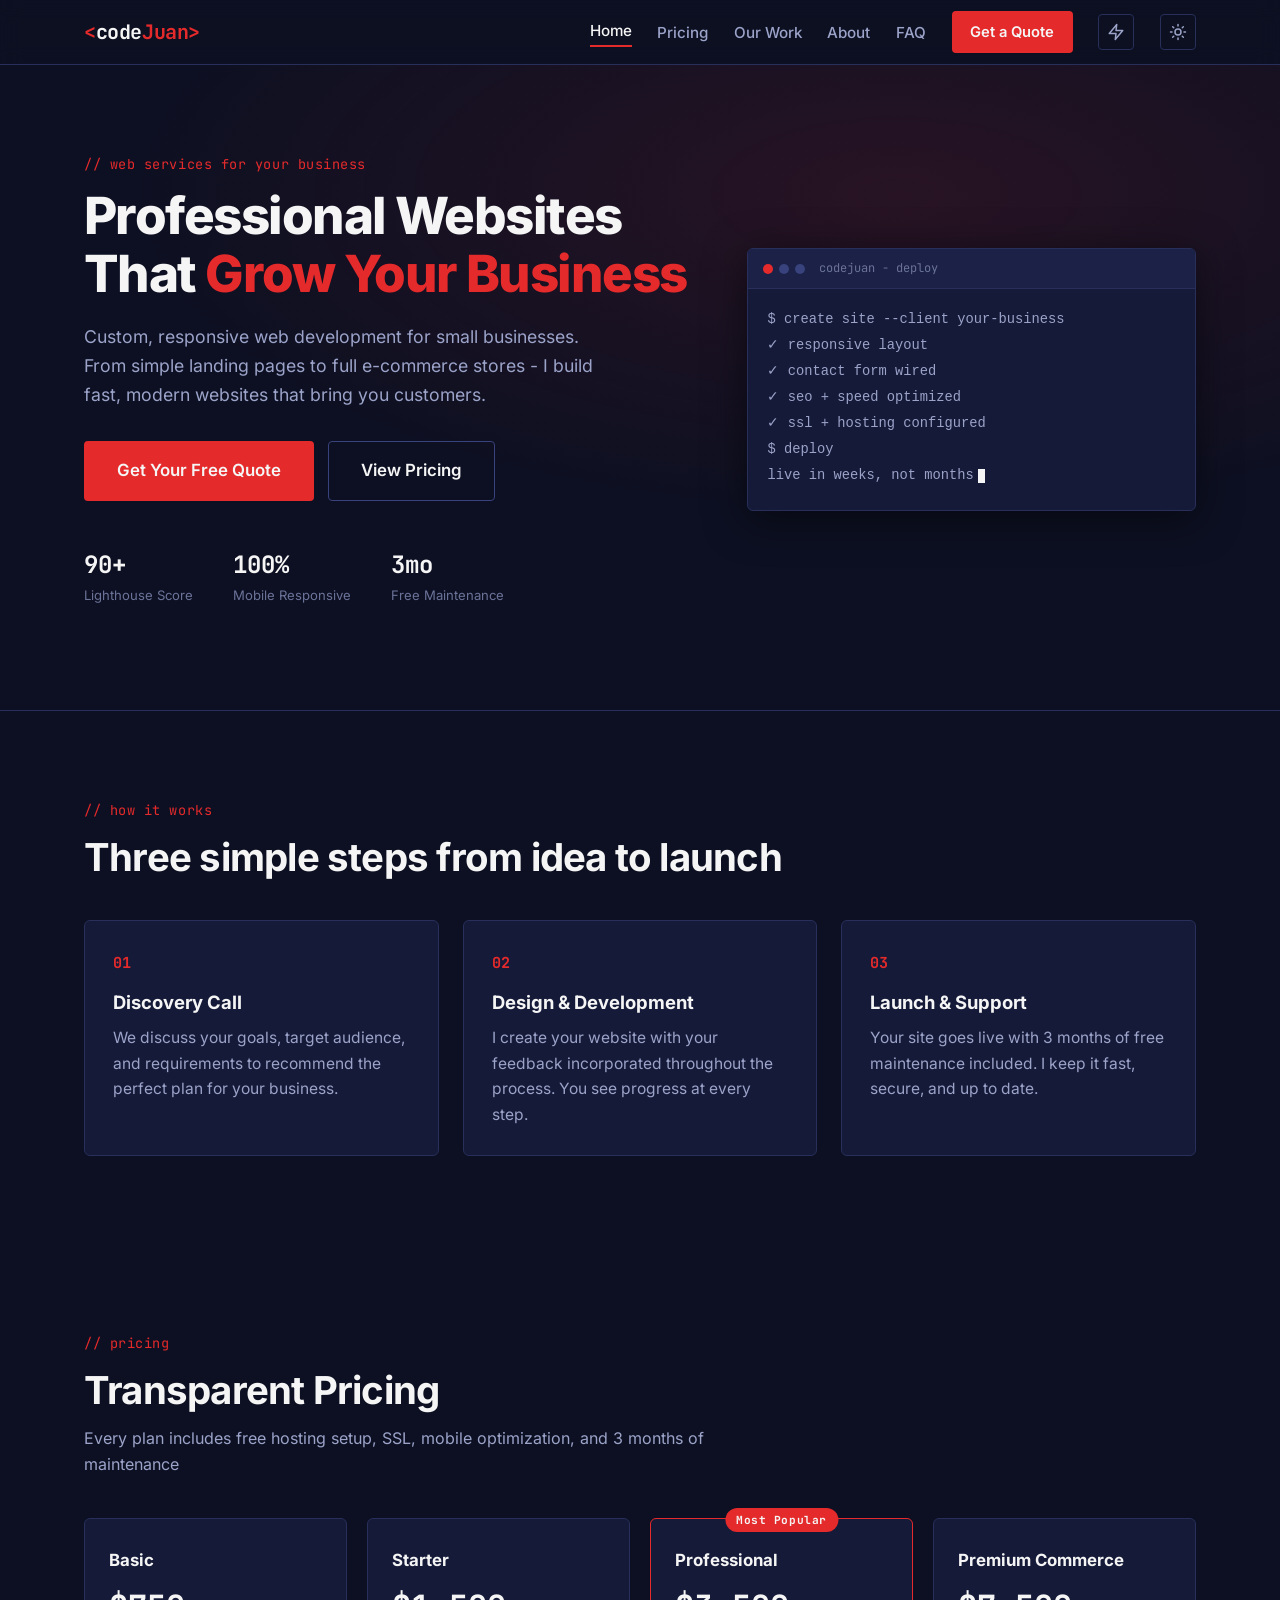
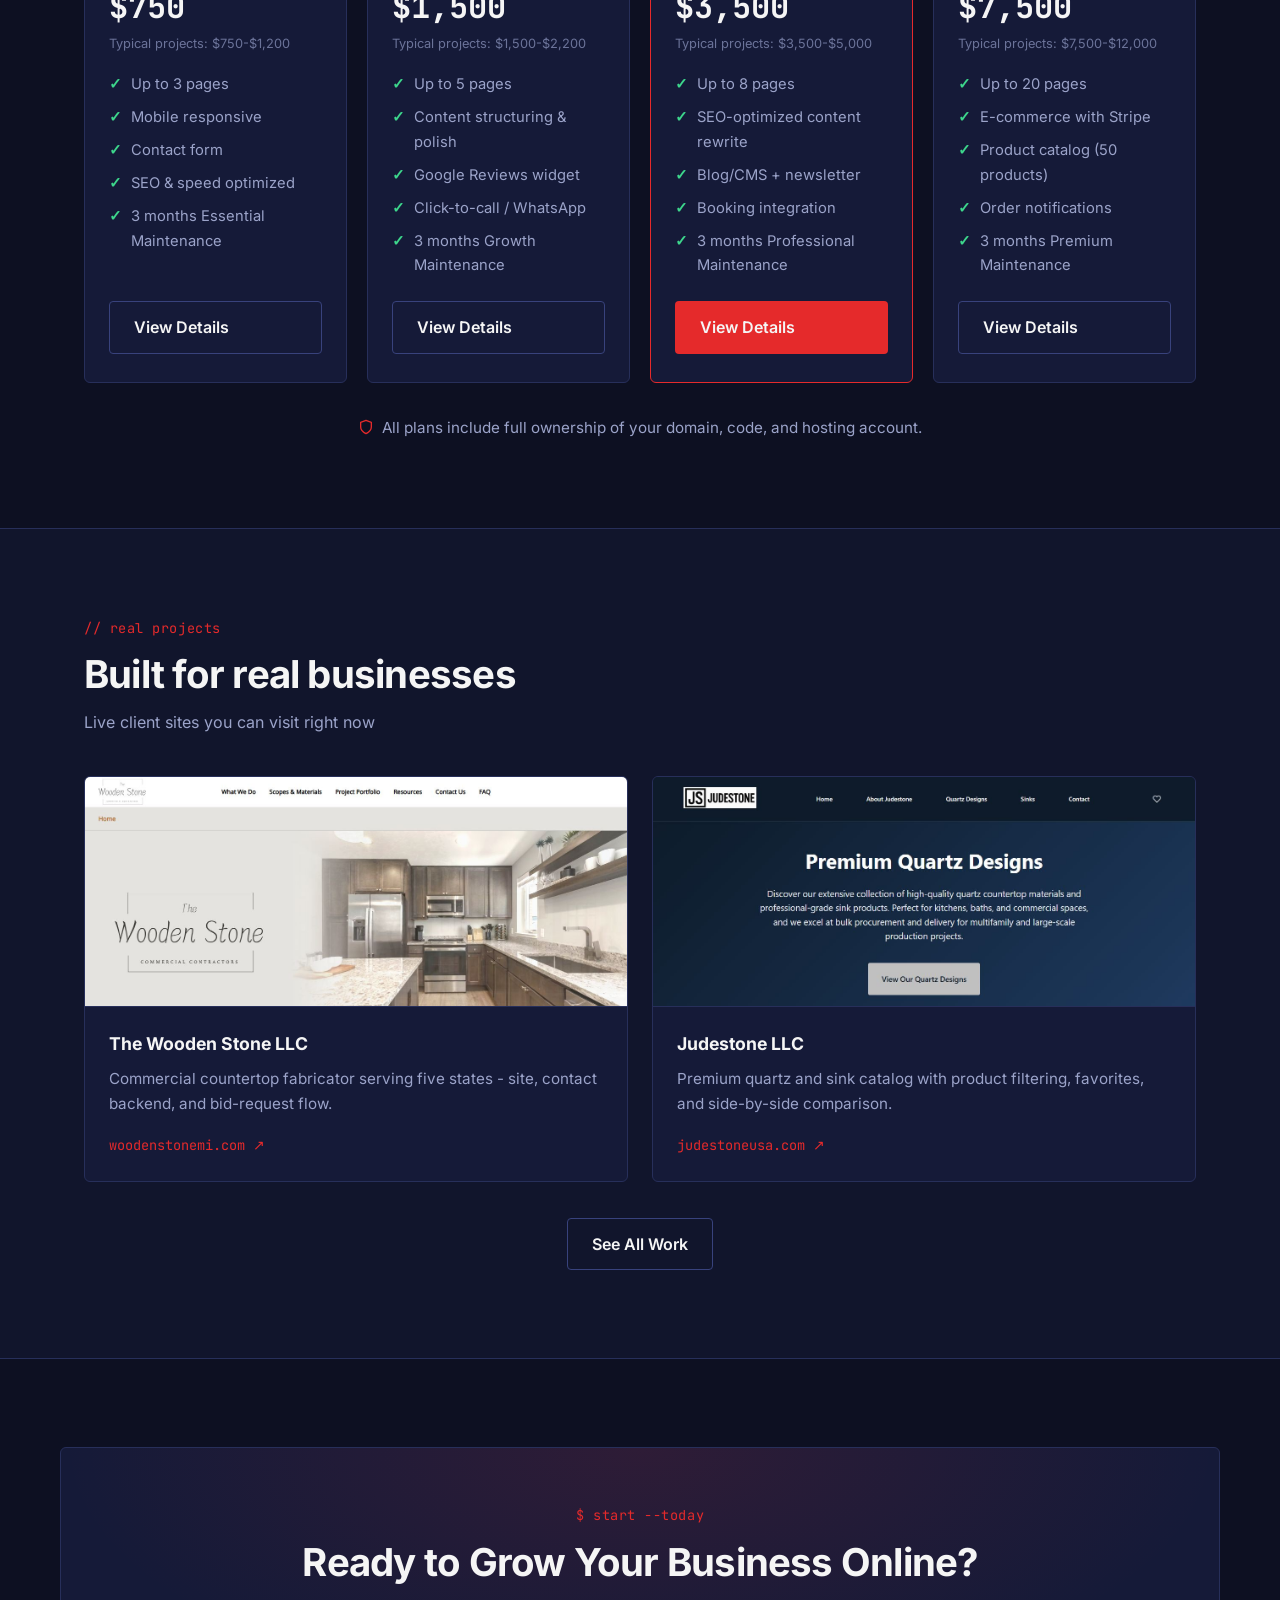
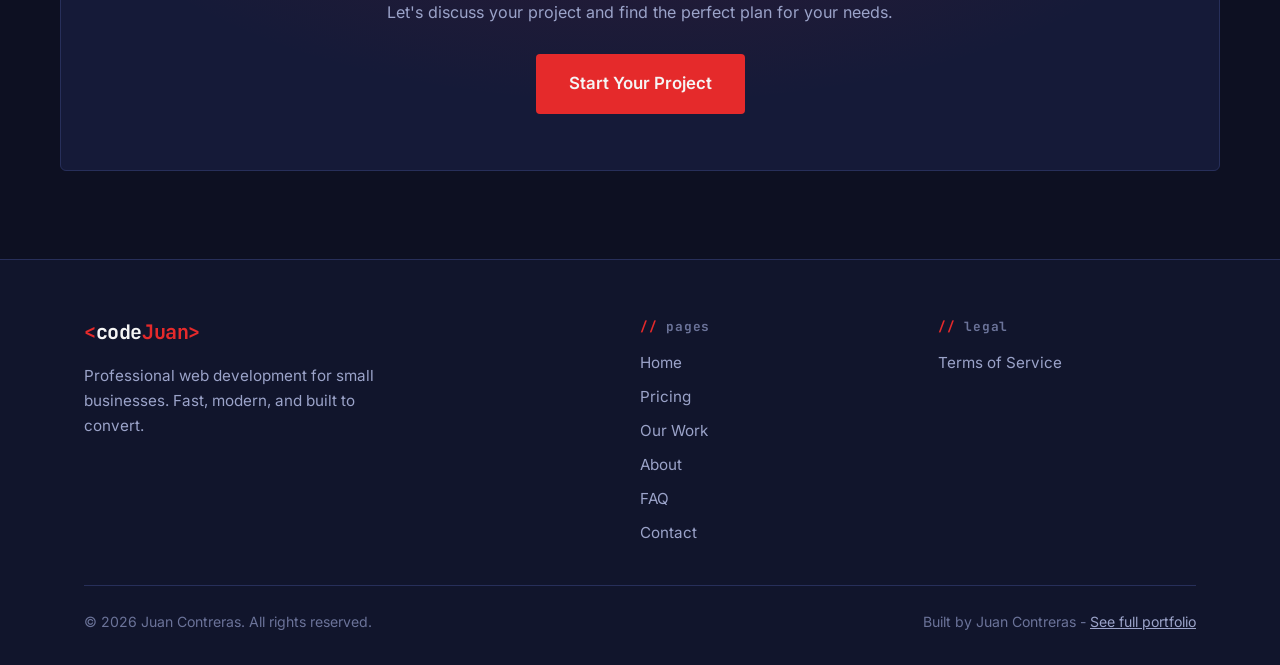
<file: index.html>
<!DOCTYPE html><html lang="en"> <head><meta charset="UTF-8"><meta name="viewport" content="width=device-width, initial-scale=1.0"><title>CodeJuan Web Services - Professional Web Development for Businesses</title><meta name="description" content="Professional web development services for businesses. Custom, responsive websites that help you grow online. Starting at $750 with free maintenance included."><meta name="author" content="Juan Contreras"><link rel="canonical" href="https://services.codejuan.com/"><meta property="og:title" content="CodeJuan Web Services - Professional Web Development"><meta property="og:description" content="Custom, responsive websites that help your business grow online. Starting at $750."><meta property="og:type" content="website"><meta property="og:url" content="https://services.codejuan.com/"><meta property="og:image" content="https://services.codejuan.com/og-image.png"><meta property="og:image:width" content="1200"><meta property="og:image:height" content="630"><meta name="twitter:card" content="summary_large_image"><meta name="twitter:title" content="CodeJuan Web Services - Professional Web Development"><meta name="twitter:description" content="Custom, responsive websites that help your business grow online. Starting at $750."><meta name="twitter:image" content="https://services.codejuan.com/og-image.png"><link rel="icon" href="/favicon.ico" sizes="any"><link rel="icon" href="/favicon.svg" type="image/svg+xml"><link rel="apple-touch-icon" href="/apple-touch-icon.png"><link rel="manifest" href="/site.webmanifest"><!-- set theme + motion before paint; dark is the default, continuity with the old key --><script>
      (function () {
        document.documentElement.classList.add('js');
        var stored = null;
        try {
          stored = localStorage.getItem('services-theme');
        } catch (e) {}
        if (stored === 'light') {
          document.documentElement.setAttribute('data-theme', 'light');
        }

        var motion = null;
        try {
          motion = localStorage.getItem('motion');
        } catch (e) {}
        if (motion !== 'full' && motion !== 'reduced') {
          motion =
            window.matchMedia && window.matchMedia('(prefers-reduced-motion: reduce)').matches ? 'reduced' : 'full';
        }
        document.documentElement.setAttribute('data-motion', motion);
      })();
    </script><script type="application/ld+json">
    {
      "@context": "https://schema.org",
      "@type": "ProfessionalService",
      "name": "CodeJuan Web Services",
      "description": "Professional web development services for small businesses",
      "url": "https://services.codejuan.com",
      "founder": {
        "@type": "Person",
        "name": "Juan Contreras"
      },
      "areaServed": "United States",
      "serviceType": "Web Development"
    }
  </script><link rel="stylesheet" href="/_astro/about.0-Ntxcn5.css">
<link rel="stylesheet" href="/_astro/index.6In61iDY.css"></head> <body> <a class="skip-link" href="#main">Skip to content</a> <header class="navbar" data-astro-cid-dmqpwcec> <div class="container nav-container" data-astro-cid-dmqpwcec> <a href="/index.html" class="nav-logo" aria-label="codeJuan home" data-astro-cid-dmqpwcec> <span class="wordmark" aria-label="codeJuan" data-astro-cid-hhuuaa7r> <span class="bracket" aria-hidden="true" data-astro-cid-hhuuaa7r>&lt;</span><span class="code" data-astro-cid-hhuuaa7r>code</span><span class="juan" data-astro-cid-hhuuaa7r>Juan</span><span class="bracket" aria-hidden="true" data-astro-cid-hhuuaa7r>&gt;</span> </span>  </a> <nav class="nav-menu" id="nav-menu" aria-label="Main navigation" data-astro-cid-dmqpwcec> <ul data-astro-cid-dmqpwcec> <li data-astro-cid-dmqpwcec> <a href="/index.html" class="nav-link" aria-current="page" data-astro-cid-dmqpwcec> Home </a> </li><li data-astro-cid-dmqpwcec> <a href="/pricing.html" class="nav-link" data-astro-cid-dmqpwcec> Pricing </a> </li><li data-astro-cid-dmqpwcec> <a href="/work.html" class="nav-link" data-astro-cid-dmqpwcec> Our Work </a> </li><li data-astro-cid-dmqpwcec> <a href="/about.html" class="nav-link" data-astro-cid-dmqpwcec> About </a> </li><li data-astro-cid-dmqpwcec> <a href="/faq.html" class="nav-link" data-astro-cid-dmqpwcec> FAQ </a> </li> <li data-astro-cid-dmqpwcec> <a href="/contact.html" class="btn btn-primary nav-cta" data-astro-cid-dmqpwcec>Get a Quote</a> </li> <li data-astro-cid-dmqpwcec> <button id="motion-toggle" class="theme-toggle" type="button" aria-pressed="true" aria-label="Turn off animations" data-astro-cid-dmqpwcec> <svg class="motion-icon" aria-hidden="true" width="18" height="18" viewBox="0 0 24 24" fill="none" stroke="currentColor" stroke-width="2" stroke-linecap="round" stroke-linejoin="round" data-astro-cid-dmqpwcec> <polygon points="13 2 3 14 12 14 11 22 21 10 12 10 13 2" data-astro-cid-dmqpwcec></polygon> </svg> </button> </li> <li data-astro-cid-dmqpwcec> <button id="theme-toggle" class="theme-toggle" type="button" aria-pressed="false" aria-label="Switch to light theme" data-astro-cid-dmqpwcec> <svg class="icon-sun" aria-hidden="true" width="18" height="18" viewBox="0 0 24 24" fill="none" stroke="currentColor" stroke-width="2" stroke-linecap="round" data-astro-cid-dmqpwcec> <circle cx="12" cy="12" r="4" data-astro-cid-dmqpwcec></circle> <path d="M12 2v2m0 16v2M4.9 4.9l1.4 1.4m11.4 11.4 1.4 1.4M2 12h2m16 0h2M4.9 19.1l1.4-1.4m11.4-11.4 1.4-1.4" data-astro-cid-dmqpwcec></path> </svg> <svg class="icon-moon" aria-hidden="true" width="18" height="18" viewBox="0 0 24 24" fill="none" stroke="currentColor" stroke-width="2" stroke-linecap="round" stroke-linejoin="round" data-astro-cid-dmqpwcec> <path d="M21 12.8A9 9 0 1 1 11.2 3a7 7 0 0 0 9.8 9.8z" data-astro-cid-dmqpwcec></path> </svg> </button> </li> </ul> </nav> <button class="hamburger" id="hamburger" type="button" aria-expanded="false" aria-controls="nav-menu" aria-label="Open menu" data-astro-cid-dmqpwcec> <span class="bar" data-astro-cid-dmqpwcec></span> <span class="bar" data-astro-cid-dmqpwcec></span> <span class="bar" data-astro-cid-dmqpwcec></span> </button> </div> </header>  <main id="main">    <section class="hero" data-astro-cid-j7pv25f6> <div class="container hero-grid" data-astro-cid-j7pv25f6> <div class="hero-content" data-astro-cid-j7pv25f6> <span class="eyebrow" data-astro-cid-j7pv25f6>// web services for your business</span> <h1 class="hero-title" data-astro-cid-j7pv25f6>Professional Websites That <span class="title-accent" data-astro-cid-j7pv25f6>Grow Your Business</span></h1> <p class="hero-subtitle" data-astro-cid-j7pv25f6>
Custom, responsive web development for small businesses. From simple landing pages to full e-commerce stores -
          I build fast, modern websites that bring you customers.
</p> <div class="hero-buttons" data-astro-cid-j7pv25f6> <a href="/contact.html" class="btn btn-primary btn-large" data-astro-cid-j7pv25f6>Get Your Free Quote</a> <a href="/pricing.html" class="btn btn-secondary btn-large" data-astro-cid-j7pv25f6>View Pricing</a> </div> <dl class="hero-stats" data-astro-cid-j7pv25f6> <div class="hero-stat" data-astro-cid-j7pv25f6> <dt data-astro-cid-j7pv25f6>Lighthouse Score</dt> <dd data-astro-cid-j7pv25f6>90+</dd> </div> <div class="hero-stat" data-astro-cid-j7pv25f6> <dt data-astro-cid-j7pv25f6>Mobile Responsive</dt> <dd data-astro-cid-j7pv25f6>100%</dd> </div> <div class="hero-stat" data-astro-cid-j7pv25f6> <dt data-astro-cid-j7pv25f6>Free Maintenance</dt> <dd data-astro-cid-j7pv25f6>3mo</dd> </div> </dl> </div> <div class="hero-visual" aria-hidden="true" data-astro-cid-j7pv25f6> <div class="terminal" data-astro-cid-j7pv25f6> <div class="terminal-bar" data-astro-cid-j7pv25f6> <span class="dot" data-astro-cid-j7pv25f6></span><span class="dot" data-astro-cid-j7pv25f6></span><span class="dot" data-astro-cid-j7pv25f6></span> <span class="terminal-title" data-astro-cid-j7pv25f6>codejuan - deploy</span> </div> <pre class="terminal-body" data-astro-cid-j7pv25f6><code data-astro-cid-j7pv25f6><span class="t-line" data-astro-cid-j7pv25f6><span class="t-prompt">$</span> create site --client your-business</span><span class="t-line" data-astro-cid-j7pv25f6><span class="t-ok">&#10003;</span> responsive layout</span><span class="t-line" data-astro-cid-j7pv25f6><span class="t-ok">&#10003;</span> contact form wired</span><span class="t-line" data-astro-cid-j7pv25f6><span class="t-ok">&#10003;</span> seo + speed optimized</span><span class="t-line" data-astro-cid-j7pv25f6><span class="t-ok">&#10003;</span> ssl + hosting configured</span><span class="t-line" data-astro-cid-j7pv25f6><span class="t-prompt">$</span> deploy</span><span class="t-line" data-astro-cid-j7pv25f6><span class="t-deploy">live in weeks, not months</span><span class="cursor"></span></span></code></pre> </div> </div> </div> </section>  <section class="section how-it-works" data-astro-cid-j7pv25f6> <div class="container" data-astro-cid-j7pv25f6> <span class="eyebrow" data-astro-cid-j7pv25f6>// how it works</span> <h2 class="section-title" data-astro-cid-j7pv25f6>Three simple steps from idea to launch</h2> <div class="steps-grid" data-astro-cid-j7pv25f6> <div class="step reveal" data-astro-cid-j7pv25f6> <span class="step-number" data-astro-cid-j7pv25f6>01</span> <h3 data-astro-cid-j7pv25f6>Discovery Call</h3> <p data-astro-cid-j7pv25f6>We discuss your goals, target audience, and requirements to recommend the perfect plan for your business.</p> </div> <div class="step reveal" data-astro-cid-j7pv25f6> <span class="step-number" data-astro-cid-j7pv25f6>02</span> <h3 data-astro-cid-j7pv25f6>Design & Development</h3> <p data-astro-cid-j7pv25f6>I create your website with your feedback incorporated throughout the process. You see progress at every step.</p> </div> <div class="step reveal" data-astro-cid-j7pv25f6> <span class="step-number" data-astro-cid-j7pv25f6>03</span> <h3 data-astro-cid-j7pv25f6>Launch & Support</h3> <p data-astro-cid-j7pv25f6>Your site goes live with 3 months of free maintenance included. I keep it fast, secure, and up to date.</p> </div> </div> </div> </section>  <section class="section pricing-overview" data-astro-cid-j7pv25f6> <div class="container" data-astro-cid-j7pv25f6> <span class="eyebrow" data-astro-cid-j7pv25f6>// pricing</span> <h2 class="section-title" data-astro-cid-j7pv25f6>Transparent Pricing</h2> <p class="section-subtitle" data-astro-cid-j7pv25f6>
Every plan includes free hosting setup, SSL, mobile optimization, and 3 months of maintenance
</p> <div class="pricing-cards" data-astro-cid-j7pv25f6> <div class="pricing-card reveal" data-astro-cid-j7pv25f6> <h3 data-astro-cid-j7pv25f6>Basic</h3> <div class="price" data-astro-cid-j7pv25f6>$750</div> <div class="price-note" data-astro-cid-j7pv25f6>Typical projects: $750-$1,200</div> <ul class="features-list" data-astro-cid-j7pv25f6> <li data-astro-cid-j7pv25f6>Up to 3 pages</li><li data-astro-cid-j7pv25f6>Mobile responsive</li><li data-astro-cid-j7pv25f6>Contact form</li><li data-astro-cid-j7pv25f6>SEO &amp; speed optimized</li><li data-astro-cid-j7pv25f6>3 months Essential Maintenance</li> </ul> <a href="/pricing.html" class="btn btn-secondary" data-astro-cid-j7pv25f6>View Details</a> </div> <div class="pricing-card reveal" data-astro-cid-j7pv25f6> <h3 data-astro-cid-j7pv25f6>Starter</h3> <div class="price" data-astro-cid-j7pv25f6>$1,500</div> <div class="price-note" data-astro-cid-j7pv25f6>Typical projects: $1,500-$2,200</div> <ul class="features-list" data-astro-cid-j7pv25f6> <li data-astro-cid-j7pv25f6>Up to 5 pages</li><li data-astro-cid-j7pv25f6>Content structuring &amp; polish</li><li data-astro-cid-j7pv25f6>Google Reviews widget</li><li data-astro-cid-j7pv25f6>Click-to-call / WhatsApp</li><li data-astro-cid-j7pv25f6>3 months Growth Maintenance</li> </ul> <a href="/pricing.html" class="btn btn-secondary" data-astro-cid-j7pv25f6>View Details</a> </div> <div class="pricing-card featured reveal" data-astro-cid-j7pv25f6> <div class="plan-badge" data-astro-cid-j7pv25f6>Most Popular</div> <h3 data-astro-cid-j7pv25f6>Professional</h3> <div class="price" data-astro-cid-j7pv25f6>$3,500</div> <div class="price-note" data-astro-cid-j7pv25f6>Typical projects: $3,500-$5,000</div> <ul class="features-list" data-astro-cid-j7pv25f6> <li data-astro-cid-j7pv25f6>Up to 8 pages</li><li data-astro-cid-j7pv25f6>SEO-optimized content rewrite</li><li data-astro-cid-j7pv25f6>Blog/CMS + newsletter</li><li data-astro-cid-j7pv25f6>Booking integration</li><li data-astro-cid-j7pv25f6>3 months Professional Maintenance</li> </ul> <a href="/pricing.html" class="btn btn-primary" data-astro-cid-j7pv25f6>View Details</a> </div> <div class="pricing-card reveal" data-astro-cid-j7pv25f6> <h3 data-astro-cid-j7pv25f6>Premium Commerce</h3> <div class="price" data-astro-cid-j7pv25f6>$7,500</div> <div class="price-note" data-astro-cid-j7pv25f6>Typical projects: $7,500-$12,000</div> <ul class="features-list" data-astro-cid-j7pv25f6> <li data-astro-cid-j7pv25f6>Up to 20 pages</li><li data-astro-cid-j7pv25f6>E-commerce with Stripe</li><li data-astro-cid-j7pv25f6>Product catalog (50 products)</li><li data-astro-cid-j7pv25f6>Order notifications</li><li data-astro-cid-j7pv25f6>3 months Premium Maintenance</li> </ul> <a href="/pricing.html" class="btn btn-secondary" data-astro-cid-j7pv25f6>View Details</a> </div> </div> <p class="ownership-note" data-astro-cid-j7pv25f6> <svg aria-hidden="true" width="16" height="16" viewBox="0 0 24 24" fill="none" stroke="currentColor" stroke-width="2" stroke-linecap="round" stroke-linejoin="round" data-astro-cid-j7pv25f6> <path d="M12 22s8-4 8-10V5l-8-3-8 3v7c0 6 8 10 8 10z" data-astro-cid-j7pv25f6></path> </svg>
All plans include full ownership of your domain, code, and hosting account.
</p> </div> </section>  <section class="section real-work" data-astro-cid-j7pv25f6> <div class="container" data-astro-cid-j7pv25f6> <span class="eyebrow" data-astro-cid-j7pv25f6>// real projects</span> <h2 class="section-title" data-astro-cid-j7pv25f6>Built for real businesses</h2> <p class="section-subtitle" data-astro-cid-j7pv25f6>Live client sites you can visit right now</p> <div class="work-grid" data-astro-cid-j7pv25f6> <a href="https://woodenstonemi.com" target="_blank" rel="noopener noreferrer" class="work-card reveal" data-astro-cid-j7pv25f6> <img src="/images/woodenstone-home.jpg" alt="The Wooden Stone LLC website homepage" loading="lazy" width="1280" height="800" data-astro-cid-j7pv25f6> <div class="work-info" data-astro-cid-j7pv25f6> <h3 data-astro-cid-j7pv25f6>The Wooden Stone LLC</h3> <p data-astro-cid-j7pv25f6>Commercial countertop fabricator serving five states - site, contact backend, and bid-request flow.</p> <span class="work-link" data-astro-cid-j7pv25f6>woodenstonemi.com &#8599;</span> </div> </a> <a href="https://judestoneusa.com" target="_blank" rel="noopener noreferrer" class="work-card reveal" data-astro-cid-j7pv25f6> <img src="/images/judestone-home.jpg" alt="Judestone LLC website homepage" loading="lazy" width="1280" height="800" data-astro-cid-j7pv25f6> <div class="work-info" data-astro-cid-j7pv25f6> <h3 data-astro-cid-j7pv25f6>Judestone LLC</h3> <p data-astro-cid-j7pv25f6>Premium quartz and sink catalog with product filtering, favorites, and side-by-side comparison.</p> <span class="work-link" data-astro-cid-j7pv25f6>judestoneusa.com &#8599;</span> </div> </a> </div> <div class="work-more" data-astro-cid-j7pv25f6> <a href="/work.html" class="btn btn-secondary" data-astro-cid-j7pv25f6>See All Work</a> </div> </div> </section>  <section class="section cta-section" data-astro-cid-j7pv25f6> <div class="container cta-panel reveal" data-astro-cid-j7pv25f6> <span class="eyebrow" data-astro-cid-j7pv25f6>$ start --today</span> <h2 class="section-title" data-astro-cid-j7pv25f6>Ready to Grow Your Business Online?</h2> <p data-astro-cid-j7pv25f6>Let's discuss your project and find the perfect plan for your needs.</p> <a href="/contact.html" class="btn btn-primary btn-large" data-astro-cid-j7pv25f6>Start Your Project</a> </div> </section>  </main> <footer class="footer" data-astro-cid-sz7xmlte> <div class="container" data-astro-cid-sz7xmlte> <div class="footer-grid" data-astro-cid-sz7xmlte> <div class="footer-brand" data-astro-cid-sz7xmlte> <span class="wordmark" aria-label="codeJuan" data-astro-cid-hhuuaa7r> <span class="bracket" aria-hidden="true" data-astro-cid-hhuuaa7r>&lt;</span><span class="code" data-astro-cid-hhuuaa7r>code</span><span class="juan" data-astro-cid-hhuuaa7r>Juan</span><span class="bracket" aria-hidden="true" data-astro-cid-hhuuaa7r>&gt;</span> </span>  <p data-astro-cid-sz7xmlte>Professional web development for small businesses. Fast, modern, and built to convert.</p> </div> <div class="footer-links" data-astro-cid-sz7xmlte> <h4 data-astro-cid-sz7xmlte>Pages</h4> <a href="/index.html" data-astro-cid-sz7xmlte>Home</a> <a href="/pricing.html" data-astro-cid-sz7xmlte>Pricing</a> <a href="/work.html" data-astro-cid-sz7xmlte>Our Work</a> <a href="/about.html" data-astro-cid-sz7xmlte>About</a> <a href="/faq.html" data-astro-cid-sz7xmlte>FAQ</a> <a href="/contact.html" data-astro-cid-sz7xmlte>Contact</a> </div> <div class="footer-links" data-astro-cid-sz7xmlte> <h4 data-astro-cid-sz7xmlte>Legal</h4> <a href="/terms.html" data-astro-cid-sz7xmlte>Terms of Service</a> </div> </div> <div class="footer-bottom" data-astro-cid-sz7xmlte> <p data-astro-cid-sz7xmlte>&copy; 2026 Juan Contreras. All rights reserved.</p> <p data-astro-cid-sz7xmlte>
Built by Juan Contreras - <a href="https://codejuan.com" target="_blank" rel="noopener noreferrer" data-astro-cid-sz7xmlte>See full portfolio</a> </p> </div> </div> </footer>  <script type="module">const o=document.getElementById("theme-toggle");if(o){const t=e=>{e?document.documentElement.setAttribute("data-theme","light"):document.documentElement.removeAttribute("data-theme"),o.setAttribute("aria-pressed",String(e)),o.setAttribute("aria-label",e?"Switch to dark theme":"Switch to light theme")};t(document.documentElement.getAttribute("data-theme")==="light"),o.addEventListener("click",()=>{const e=document.documentElement.getAttribute("data-theme")!=="light";t(e);try{localStorage.setItem("services-theme",e?"light":"dark")}catch{}})}const i=document.getElementById("motion-toggle");if(i){const t=e=>{document.documentElement.setAttribute("data-motion",e?"full":"reduced"),i.setAttribute("aria-pressed",String(e)),i.setAttribute("aria-label",e?"Turn off animations":"Turn on animations")};t(document.documentElement.getAttribute("data-motion")!=="reduced"),i.addEventListener("click",()=>{const e=document.documentElement.getAttribute("data-motion")==="reduced";t(e);try{localStorage.setItem("motion",e?"full":"reduced")}catch{}})}const r=document.getElementById("hamburger"),c=document.getElementById("nav-menu");r&&c&&r.addEventListener("click",()=>{const t=c.classList.toggle("open");r.setAttribute("aria-expanded",String(t)),r.setAttribute("aria-label",t?"Close menu":"Open menu")});const a=document.querySelectorAll(".reveal");if(a.length&&"IntersectionObserver"in window){const t=new IntersectionObserver(e=>{e.forEach(n=>{n.isIntersecting&&(n.target.classList.add("visible"),t.unobserve(n.target))})},{threshold:.12});a.forEach(e=>t.observe(e))}else a.forEach(t=>t.classList.add("visible"));</script> <!-- Cloudflare Web Analytics --> <script defer src="https://static.cloudflareinsights.com/beacon.min.js" data-cf-beacon="{&quot;token&quot;: &quot;25fb6c946af84f7faee1562d5176967d&quot;}"></script> </body> </html>
</file>
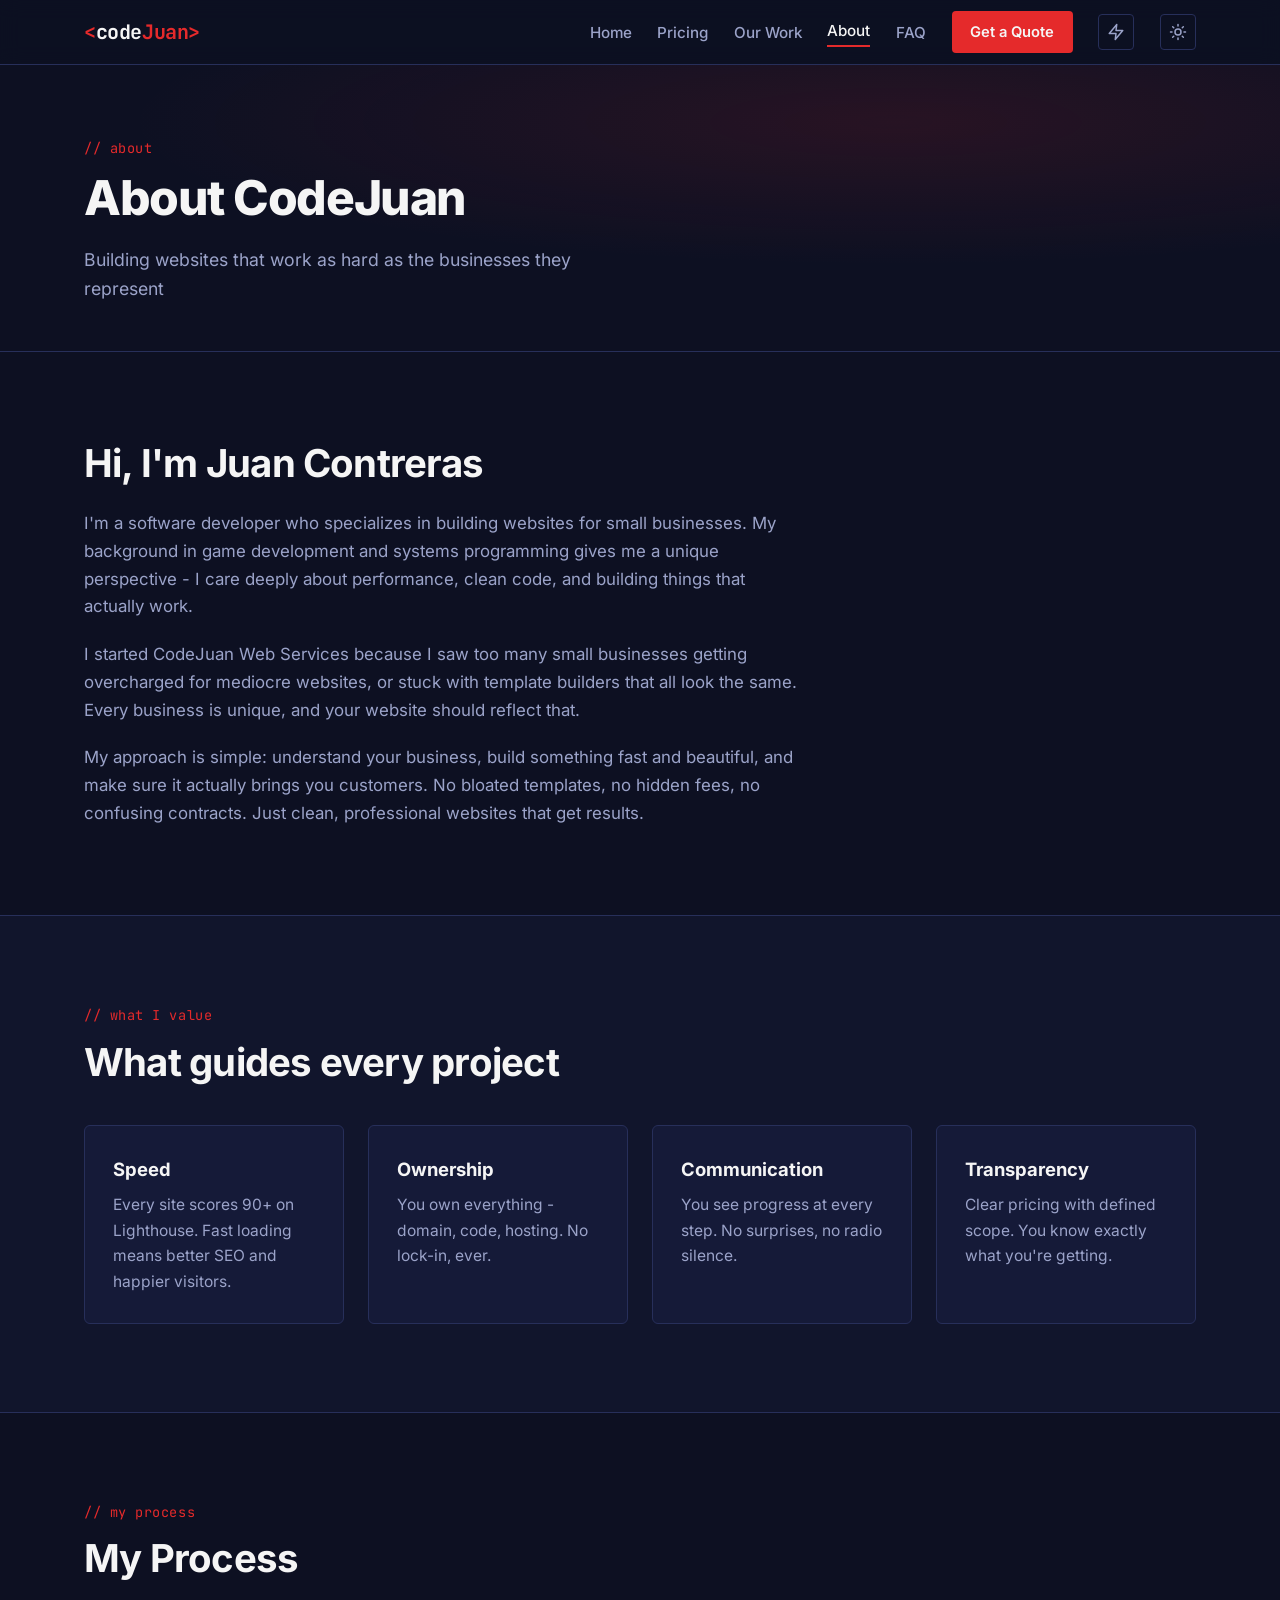
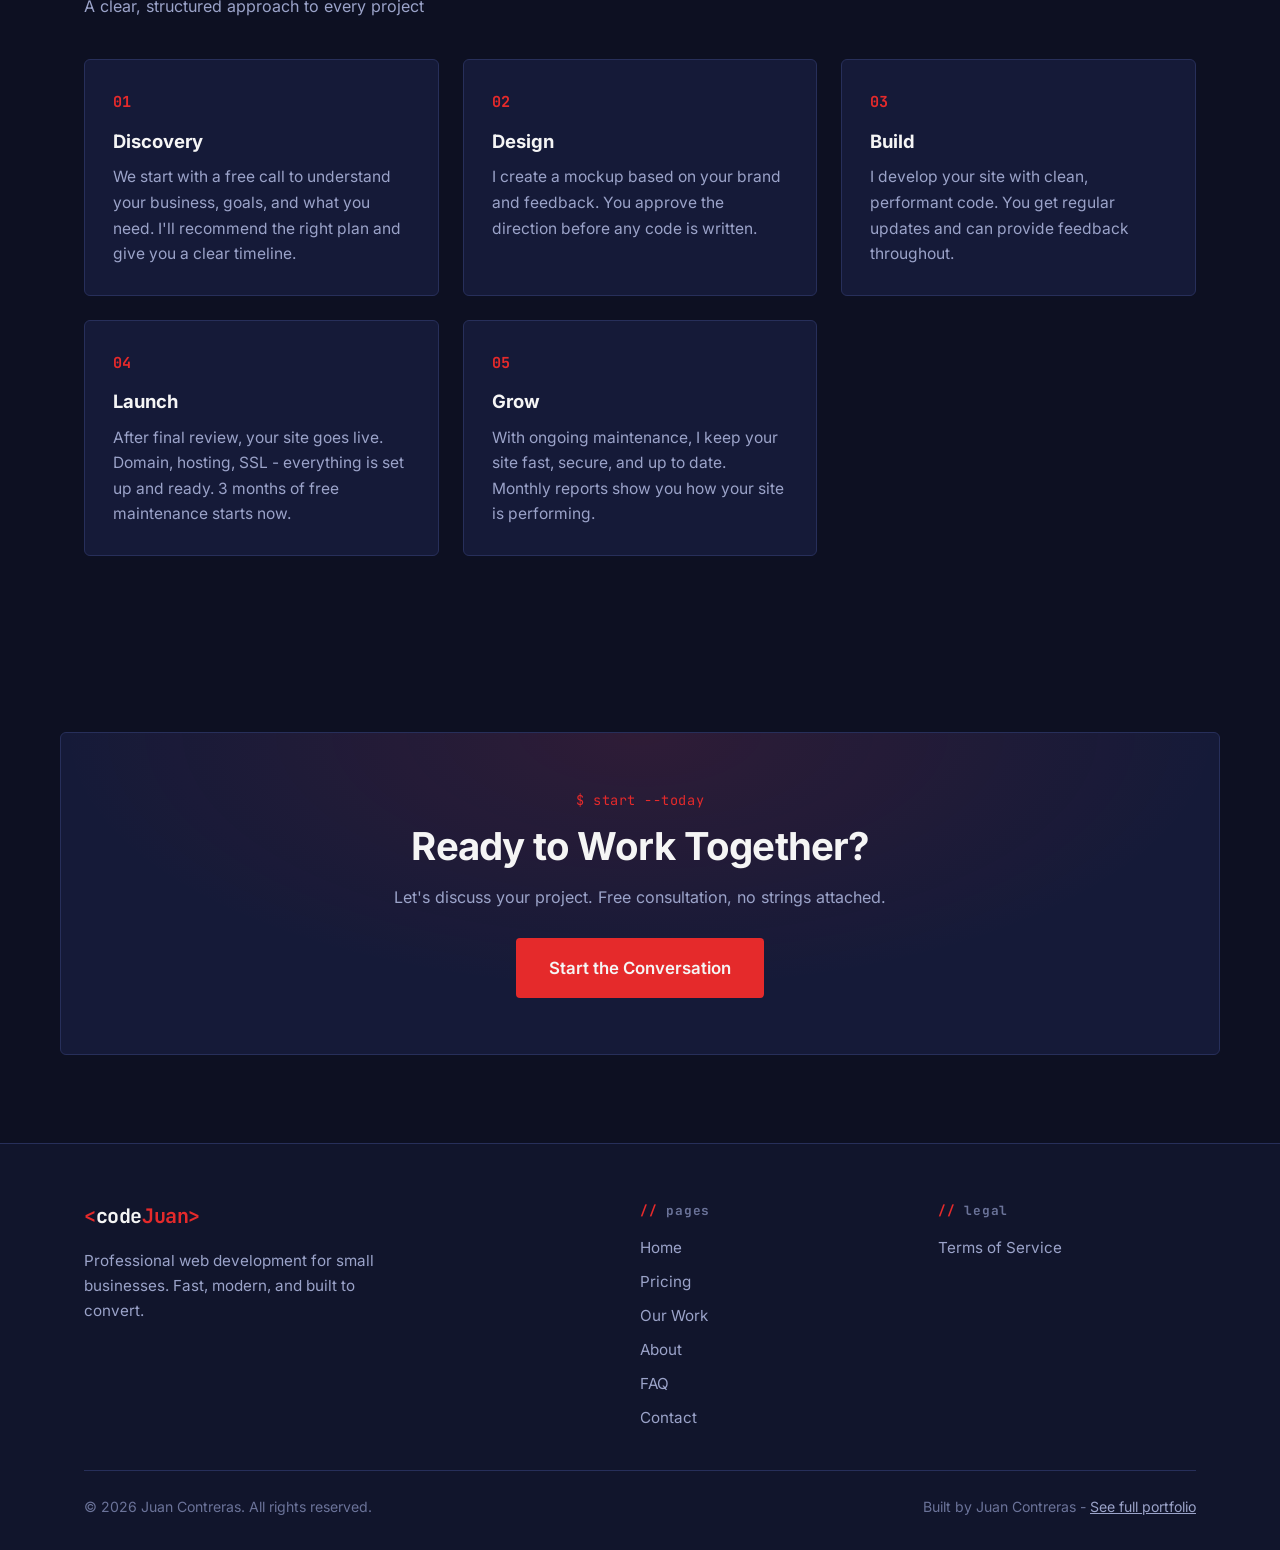
<file: about.html>
<!DOCTYPE html><html lang="en"> <head><meta charset="UTF-8"><meta name="viewport" content="width=device-width, initial-scale=1.0"><title>About - CodeJuan Web Services</title><meta name="description" content="Learn about CodeJuan Web Services. Professional web development for small businesses, built with care by Juan Contreras."><meta name="author" content="Juan Contreras"><link rel="canonical" href="https://services.codejuan.com/about.html"><meta property="og:title" content="About - CodeJuan Web Services"><meta property="og:description" content="Professional web development for small businesses, built with care."><meta property="og:type" content="website"><meta property="og:url" content="https://services.codejuan.com/about.html"><meta property="og:image" content="https://services.codejuan.com/og-image.png"><meta property="og:image:width" content="1200"><meta property="og:image:height" content="630"><meta name="twitter:card" content="summary_large_image"><meta name="twitter:title" content="About - CodeJuan Web Services"><meta name="twitter:description" content="Professional web development for small businesses, built with care."><meta name="twitter:image" content="https://services.codejuan.com/og-image.png"><link rel="icon" href="/favicon.ico" sizes="any"><link rel="icon" href="/favicon.svg" type="image/svg+xml"><link rel="apple-touch-icon" href="/apple-touch-icon.png"><link rel="manifest" href="/site.webmanifest"><!-- set theme + motion before paint; dark is the default, continuity with the old key --><script>
      (function () {
        document.documentElement.classList.add('js');
        var stored = null;
        try {
          stored = localStorage.getItem('services-theme');
        } catch (e) {}
        if (stored === 'light') {
          document.documentElement.setAttribute('data-theme', 'light');
        }

        var motion = null;
        try {
          motion = localStorage.getItem('motion');
        } catch (e) {}
        if (motion !== 'full' && motion !== 'reduced') {
          motion =
            window.matchMedia && window.matchMedia('(prefers-reduced-motion: reduce)').matches ? 'reduced' : 'full';
        }
        document.documentElement.setAttribute('data-motion', motion);
      })();
    </script><link rel="stylesheet" href="/_astro/about.0-Ntxcn5.css">
<style>.page-header[data-astro-cid-kh7btl4r]{padding:4.5rem 0 3rem;border-bottom:1px solid var(--border);background:radial-gradient(ellipse 60% 50% at 70% 20%,var(--accent-soft),transparent),var(--bg)}.page-title[data-astro-cid-kh7btl4r]{font-size:clamp(2rem,4vw,3rem);font-weight:800;letter-spacing:-.03em;line-height:1.12}.page-subtitle[data-astro-cid-kh7btl4r]{color:var(--text-muted);font-size:1.1rem;margin-top:1.25rem;max-width:560px}.story-grid[data-astro-cid-kh7btl4r]{margin-top:1.5rem;max-width:760px}.story-body[data-astro-cid-kh7btl4r]{max-width:720px}.story-body[data-astro-cid-kh7btl4r] p[data-astro-cid-kh7btl4r]{color:var(--text-muted);font-size:1.05rem}.story-body[data-astro-cid-kh7btl4r] p[data-astro-cid-kh7btl4r]+p[data-astro-cid-kh7btl4r]{margin-top:1.25rem}.values[data-astro-cid-kh7btl4r]{background:var(--bg-raised);border-top:1px solid var(--border);border-bottom:1px solid var(--border)}.values-grid[data-astro-cid-kh7btl4r]{display:grid;grid-template-columns:repeat(4,1fr);gap:1.5rem;margin-top:2.5rem}.value-card[data-astro-cid-kh7btl4r]{background:var(--surface);border:1px solid var(--border);border-radius:var(--radius);padding:1.75rem;transition:border-color .2s ease,transform .2s ease}.value-card[data-astro-cid-kh7btl4r]:hover{border-color:var(--border-strong);transform:translateY(-3px)}.value-card[data-astro-cid-kh7btl4r] h3[data-astro-cid-kh7btl4r]{font-size:1.15rem}.value-card[data-astro-cid-kh7btl4r] p[data-astro-cid-kh7btl4r]{color:var(--text-muted);font-size:.97rem;margin-top:.5rem}.process-grid[data-astro-cid-kh7btl4r]{display:grid;grid-template-columns:repeat(3,1fr);gap:1.5rem;margin-top:2.5rem}.step[data-astro-cid-kh7btl4r]{background:var(--surface);border:1px solid var(--border);border-radius:var(--radius);padding:1.75rem;transition:border-color .2s ease}.step[data-astro-cid-kh7btl4r]:hover{border-color:var(--border-strong)}.step-number[data-astro-cid-kh7btl4r]{font-family:var(--mono);font-weight:700;color:var(--red);font-size:.95rem}.step[data-astro-cid-kh7btl4r] h3[data-astro-cid-kh7btl4r]{margin:.7rem 0 .5rem;font-size:1.15rem}.step[data-astro-cid-kh7btl4r] p[data-astro-cid-kh7btl4r]{color:var(--text-muted);font-size:.97rem}.cta-panel[data-astro-cid-kh7btl4r]{text-align:center;background:var(--surface);border:1px solid var(--border);border-radius:var(--radius);padding:3.5rem 2rem;background:radial-gradient(ellipse 50% 80% at 50% 0%,var(--accent-soft),transparent),var(--surface)}.cta-panel[data-astro-cid-kh7btl4r] p[data-astro-cid-kh7btl4r]{color:var(--text-muted);margin:.9rem 0 1.75rem}@media(max-width:1000px){.values-grid[data-astro-cid-kh7btl4r]{grid-template-columns:repeat(2,1fr)}}@media(max-width:880px){.process-grid[data-astro-cid-kh7btl4r]{grid-template-columns:1fr}}@media(max-width:560px){.values-grid[data-astro-cid-kh7btl4r]{grid-template-columns:1fr}}
</style></head> <body> <a class="skip-link" href="#main">Skip to content</a> <header class="navbar" data-astro-cid-dmqpwcec> <div class="container nav-container" data-astro-cid-dmqpwcec> <a href="/index.html" class="nav-logo" aria-label="codeJuan home" data-astro-cid-dmqpwcec> <span class="wordmark" aria-label="codeJuan" data-astro-cid-hhuuaa7r> <span class="bracket" aria-hidden="true" data-astro-cid-hhuuaa7r>&lt;</span><span class="code" data-astro-cid-hhuuaa7r>code</span><span class="juan" data-astro-cid-hhuuaa7r>Juan</span><span class="bracket" aria-hidden="true" data-astro-cid-hhuuaa7r>&gt;</span> </span>  </a> <nav class="nav-menu" id="nav-menu" aria-label="Main navigation" data-astro-cid-dmqpwcec> <ul data-astro-cid-dmqpwcec> <li data-astro-cid-dmqpwcec> <a href="/index.html" class="nav-link" data-astro-cid-dmqpwcec> Home </a> </li><li data-astro-cid-dmqpwcec> <a href="/pricing.html" class="nav-link" data-astro-cid-dmqpwcec> Pricing </a> </li><li data-astro-cid-dmqpwcec> <a href="/work.html" class="nav-link" data-astro-cid-dmqpwcec> Our Work </a> </li><li data-astro-cid-dmqpwcec> <a href="/about.html" class="nav-link" aria-current="page" data-astro-cid-dmqpwcec> About </a> </li><li data-astro-cid-dmqpwcec> <a href="/faq.html" class="nav-link" data-astro-cid-dmqpwcec> FAQ </a> </li> <li data-astro-cid-dmqpwcec> <a href="/contact.html" class="btn btn-primary nav-cta" data-astro-cid-dmqpwcec>Get a Quote</a> </li> <li data-astro-cid-dmqpwcec> <button id="motion-toggle" class="theme-toggle" type="button" aria-pressed="true" aria-label="Turn off animations" data-astro-cid-dmqpwcec> <svg class="motion-icon" aria-hidden="true" width="18" height="18" viewBox="0 0 24 24" fill="none" stroke="currentColor" stroke-width="2" stroke-linecap="round" stroke-linejoin="round" data-astro-cid-dmqpwcec> <polygon points="13 2 3 14 12 14 11 22 21 10 12 10 13 2" data-astro-cid-dmqpwcec></polygon> </svg> </button> </li> <li data-astro-cid-dmqpwcec> <button id="theme-toggle" class="theme-toggle" type="button" aria-pressed="false" aria-label="Switch to light theme" data-astro-cid-dmqpwcec> <svg class="icon-sun" aria-hidden="true" width="18" height="18" viewBox="0 0 24 24" fill="none" stroke="currentColor" stroke-width="2" stroke-linecap="round" data-astro-cid-dmqpwcec> <circle cx="12" cy="12" r="4" data-astro-cid-dmqpwcec></circle> <path d="M12 2v2m0 16v2M4.9 4.9l1.4 1.4m11.4 11.4 1.4 1.4M2 12h2m16 0h2M4.9 19.1l1.4-1.4m11.4-11.4 1.4-1.4" data-astro-cid-dmqpwcec></path> </svg> <svg class="icon-moon" aria-hidden="true" width="18" height="18" viewBox="0 0 24 24" fill="none" stroke="currentColor" stroke-width="2" stroke-linecap="round" stroke-linejoin="round" data-astro-cid-dmqpwcec> <path d="M21 12.8A9 9 0 1 1 11.2 3a7 7 0 0 0 9.8 9.8z" data-astro-cid-dmqpwcec></path> </svg> </button> </li> </ul> </nav> <button class="hamburger" id="hamburger" type="button" aria-expanded="false" aria-controls="nav-menu" aria-label="Open menu" data-astro-cid-dmqpwcec> <span class="bar" data-astro-cid-dmqpwcec></span> <span class="bar" data-astro-cid-dmqpwcec></span> <span class="bar" data-astro-cid-dmqpwcec></span> </button> </div> </header>  <main id="main">   <section class="page-header" data-astro-cid-kh7btl4r> <div class="container" data-astro-cid-kh7btl4r> <span class="eyebrow" data-astro-cid-kh7btl4r>// about</span> <h1 class="page-title" data-astro-cid-kh7btl4r>About CodeJuan</h1> <p class="page-subtitle" data-astro-cid-kh7btl4r>Building websites that work as hard as the businesses they represent</p> </div> </section>  <section class="section story" data-astro-cid-kh7btl4r> <div class="container" data-astro-cid-kh7btl4r> <h2 class="section-title" data-astro-cid-kh7btl4r>Hi, I'm Juan Contreras</h2> <div class="story-grid" data-astro-cid-kh7btl4r> <div class="story-body" data-astro-cid-kh7btl4r> <p data-astro-cid-kh7btl4r>
I'm a software developer who specializes in building websites for small businesses. My background in game
            development and systems programming gives me a unique perspective - I care deeply about performance, clean
            code, and building things that actually work.
</p> <p data-astro-cid-kh7btl4r>
I started CodeJuan Web Services because I saw too many small businesses getting overcharged for mediocre
            websites, or stuck with template builders that all look the same. Every business is unique, and your website
            should reflect that.
</p> <p data-astro-cid-kh7btl4r>
My approach is simple: understand your business, build something fast and beautiful, and make sure it
            actually brings you customers. No bloated templates, no hidden fees, no confusing contracts. Just clean,
            professional websites that get results.
</p> </div> </div> </div> </section>  <section class="section values" data-astro-cid-kh7btl4r> <div class="container" data-astro-cid-kh7btl4r> <span class="eyebrow" data-astro-cid-kh7btl4r>// what I value</span> <h2 class="section-title" data-astro-cid-kh7btl4r>What guides every project</h2> <div class="values-grid" data-astro-cid-kh7btl4r> <div class="value-card reveal" data-astro-cid-kh7btl4r> <h3 data-astro-cid-kh7btl4r>Speed</h3> <p data-astro-cid-kh7btl4r>Every site scores 90+ on Lighthouse. Fast loading means better SEO and happier visitors.</p> </div><div class="value-card reveal" data-astro-cid-kh7btl4r> <h3 data-astro-cid-kh7btl4r>Ownership</h3> <p data-astro-cid-kh7btl4r>You own everything - domain, code, hosting. No lock-in, ever.</p> </div><div class="value-card reveal" data-astro-cid-kh7btl4r> <h3 data-astro-cid-kh7btl4r>Communication</h3> <p data-astro-cid-kh7btl4r>You see progress at every step. No surprises, no radio silence.</p> </div><div class="value-card reveal" data-astro-cid-kh7btl4r> <h3 data-astro-cid-kh7btl4r>Transparency</h3> <p data-astro-cid-kh7btl4r>Clear pricing with defined scope. You know exactly what you&#39;re getting.</p> </div> </div> </div> </section>  <section class="section process" data-astro-cid-kh7btl4r> <div class="container" data-astro-cid-kh7btl4r> <span class="eyebrow" data-astro-cid-kh7btl4r>// my process</span> <h2 class="section-title" data-astro-cid-kh7btl4r>My Process</h2> <p class="section-subtitle" data-astro-cid-kh7btl4r>A clear, structured approach to every project</p> <div class="process-grid" data-astro-cid-kh7btl4r> <div class="step reveal" data-astro-cid-kh7btl4r> <span class="step-number" data-astro-cid-kh7btl4r>01</span> <h3 data-astro-cid-kh7btl4r>Discovery</h3> <p data-astro-cid-kh7btl4r>We start with a free call to understand your business, goals, and what you need. I&#39;ll recommend the right plan and give you a clear timeline.</p> </div><div class="step reveal" data-astro-cid-kh7btl4r> <span class="step-number" data-astro-cid-kh7btl4r>02</span> <h3 data-astro-cid-kh7btl4r>Design</h3> <p data-astro-cid-kh7btl4r>I create a mockup based on your brand and feedback. You approve the direction before any code is written.</p> </div><div class="step reveal" data-astro-cid-kh7btl4r> <span class="step-number" data-astro-cid-kh7btl4r>03</span> <h3 data-astro-cid-kh7btl4r>Build</h3> <p data-astro-cid-kh7btl4r>I develop your site with clean, performant code. You get regular updates and can provide feedback throughout.</p> </div><div class="step reveal" data-astro-cid-kh7btl4r> <span class="step-number" data-astro-cid-kh7btl4r>04</span> <h3 data-astro-cid-kh7btl4r>Launch</h3> <p data-astro-cid-kh7btl4r>After final review, your site goes live. Domain, hosting, SSL - everything is set up and ready. 3 months of free maintenance starts now.</p> </div><div class="step reveal" data-astro-cid-kh7btl4r> <span class="step-number" data-astro-cid-kh7btl4r>05</span> <h3 data-astro-cid-kh7btl4r>Grow</h3> <p data-astro-cid-kh7btl4r>With ongoing maintenance, I keep your site fast, secure, and up to date. Monthly reports show you how your site is performing.</p> </div> </div> </div> </section>  <section class="section cta-section" data-astro-cid-kh7btl4r> <div class="container cta-panel reveal" data-astro-cid-kh7btl4r> <span class="eyebrow" data-astro-cid-kh7btl4r>$ start --today</span> <h2 class="section-title" data-astro-cid-kh7btl4r>Ready to Work Together?</h2> <p data-astro-cid-kh7btl4r>Let's discuss your project. Free consultation, no strings attached.</p> <a href="/contact.html" class="btn btn-primary btn-large" data-astro-cid-kh7btl4r>Start the Conversation</a> </div> </section>  </main> <footer class="footer" data-astro-cid-sz7xmlte> <div class="container" data-astro-cid-sz7xmlte> <div class="footer-grid" data-astro-cid-sz7xmlte> <div class="footer-brand" data-astro-cid-sz7xmlte> <span class="wordmark" aria-label="codeJuan" data-astro-cid-hhuuaa7r> <span class="bracket" aria-hidden="true" data-astro-cid-hhuuaa7r>&lt;</span><span class="code" data-astro-cid-hhuuaa7r>code</span><span class="juan" data-astro-cid-hhuuaa7r>Juan</span><span class="bracket" aria-hidden="true" data-astro-cid-hhuuaa7r>&gt;</span> </span>  <p data-astro-cid-sz7xmlte>Professional web development for small businesses. Fast, modern, and built to convert.</p> </div> <div class="footer-links" data-astro-cid-sz7xmlte> <h4 data-astro-cid-sz7xmlte>Pages</h4> <a href="/index.html" data-astro-cid-sz7xmlte>Home</a> <a href="/pricing.html" data-astro-cid-sz7xmlte>Pricing</a> <a href="/work.html" data-astro-cid-sz7xmlte>Our Work</a> <a href="/about.html" data-astro-cid-sz7xmlte>About</a> <a href="/faq.html" data-astro-cid-sz7xmlte>FAQ</a> <a href="/contact.html" data-astro-cid-sz7xmlte>Contact</a> </div> <div class="footer-links" data-astro-cid-sz7xmlte> <h4 data-astro-cid-sz7xmlte>Legal</h4> <a href="/terms.html" data-astro-cid-sz7xmlte>Terms of Service</a> </div> </div> <div class="footer-bottom" data-astro-cid-sz7xmlte> <p data-astro-cid-sz7xmlte>&copy; 2026 Juan Contreras. All rights reserved.</p> <p data-astro-cid-sz7xmlte>
Built by Juan Contreras - <a href="https://codejuan.com" target="_blank" rel="noopener noreferrer" data-astro-cid-sz7xmlte>See full portfolio</a> </p> </div> </div> </footer>  <script type="module">const o=document.getElementById("theme-toggle");if(o){const t=e=>{e?document.documentElement.setAttribute("data-theme","light"):document.documentElement.removeAttribute("data-theme"),o.setAttribute("aria-pressed",String(e)),o.setAttribute("aria-label",e?"Switch to dark theme":"Switch to light theme")};t(document.documentElement.getAttribute("data-theme")==="light"),o.addEventListener("click",()=>{const e=document.documentElement.getAttribute("data-theme")!=="light";t(e);try{localStorage.setItem("services-theme",e?"light":"dark")}catch{}})}const i=document.getElementById("motion-toggle");if(i){const t=e=>{document.documentElement.setAttribute("data-motion",e?"full":"reduced"),i.setAttribute("aria-pressed",String(e)),i.setAttribute("aria-label",e?"Turn off animations":"Turn on animations")};t(document.documentElement.getAttribute("data-motion")!=="reduced"),i.addEventListener("click",()=>{const e=document.documentElement.getAttribute("data-motion")==="reduced";t(e);try{localStorage.setItem("motion",e?"full":"reduced")}catch{}})}const r=document.getElementById("hamburger"),c=document.getElementById("nav-menu");r&&c&&r.addEventListener("click",()=>{const t=c.classList.toggle("open");r.setAttribute("aria-expanded",String(t)),r.setAttribute("aria-label",t?"Close menu":"Open menu")});const a=document.querySelectorAll(".reveal");if(a.length&&"IntersectionObserver"in window){const t=new IntersectionObserver(e=>{e.forEach(n=>{n.isIntersecting&&(n.target.classList.add("visible"),t.unobserve(n.target))})},{threshold:.12});a.forEach(e=>t.observe(e))}else a.forEach(t=>t.classList.add("visible"));</script> <!-- Cloudflare Web Analytics --> <script defer src="https://static.cloudflareinsights.com/beacon.min.js" data-cf-beacon="{&quot;token&quot;: &quot;25fb6c946af84f7faee1562d5176967d&quot;}"></script> </body> </html>
</file>
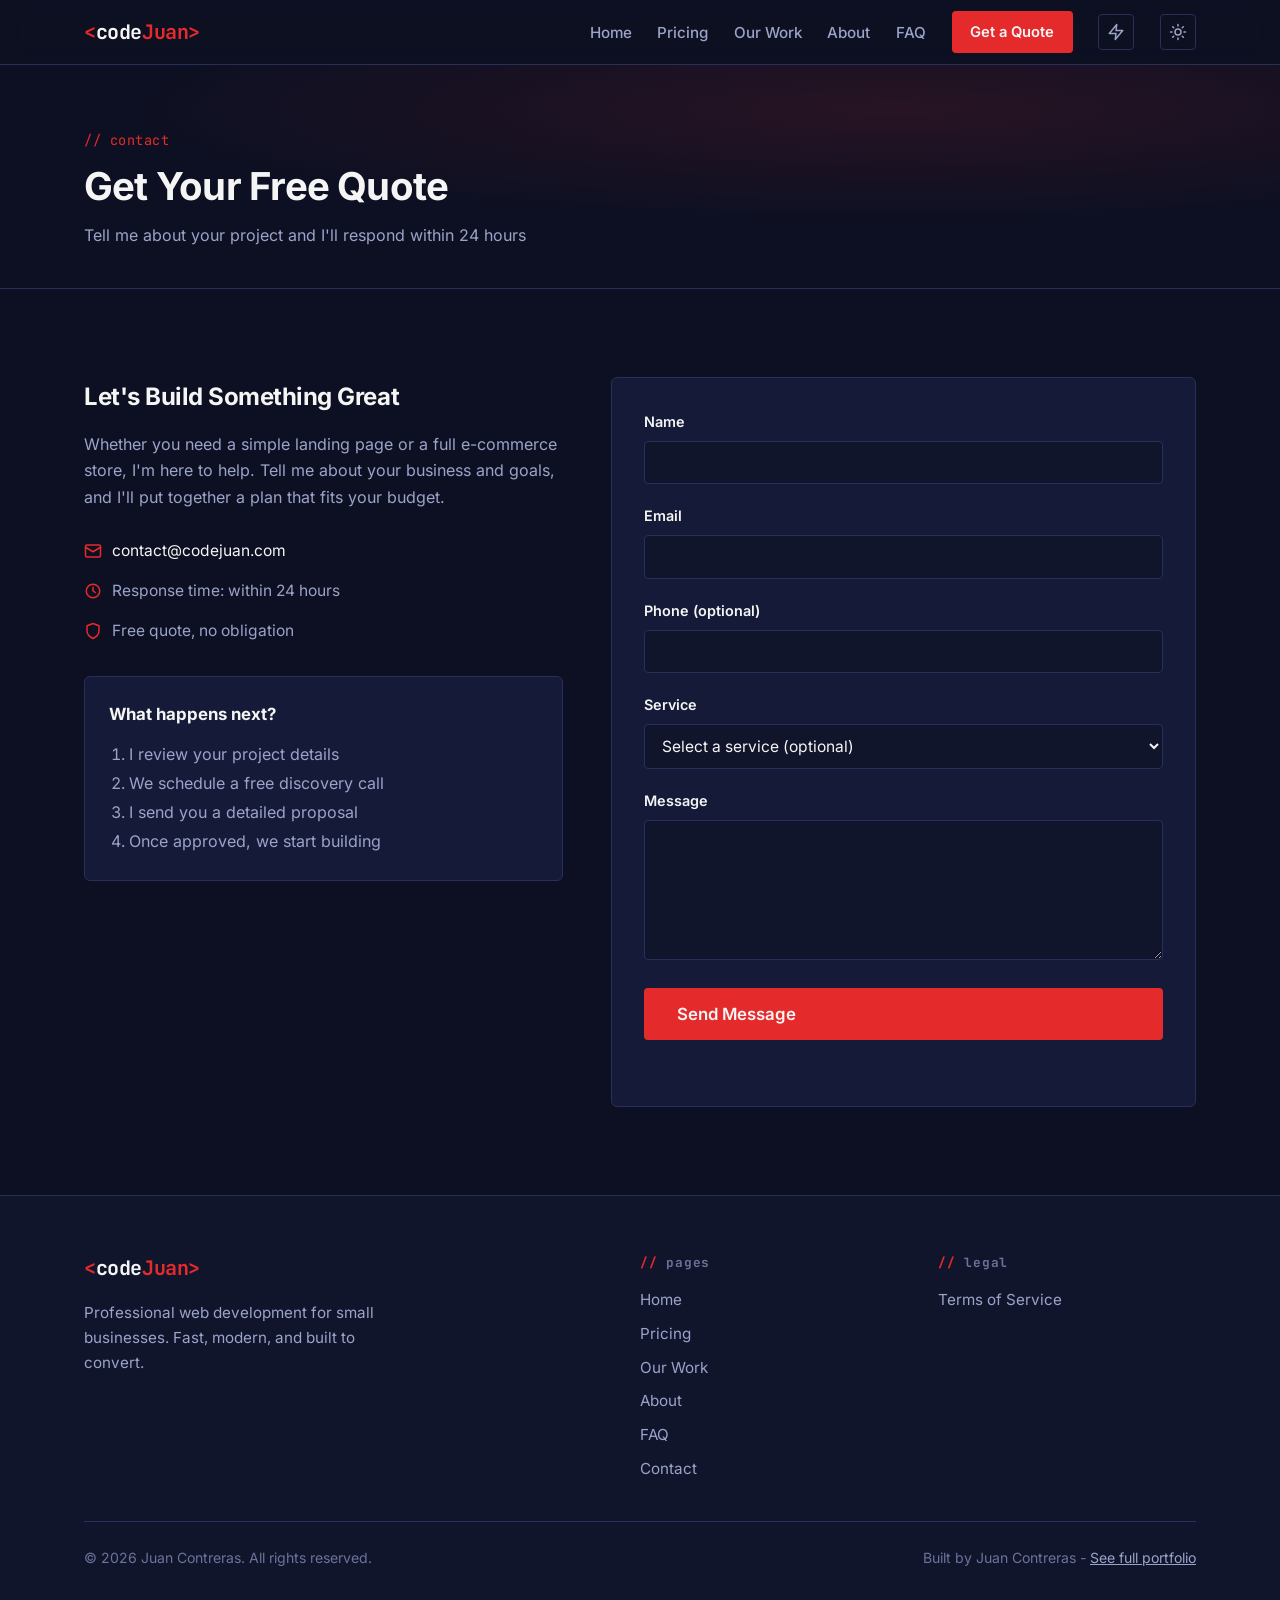
<file: contact.html>
<!DOCTYPE html><html lang="en"> <head><meta charset="UTF-8"><meta name="viewport" content="width=device-width, initial-scale=1.0"><title>Contact Us - CodeJuan Web Services</title><meta name="description" content="Get a free quote for your web development project. Contact CodeJuan Web Services to discuss your business website needs."><meta name="author" content="Juan Contreras"><link rel="canonical" href="https://services.codejuan.com/contact.html"><meta property="og:title" content="Contact Us - CodeJuan Web Services"><meta property="og:description" content="Get a free quote for your web development project."><meta property="og:type" content="website"><meta property="og:url" content="https://services.codejuan.com/contact.html"><meta property="og:image" content="https://services.codejuan.com/og-image.png"><meta property="og:image:width" content="1200"><meta property="og:image:height" content="630"><meta name="twitter:card" content="summary_large_image"><meta name="twitter:title" content="Contact Us - CodeJuan Web Services"><meta name="twitter:description" content="Get a free quote for your web development project."><meta name="twitter:image" content="https://services.codejuan.com/og-image.png"><link rel="icon" href="/favicon.ico" sizes="any"><link rel="icon" href="/favicon.svg" type="image/svg+xml"><link rel="apple-touch-icon" href="/apple-touch-icon.png"><link rel="manifest" href="/site.webmanifest"><!-- set theme + motion before paint; dark is the default, continuity with the old key --><script>
      (function () {
        document.documentElement.classList.add('js');
        var stored = null;
        try {
          stored = localStorage.getItem('services-theme');
        } catch (e) {}
        if (stored === 'light') {
          document.documentElement.setAttribute('data-theme', 'light');
        }

        var motion = null;
        try {
          motion = localStorage.getItem('motion');
        } catch (e) {}
        if (motion !== 'full' && motion !== 'reduced') {
          motion =
            window.matchMedia && window.matchMedia('(prefers-reduced-motion: reduce)').matches ? 'reduced' : 'full';
        }
        document.documentElement.setAttribute('data-motion', motion);
      })();
    </script><link rel="stylesheet" href="/_astro/about.0-Ntxcn5.css">
<style>.page-header[data-astro-cid-uw5kdbxl]{padding:4rem 0 2.5rem;border-bottom:1px solid var(--border);background:radial-gradient(ellipse 60% 50% at 70% 20%,var(--accent-soft),transparent),var(--bg)}.page-header[data-astro-cid-uw5kdbxl] .section-title[data-astro-cid-uw5kdbxl],.page-header[data-astro-cid-uw5kdbxl] .section-subtitle[data-astro-cid-uw5kdbxl]{margin-top:.75rem}.contact-grid[data-astro-cid-uw5kdbxl]{display:grid;grid-template-columns:.9fr 1.1fr;gap:3rem;align-items:start}.contact-info[data-astro-cid-uw5kdbxl] h2[data-astro-cid-uw5kdbxl]{font-size:1.5rem;letter-spacing:-.02em}.contact-info[data-astro-cid-uw5kdbxl]>p[data-astro-cid-uw5kdbxl]{color:var(--text-muted);margin-top:.9rem;font-size:1rem}.contact-methods[data-astro-cid-uw5kdbxl]{list-style:none;margin:1.75rem 0 0;display:flex;flex-direction:column;gap:.9rem}.contact-methods[data-astro-cid-uw5kdbxl] li[data-astro-cid-uw5kdbxl]{display:flex;align-items:center;gap:.65rem;color:var(--text-muted);font-size:.97rem}.contact-methods[data-astro-cid-uw5kdbxl] svg[data-astro-cid-uw5kdbxl]{color:var(--red);flex-shrink:0}.contact-methods[data-astro-cid-uw5kdbxl] a[data-astro-cid-uw5kdbxl]{color:var(--text);text-decoration:none}.contact-methods[data-astro-cid-uw5kdbxl] a[data-astro-cid-uw5kdbxl]:hover{color:var(--red)}.next-steps[data-astro-cid-uw5kdbxl]{margin-top:2rem;padding:1.5rem;background:var(--surface);border:1px solid var(--border);border-radius:var(--radius)}.next-steps[data-astro-cid-uw5kdbxl] h3[data-astro-cid-uw5kdbxl]{font-size:1.05rem;margin-bottom:.75rem}.next-steps[data-astro-cid-uw5kdbxl] ol[data-astro-cid-uw5kdbxl]{color:var(--text-muted);padding-left:1.25rem;line-height:1.8;margin:0}.contact-form-wrap[data-astro-cid-uw5kdbxl]{background:var(--surface);border:1px solid var(--border);border-radius:var(--radius);padding:2rem}.form-group[data-astro-cid-uw5kdbxl]{margin-bottom:1.25rem}.form-group[data-astro-cid-uw5kdbxl] label[data-astro-cid-uw5kdbxl]{display:block;font-size:.9rem;font-weight:600;color:var(--text);margin-bottom:.45rem}.form-group[data-astro-cid-uw5kdbxl] input[data-astro-cid-uw5kdbxl],.form-group[data-astro-cid-uw5kdbxl] select[data-astro-cid-uw5kdbxl],.form-group[data-astro-cid-uw5kdbxl] textarea[data-astro-cid-uw5kdbxl]{width:100%;background:var(--bg-raised);border:1px solid var(--border);border-radius:var(--radius-sm);color:var(--text);font-family:var(--sans);font-size:.97rem;padding:.7rem .85rem;transition:border-color .2s ease}.form-group[data-astro-cid-uw5kdbxl] input[data-astro-cid-uw5kdbxl]:focus,.form-group[data-astro-cid-uw5kdbxl] select[data-astro-cid-uw5kdbxl]:focus,.form-group[data-astro-cid-uw5kdbxl] textarea[data-astro-cid-uw5kdbxl]:focus{outline:none;border-color:var(--red)}.form-group[data-astro-cid-uw5kdbxl] textarea[data-astro-cid-uw5kdbxl]{min-height:140px;resize:vertical}.form-submit[data-astro-cid-uw5kdbxl]{width:100%;text-align:center}.form-submit[data-astro-cid-uw5kdbxl]:disabled{opacity:.65;cursor:not-allowed}.honeypot-field[data-astro-cid-uw5kdbxl]{position:absolute;left:-9999px}.form-status[data-astro-cid-uw5kdbxl]{margin-top:1rem;font-size:.95rem;min-height:1.2em}.form-status[data-astro-cid-uw5kdbxl].success{color:var(--ok)}.form-status[data-astro-cid-uw5kdbxl].error{color:var(--red)}@media(max-width:880px){.contact-grid[data-astro-cid-uw5kdbxl]{grid-template-columns:1fr;gap:2.5rem}}
</style></head> <body> <a class="skip-link" href="#main">Skip to content</a> <header class="navbar" data-astro-cid-dmqpwcec> <div class="container nav-container" data-astro-cid-dmqpwcec> <a href="/index.html" class="nav-logo" aria-label="codeJuan home" data-astro-cid-dmqpwcec> <span class="wordmark" aria-label="codeJuan" data-astro-cid-hhuuaa7r> <span class="bracket" aria-hidden="true" data-astro-cid-hhuuaa7r>&lt;</span><span class="code" data-astro-cid-hhuuaa7r>code</span><span class="juan" data-astro-cid-hhuuaa7r>Juan</span><span class="bracket" aria-hidden="true" data-astro-cid-hhuuaa7r>&gt;</span> </span>  </a> <nav class="nav-menu" id="nav-menu" aria-label="Main navigation" data-astro-cid-dmqpwcec> <ul data-astro-cid-dmqpwcec> <li data-astro-cid-dmqpwcec> <a href="/index.html" class="nav-link" data-astro-cid-dmqpwcec> Home </a> </li><li data-astro-cid-dmqpwcec> <a href="/pricing.html" class="nav-link" data-astro-cid-dmqpwcec> Pricing </a> </li><li data-astro-cid-dmqpwcec> <a href="/work.html" class="nav-link" data-astro-cid-dmqpwcec> Our Work </a> </li><li data-astro-cid-dmqpwcec> <a href="/about.html" class="nav-link" data-astro-cid-dmqpwcec> About </a> </li><li data-astro-cid-dmqpwcec> <a href="/faq.html" class="nav-link" data-astro-cid-dmqpwcec> FAQ </a> </li> <li data-astro-cid-dmqpwcec> <a href="/contact.html" class="btn btn-primary nav-cta" data-astro-cid-dmqpwcec>Get a Quote</a> </li> <li data-astro-cid-dmqpwcec> <button id="motion-toggle" class="theme-toggle" type="button" aria-pressed="true" aria-label="Turn off animations" data-astro-cid-dmqpwcec> <svg class="motion-icon" aria-hidden="true" width="18" height="18" viewBox="0 0 24 24" fill="none" stroke="currentColor" stroke-width="2" stroke-linecap="round" stroke-linejoin="round" data-astro-cid-dmqpwcec> <polygon points="13 2 3 14 12 14 11 22 21 10 12 10 13 2" data-astro-cid-dmqpwcec></polygon> </svg> </button> </li> <li data-astro-cid-dmqpwcec> <button id="theme-toggle" class="theme-toggle" type="button" aria-pressed="false" aria-label="Switch to light theme" data-astro-cid-dmqpwcec> <svg class="icon-sun" aria-hidden="true" width="18" height="18" viewBox="0 0 24 24" fill="none" stroke="currentColor" stroke-width="2" stroke-linecap="round" data-astro-cid-dmqpwcec> <circle cx="12" cy="12" r="4" data-astro-cid-dmqpwcec></circle> <path d="M12 2v2m0 16v2M4.9 4.9l1.4 1.4m11.4 11.4 1.4 1.4M2 12h2m16 0h2M4.9 19.1l1.4-1.4m11.4-11.4 1.4-1.4" data-astro-cid-dmqpwcec></path> </svg> <svg class="icon-moon" aria-hidden="true" width="18" height="18" viewBox="0 0 24 24" fill="none" stroke="currentColor" stroke-width="2" stroke-linecap="round" stroke-linejoin="round" data-astro-cid-dmqpwcec> <path d="M21 12.8A9 9 0 1 1 11.2 3a7 7 0 0 0 9.8 9.8z" data-astro-cid-dmqpwcec></path> </svg> </button> </li> </ul> </nav> <button class="hamburger" id="hamburger" type="button" aria-expanded="false" aria-controls="nav-menu" aria-label="Open menu" data-astro-cid-dmqpwcec> <span class="bar" data-astro-cid-dmqpwcec></span> <span class="bar" data-astro-cid-dmqpwcec></span> <span class="bar" data-astro-cid-dmqpwcec></span> </button> </div> </header>  <main id="main">   <section class="page-header" data-astro-cid-uw5kdbxl> <div class="container" data-astro-cid-uw5kdbxl> <span class="eyebrow" data-astro-cid-uw5kdbxl>// contact</span> <h1 class="section-title" data-astro-cid-uw5kdbxl>Get Your Free Quote</h1> <p class="section-subtitle" data-astro-cid-uw5kdbxl>Tell me about your project and I'll respond within 24 hours</p> </div> </section>  <section class="section contact" data-astro-cid-uw5kdbxl> <div class="container" data-astro-cid-uw5kdbxl> <div class="contact-grid" data-astro-cid-uw5kdbxl> <div class="contact-info reveal" data-astro-cid-uw5kdbxl> <h2 data-astro-cid-uw5kdbxl>Let's Build Something Great</h2> <p data-astro-cid-uw5kdbxl>
Whether you need a simple landing page or a full e-commerce store, I'm here to help. Tell me
            about your business and goals, and I'll put together a plan that fits your budget.
</p> <ul class="contact-methods" data-astro-cid-uw5kdbxl> <li data-astro-cid-uw5kdbxl> <svg aria-hidden="true" width="18" height="18" viewBox="0 0 24 24" fill="none" stroke="currentColor" stroke-width="2" stroke-linecap="round" stroke-linejoin="round" data-astro-cid-uw5kdbxl> <rect x="2" y="4" width="20" height="16" rx="2" data-astro-cid-uw5kdbxl></rect> <path d="m22 7-10 6L2 7" data-astro-cid-uw5kdbxl></path> </svg> <a href="mailto:contact@codejuan.com" data-astro-cid-uw5kdbxl>contact@codejuan.com</a> </li> <li data-astro-cid-uw5kdbxl> <svg aria-hidden="true" width="18" height="18" viewBox="0 0 24 24" fill="none" stroke="currentColor" stroke-width="2" stroke-linecap="round" stroke-linejoin="round" data-astro-cid-uw5kdbxl> <circle cx="12" cy="12" r="9" data-astro-cid-uw5kdbxl></circle> <path d="M12 7v5l3 2" data-astro-cid-uw5kdbxl></path> </svg> <span data-astro-cid-uw5kdbxl>Response time: within 24 hours</span> </li> <li data-astro-cid-uw5kdbxl> <svg aria-hidden="true" width="18" height="18" viewBox="0 0 24 24" fill="none" stroke="currentColor" stroke-width="2" stroke-linecap="round" stroke-linejoin="round" data-astro-cid-uw5kdbxl> <path d="M12 22s8-4 8-10V5l-8-3-8 3v7c0 6 8 10 8 10z" data-astro-cid-uw5kdbxl></path> </svg> <span data-astro-cid-uw5kdbxl>Free quote, no obligation</span> </li> </ul> <div class="next-steps" data-astro-cid-uw5kdbxl> <h3 data-astro-cid-uw5kdbxl>What happens next?</h3> <ol data-astro-cid-uw5kdbxl> <li data-astro-cid-uw5kdbxl>I review your project details</li><li data-astro-cid-uw5kdbxl>We schedule a free discovery call</li><li data-astro-cid-uw5kdbxl>I send you a detailed proposal</li><li data-astro-cid-uw5kdbxl>Once approved, we start building</li> </ol> </div> </div> <div class="contact-form-wrap reveal" data-astro-cid-uw5kdbxl> <form id="contact-form" action="https://api.codejuan.com/api/contact/services" method="post" novalidate data-astro-cid-uw5kdbxl> <div class="form-group" data-astro-cid-uw5kdbxl> <label for="name" data-astro-cid-uw5kdbxl>Name</label> <input type="text" id="name" name="name" autocomplete="name" required data-astro-cid-uw5kdbxl> </div> <div class="form-group" data-astro-cid-uw5kdbxl> <label for="email" data-astro-cid-uw5kdbxl>Email</label> <input type="email" id="email" name="email" autocomplete="email" required data-astro-cid-uw5kdbxl> </div> <div class="form-group" data-astro-cid-uw5kdbxl> <label for="phone" data-astro-cid-uw5kdbxl>Phone (optional)</label> <input type="tel" id="phone" name="phone" autocomplete="tel" data-astro-cid-uw5kdbxl> </div> <div class="form-group" data-astro-cid-uw5kdbxl> <label for="service" data-astro-cid-uw5kdbxl>Service</label> <select id="service" name="service" data-astro-cid-uw5kdbxl> <option value="" data-astro-cid-uw5kdbxl>Select a service (optional)</option> <option value="Basic Website" data-astro-cid-uw5kdbxl>Basic Website</option><option value="Starter Website" data-astro-cid-uw5kdbxl>Starter Website</option><option value="Professional Website" data-astro-cid-uw5kdbxl>Professional Website</option><option value="Premium Commerce" data-astro-cid-uw5kdbxl>Premium Commerce</option><option value="Custom Project" data-astro-cid-uw5kdbxl>Custom Project</option><option value="Maintenance Plan" data-astro-cid-uw5kdbxl>Maintenance Plan</option><option value="Other" data-astro-cid-uw5kdbxl>Other</option> </select> </div> <div class="form-group" data-astro-cid-uw5kdbxl> <label for="message" data-astro-cid-uw5kdbxl>Message</label> <textarea id="message" name="message" required data-astro-cid-uw5kdbxl></textarea> </div> <div class="honeypot-field" aria-hidden="true" data-astro-cid-uw5kdbxl> <label for="company_website" data-astro-cid-uw5kdbxl>Company website</label> <input type="text" id="company_website" name="company_website" tabindex="-1" autocomplete="off" data-astro-cid-uw5kdbxl> </div> <button type="submit" class="btn btn-primary btn-large form-submit" data-astro-cid-uw5kdbxl>Send Message</button> <p id="form-status" class="form-status" aria-live="polite" data-astro-cid-uw5kdbxl></p> </form> </div> </div> </div> </section>  </main> <footer class="footer" data-astro-cid-sz7xmlte> <div class="container" data-astro-cid-sz7xmlte> <div class="footer-grid" data-astro-cid-sz7xmlte> <div class="footer-brand" data-astro-cid-sz7xmlte> <span class="wordmark" aria-label="codeJuan" data-astro-cid-hhuuaa7r> <span class="bracket" aria-hidden="true" data-astro-cid-hhuuaa7r>&lt;</span><span class="code" data-astro-cid-hhuuaa7r>code</span><span class="juan" data-astro-cid-hhuuaa7r>Juan</span><span class="bracket" aria-hidden="true" data-astro-cid-hhuuaa7r>&gt;</span> </span>  <p data-astro-cid-sz7xmlte>Professional web development for small businesses. Fast, modern, and built to convert.</p> </div> <div class="footer-links" data-astro-cid-sz7xmlte> <h4 data-astro-cid-sz7xmlte>Pages</h4> <a href="/index.html" data-astro-cid-sz7xmlte>Home</a> <a href="/pricing.html" data-astro-cid-sz7xmlte>Pricing</a> <a href="/work.html" data-astro-cid-sz7xmlte>Our Work</a> <a href="/about.html" data-astro-cid-sz7xmlte>About</a> <a href="/faq.html" data-astro-cid-sz7xmlte>FAQ</a> <a href="/contact.html" data-astro-cid-sz7xmlte>Contact</a> </div> <div class="footer-links" data-astro-cid-sz7xmlte> <h4 data-astro-cid-sz7xmlte>Legal</h4> <a href="/terms.html" data-astro-cid-sz7xmlte>Terms of Service</a> </div> </div> <div class="footer-bottom" data-astro-cid-sz7xmlte> <p data-astro-cid-sz7xmlte>&copy; 2026 Juan Contreras. All rights reserved.</p> <p data-astro-cid-sz7xmlte>
Built by Juan Contreras - <a href="https://codejuan.com" target="_blank" rel="noopener noreferrer" data-astro-cid-sz7xmlte>See full portfolio</a> </p> </div> </div> </footer>  <script type="module">const o=document.getElementById("theme-toggle");if(o){const t=e=>{e?document.documentElement.setAttribute("data-theme","light"):document.documentElement.removeAttribute("data-theme"),o.setAttribute("aria-pressed",String(e)),o.setAttribute("aria-label",e?"Switch to dark theme":"Switch to light theme")};t(document.documentElement.getAttribute("data-theme")==="light"),o.addEventListener("click",()=>{const e=document.documentElement.getAttribute("data-theme")!=="light";t(e);try{localStorage.setItem("services-theme",e?"light":"dark")}catch{}})}const i=document.getElementById("motion-toggle");if(i){const t=e=>{document.documentElement.setAttribute("data-motion",e?"full":"reduced"),i.setAttribute("aria-pressed",String(e)),i.setAttribute("aria-label",e?"Turn off animations":"Turn on animations")};t(document.documentElement.getAttribute("data-motion")!=="reduced"),i.addEventListener("click",()=>{const e=document.documentElement.getAttribute("data-motion")==="reduced";t(e);try{localStorage.setItem("motion",e?"full":"reduced")}catch{}})}const r=document.getElementById("hamburger"),c=document.getElementById("nav-menu");r&&c&&r.addEventListener("click",()=>{const t=c.classList.toggle("open");r.setAttribute("aria-expanded",String(t)),r.setAttribute("aria-label",t?"Close menu":"Open menu")});const a=document.querySelectorAll(".reveal");if(a.length&&"IntersectionObserver"in window){const t=new IntersectionObserver(e=>{e.forEach(n=>{n.isIntersecting&&(n.target.classList.add("visible"),t.unobserve(n.target))})},{threshold:.12});a.forEach(e=>t.observe(e))}else a.forEach(t=>t.classList.add("visible"));</script> <!-- Cloudflare Web Analytics --> <script defer src="https://static.cloudflareinsights.com/beacon.min.js" data-cf-beacon="{&quot;token&quot;: &quot;25fb6c946af84f7faee1562d5176967d&quot;}"></script> </body> </html>  <script type="module">const r=document.getElementById("contact-form"),o=document.getElementById("form-status");function y(a){return/^[^\s@]+@[^\s@]+\.[^\s@]+$/.test(a)}function t(a,e){o&&(o.textContent=a,o.classList.remove("success","error"),o.classList.add(e))}r&&o&&r.addEventListener("submit",a=>{a.preventDefault();const e=new FormData(r),c=String(e.get("name")||"").trim(),i=String(e.get("email")||"").trim(),u=String(e.get("phone")||"").trim(),d=String(e.get("service")||"").trim(),l=String(e.get("message")||"").trim(),g=String(e.get("company_website")||"");if(!c||!i||!l){t("Please fill in all required fields.","error");return}if(!y(i)){t("Please enter a valid email address.","error");return}const n=r.querySelector('button[type="submit"]'),f=n.textContent;n.textContent="Sending...",n.disabled=!0,fetch(r.action,{method:"POST",headers:{"Content-Type":"application/json"},body:JSON.stringify({name:c,email:i,phone:u,service:d,message:l,company_website:g})}).then(s=>{if(s.ok){t("Thank you! I'll get back to you within 24 hours.","success"),r.reset();return}return s.json().catch(()=>({})).then(m=>{s.status===503?t(m.error||"Contact form is temporarily unavailable. Please email contact@codejuan.com directly.","error"):s.status===400?t(m.error||"Please check your details and try again.","error"):s.status===429?t("Too many requests. Please wait a moment and try again.","error"):t("There was an error. Please try again or email contact@codejuan.com","error")})}).catch(()=>{t("There was an error. Please try again or email contact@codejuan.com","error")}).finally(()=>{n.textContent=f,n.disabled=!1})});</script>
</file>
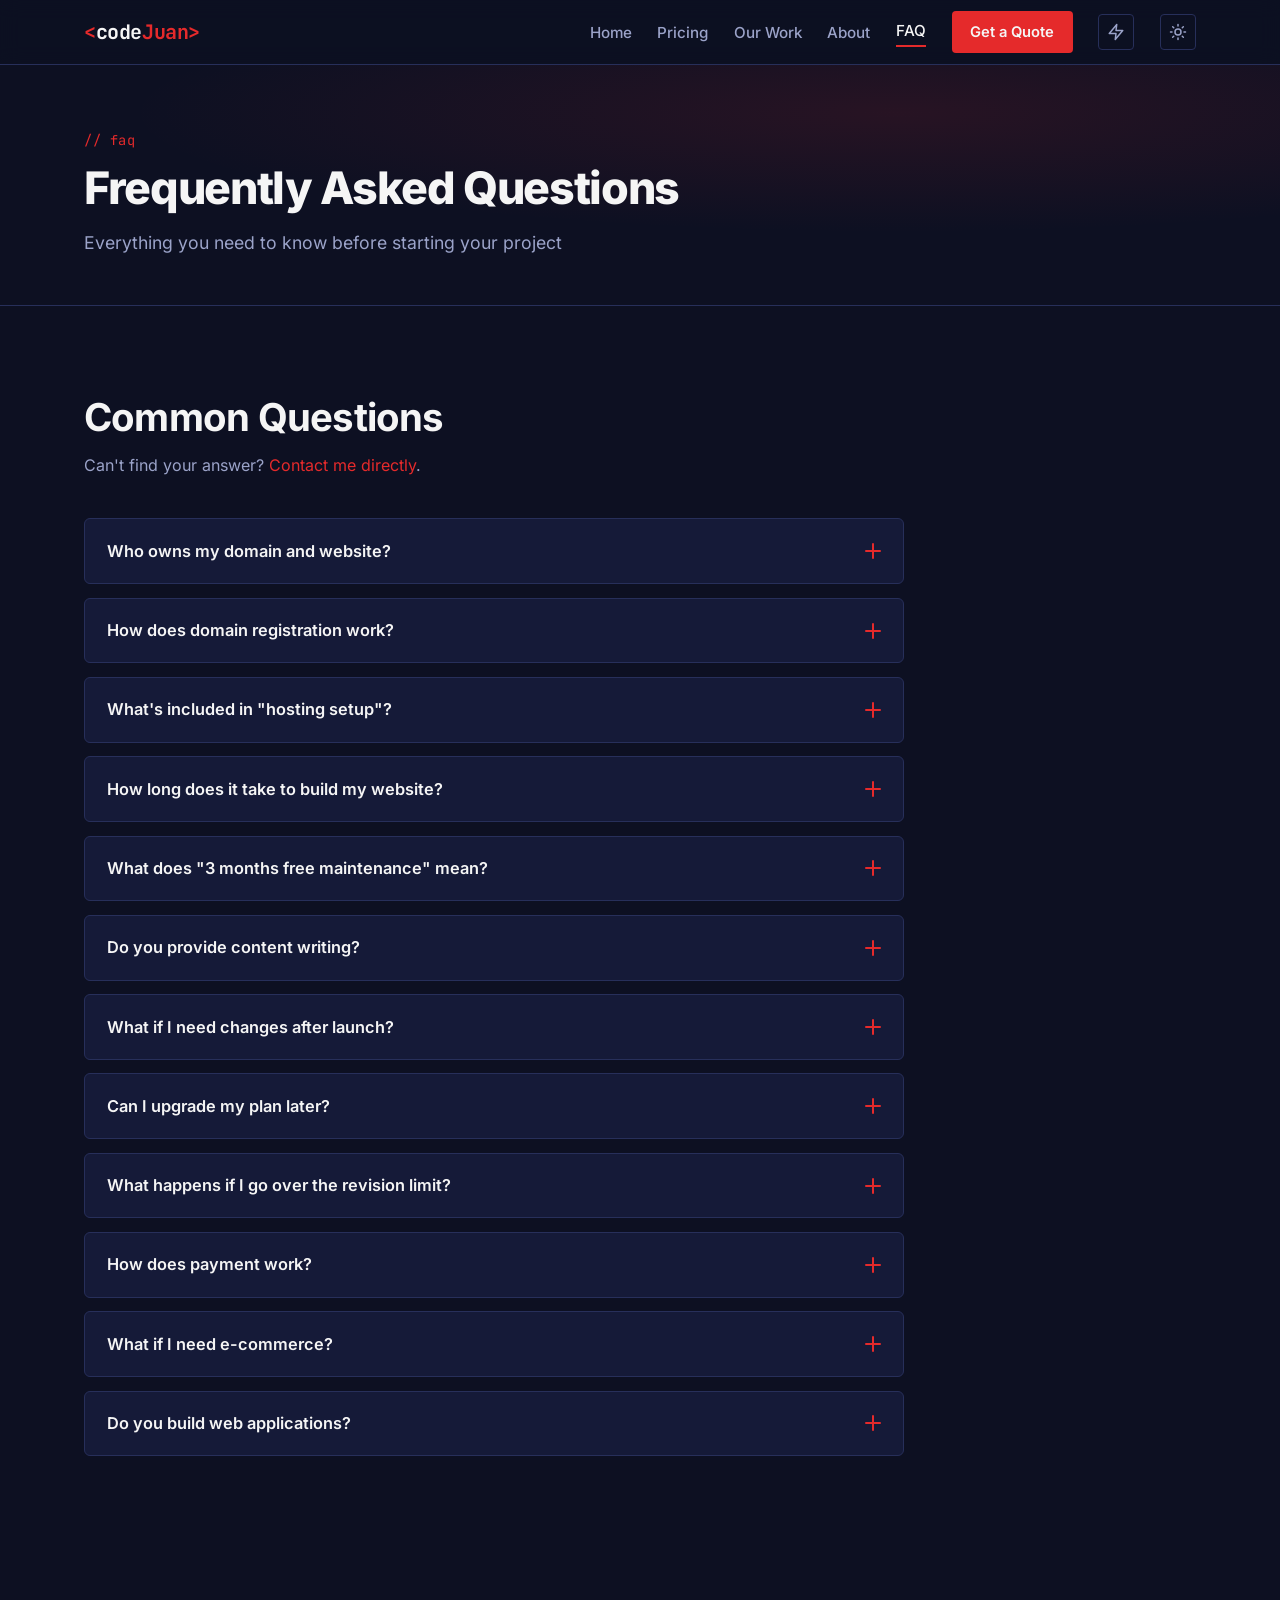
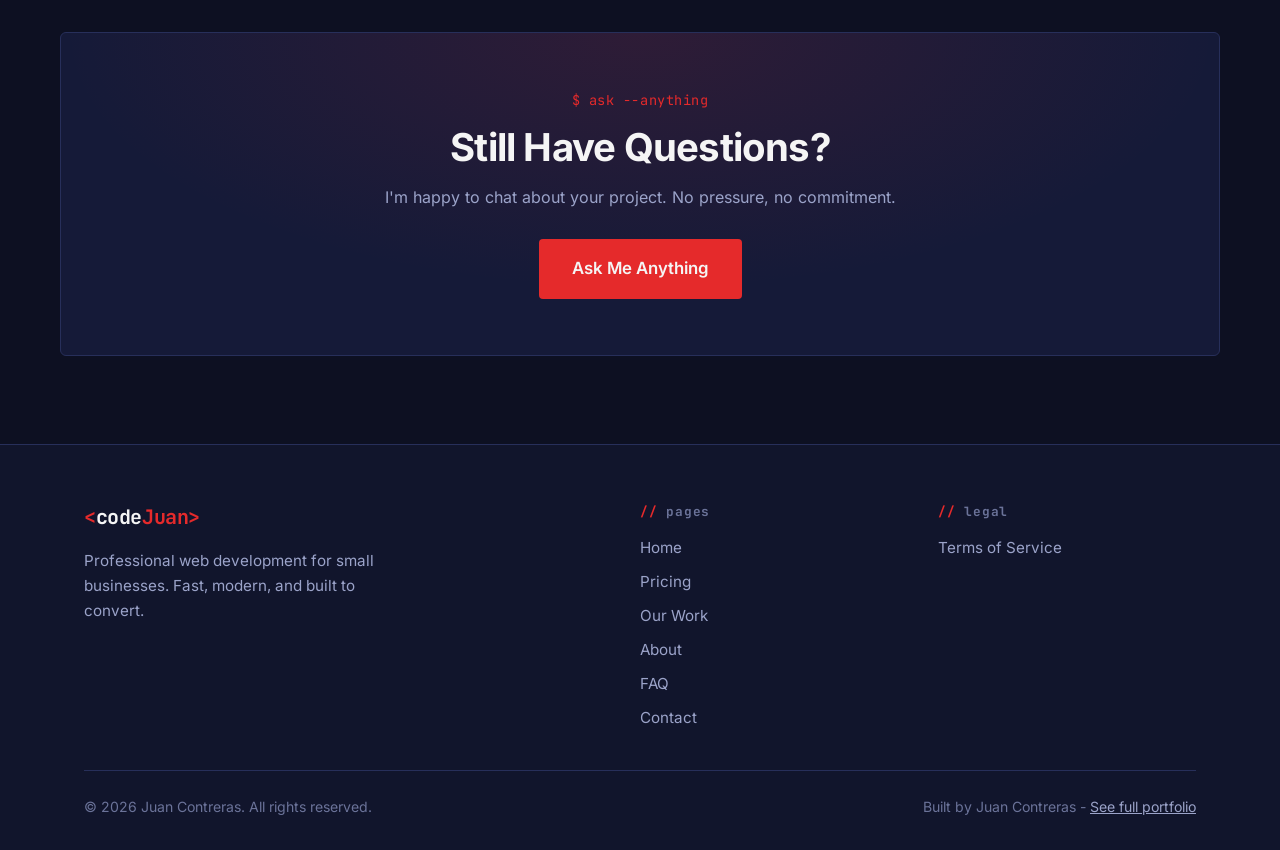
<file: faq.html>
<!DOCTYPE html><html lang="en"> <head><meta charset="UTF-8"><meta name="viewport" content="width=device-width, initial-scale=1.0"><title>Frequently Asked Questions - CodeJuan Web Services</title><meta name="description" content="Common questions about web development pricing, timelines, ownership, hosting, and maintenance. Get clear answers before starting your project."><meta name="author" content="Juan Contreras"><link rel="canonical" href="https://services.codejuan.com/faq.html"><meta property="og:title" content="FAQ - CodeJuan Web Services"><meta property="og:description" content="Common questions about web development, pricing, and ownership."><meta property="og:type" content="website"><meta property="og:url" content="https://services.codejuan.com/faq.html"><meta property="og:image" content="https://services.codejuan.com/og-image.png"><meta property="og:image:width" content="1200"><meta property="og:image:height" content="630"><meta name="twitter:card" content="summary_large_image"><meta name="twitter:title" content="FAQ - CodeJuan Web Services"><meta name="twitter:description" content="Common questions about web development, pricing, and ownership."><meta name="twitter:image" content="https://services.codejuan.com/og-image.png"><link rel="icon" href="/favicon.ico" sizes="any"><link rel="icon" href="/favicon.svg" type="image/svg+xml"><link rel="apple-touch-icon" href="/apple-touch-icon.png"><link rel="manifest" href="/site.webmanifest"><!-- set theme + motion before paint; dark is the default, continuity with the old key --><script>
      (function () {
        document.documentElement.classList.add('js');
        var stored = null;
        try {
          stored = localStorage.getItem('services-theme');
        } catch (e) {}
        if (stored === 'light') {
          document.documentElement.setAttribute('data-theme', 'light');
        }

        var motion = null;
        try {
          motion = localStorage.getItem('motion');
        } catch (e) {}
        if (motion !== 'full' && motion !== 'reduced') {
          motion =
            window.matchMedia && window.matchMedia('(prefers-reduced-motion: reduce)').matches ? 'reduced' : 'full';
        }
        document.documentElement.setAttribute('data-motion', motion);
      })();
    </script><script type="application/ld+json">{"@context":"https://schema.org","@type":"FAQPage","mainEntity":[{"@type":"Question","name":"Who owns my domain and website?","acceptedAnswer":{"@type":"Answer","text":"You do. The client retains full ownership of all website code, design, content, and domain upon final payment. All credentials, accounts, and source code will be transferred or made accessible within 7 days of project completion. See our Terms of Service for full details."}},{"@type":"Question","name":"How does domain registration work?","acceptedAnswer":{"@type":"Answer","text":"You have three options: (1) Purchase it yourself and give me DNS access, (2) I guide you through buying it in your name on a screen-share, or (3) I purchase it during development and transfer it to you after final payment. Option 2 is the most common and easiest for most clients."}},{"@type":"Question","name":"What's included in \"hosting setup\"?","acceptedAnswer":{"@type":"Answer","text":"I set up your website on a reliable hosting platform and handle all technical configuration including DNS, SSL certificate, and performance optimization. The first year of hosting is included in your package price."}},{"@type":"Question","name":"How long does it take to build my website?","acceptedAnswer":{"@type":"Answer","text":"Timeline depends on your plan: Basic (~1 week), Starter (1-2 weeks), Professional (2-3 weeks), Premium Commerce (3-4 weeks). This includes design, development, testing, and launch. Timeline assumes timely feedback and content delivery."}},{"@type":"Question","name":"What does \"3 months free maintenance\" mean?","acceptedAnswer":{"@type":"Answer","text":"Every build comes with 3 months of maintenance at the matching tier - completely free. This covers security updates, backups, uptime monitoring, and content changes. After month 3, you can continue at the monthly rate or let it lapse. Most clients continue because the value is clear by then."}},{"@type":"Question","name":"Do you provide content writing?","acceptedAnswer":{"@type":"Answer","text":"The Basic plan requires you to provide all text and images. Starter plans include content structuring and polish (up to 500 words per page, 1 content revision). Professional and Premium plans include SEO-optimized content rewrite (up to 800 words per page). Full copywriting from scratch is available as an add-on for $150 per page."}},{"@type":"Question","name":"What if I need changes after launch?","acceptedAnswer":{"@type":"Answer","text":"Your included maintenance plan covers monthly content changes (30 min to 5 hours depending on plan). For changes beyond your plan's monthly allowance, additional work is billed at $95/hr with your written approval."}},{"@type":"Question","name":"Can I upgrade my plan later?","acceptedAnswer":{"@type":"Answer","text":"Absolutely. You can upgrade to a higher plan at any time. The upgrade cost will be the difference between your current plan and the new plan, with a revised timeline."}},{"@type":"Question","name":"What happens if I go over the revision limit?","acceptedAnswer":{"@type":"Answer","text":"Each plan includes a specific number of revision rounds (1-5 depending on tier). Additional revisions are billed at $95/hour with written approval before work begins."}},{"@type":"Question","name":"How does payment work?","acceptedAnswer":{"@type":"Answer","text":"50% non-refundable deposit to schedule the project, remaining 50% due before launch. Invoices are due within 15 days (Net 15). Work may pause if unpaid after 7 days past due and may delay your launch date."}},{"@type":"Question","name":"What if I need e-commerce?","acceptedAnswer":{"@type":"Answer","text":"The Premium Commerce plan ($7,500) includes Stripe payment processing, a product catalog (up to 50 products), order notifications, and shipping/tax configuration. For complex e-commerce needs (custom inventory, marketplace features), we'd scope that through a paid discovery session under the Custom tier."}},{"@type":"Question","name":"Do you build web applications?","acceptedAnswer":{"@type":"Answer","text":"Yes. The Custom / Web App tier ($10,000+) covers bespoke backends, user auth systems, dashboards, and complex integrations. These projects start with a paid discovery session ($500-$1,000) where I gather requirements, create an architecture plan, and deliver a fixed-price proposal. The discovery fee is credited toward the build if you proceed."}}]}</script><link rel="stylesheet" href="/_astro/about.0-Ntxcn5.css">
<style>.page-header[data-astro-cid-6kmwghhu]{padding:4rem 0 3rem;border-bottom:1px solid var(--border);background:radial-gradient(ellipse 60% 50% at 70% 20%,var(--accent-soft),transparent),var(--bg)}.page-title[data-astro-cid-6kmwghhu]{font-size:clamp(1.9rem,4vw,2.8rem);font-weight:800;letter-spacing:-.03em;line-height:1.12}.page-subtitle[data-astro-cid-6kmwghhu]{color:var(--text-muted);font-size:1.1rem;margin-top:.9rem;max-width:540px}.inline-link[data-astro-cid-6kmwghhu]{color:var(--red);text-decoration:none}.inline-link[data-astro-cid-6kmwghhu]:hover{text-decoration:underline}.faq-list[data-astro-cid-6kmwghhu]{display:flex;flex-direction:column;gap:.85rem;margin-top:2.5rem;max-width:820px}.faq-item[data-astro-cid-6kmwghhu]{background:var(--surface);border:1px solid var(--border);border-radius:var(--radius);transition:border-color .2s ease}.faq-item[data-astro-cid-6kmwghhu]:hover,.faq-item[data-astro-cid-6kmwghhu][open]{border-color:var(--border-strong)}.faq-item[data-astro-cid-6kmwghhu] summary[data-astro-cid-6kmwghhu]{display:flex;align-items:center;justify-content:space-between;gap:1rem;padding:1.15rem 1.4rem;cursor:pointer;list-style:none}.faq-item[data-astro-cid-6kmwghhu] summary[data-astro-cid-6kmwghhu]::-webkit-details-marker{display:none}.faq-q[data-astro-cid-6kmwghhu]{font-size:1.02rem;font-weight:600;color:var(--text)}.faq-marker[data-astro-cid-6kmwghhu]{position:relative;flex-shrink:0;width:16px;height:16px;transition:transform .2s ease}.faq-marker[data-astro-cid-6kmwghhu]:before,.faq-marker[data-astro-cid-6kmwghhu]:after{content:"";position:absolute;background:var(--red);border-radius:1px}.faq-marker[data-astro-cid-6kmwghhu]:before{top:50%;left:0;width:100%;height:2px;transform:translateY(-50%)}.faq-marker[data-astro-cid-6kmwghhu]:after{left:50%;top:0;width:2px;height:100%;transform:translate(-50%);transition:opacity .2s ease}.faq-item[data-astro-cid-6kmwghhu][open] .faq-marker[data-astro-cid-6kmwghhu]{transform:rotate(180deg)}.faq-item[data-astro-cid-6kmwghhu][open] .faq-marker[data-astro-cid-6kmwghhu]:after{opacity:0}.faq-a[data-astro-cid-6kmwghhu]{padding:0 1.4rem 1.3rem;color:var(--text-muted);font-size:.97rem;line-height:1.7}.faq-a[data-astro-cid-6kmwghhu] a{color:var(--red);text-decoration:none}.faq-a[data-astro-cid-6kmwghhu] a:hover{text-decoration:underline}.cta-panel[data-astro-cid-6kmwghhu]{text-align:center;background:var(--surface);border:1px solid var(--border);border-radius:var(--radius);padding:3.5rem 2rem;background:radial-gradient(ellipse 50% 80% at 50% 0%,var(--accent-soft),transparent),var(--surface)}.cta-panel[data-astro-cid-6kmwghhu] p[data-astro-cid-6kmwghhu]{color:var(--text-muted);margin:.9rem 0 1.75rem}
</style></head> <body> <a class="skip-link" href="#main">Skip to content</a> <header class="navbar" data-astro-cid-dmqpwcec> <div class="container nav-container" data-astro-cid-dmqpwcec> <a href="/index.html" class="nav-logo" aria-label="codeJuan home" data-astro-cid-dmqpwcec> <span class="wordmark" aria-label="codeJuan" data-astro-cid-hhuuaa7r> <span class="bracket" aria-hidden="true" data-astro-cid-hhuuaa7r>&lt;</span><span class="code" data-astro-cid-hhuuaa7r>code</span><span class="juan" data-astro-cid-hhuuaa7r>Juan</span><span class="bracket" aria-hidden="true" data-astro-cid-hhuuaa7r>&gt;</span> </span>  </a> <nav class="nav-menu" id="nav-menu" aria-label="Main navigation" data-astro-cid-dmqpwcec> <ul data-astro-cid-dmqpwcec> <li data-astro-cid-dmqpwcec> <a href="/index.html" class="nav-link" data-astro-cid-dmqpwcec> Home </a> </li><li data-astro-cid-dmqpwcec> <a href="/pricing.html" class="nav-link" data-astro-cid-dmqpwcec> Pricing </a> </li><li data-astro-cid-dmqpwcec> <a href="/work.html" class="nav-link" data-astro-cid-dmqpwcec> Our Work </a> </li><li data-astro-cid-dmqpwcec> <a href="/about.html" class="nav-link" data-astro-cid-dmqpwcec> About </a> </li><li data-astro-cid-dmqpwcec> <a href="/faq.html" class="nav-link" aria-current="page" data-astro-cid-dmqpwcec> FAQ </a> </li> <li data-astro-cid-dmqpwcec> <a href="/contact.html" class="btn btn-primary nav-cta" data-astro-cid-dmqpwcec>Get a Quote</a> </li> <li data-astro-cid-dmqpwcec> <button id="motion-toggle" class="theme-toggle" type="button" aria-pressed="true" aria-label="Turn off animations" data-astro-cid-dmqpwcec> <svg class="motion-icon" aria-hidden="true" width="18" height="18" viewBox="0 0 24 24" fill="none" stroke="currentColor" stroke-width="2" stroke-linecap="round" stroke-linejoin="round" data-astro-cid-dmqpwcec> <polygon points="13 2 3 14 12 14 11 22 21 10 12 10 13 2" data-astro-cid-dmqpwcec></polygon> </svg> </button> </li> <li data-astro-cid-dmqpwcec> <button id="theme-toggle" class="theme-toggle" type="button" aria-pressed="false" aria-label="Switch to light theme" data-astro-cid-dmqpwcec> <svg class="icon-sun" aria-hidden="true" width="18" height="18" viewBox="0 0 24 24" fill="none" stroke="currentColor" stroke-width="2" stroke-linecap="round" data-astro-cid-dmqpwcec> <circle cx="12" cy="12" r="4" data-astro-cid-dmqpwcec></circle> <path d="M12 2v2m0 16v2M4.9 4.9l1.4 1.4m11.4 11.4 1.4 1.4M2 12h2m16 0h2M4.9 19.1l1.4-1.4m11.4-11.4 1.4-1.4" data-astro-cid-dmqpwcec></path> </svg> <svg class="icon-moon" aria-hidden="true" width="18" height="18" viewBox="0 0 24 24" fill="none" stroke="currentColor" stroke-width="2" stroke-linecap="round" stroke-linejoin="round" data-astro-cid-dmqpwcec> <path d="M21 12.8A9 9 0 1 1 11.2 3a7 7 0 0 0 9.8 9.8z" data-astro-cid-dmqpwcec></path> </svg> </button> </li> </ul> </nav> <button class="hamburger" id="hamburger" type="button" aria-expanded="false" aria-controls="nav-menu" aria-label="Open menu" data-astro-cid-dmqpwcec> <span class="bar" data-astro-cid-dmqpwcec></span> <span class="bar" data-astro-cid-dmqpwcec></span> <span class="bar" data-astro-cid-dmqpwcec></span> </button> </div> </header>  <main id="main">    <section class="page-header" data-astro-cid-6kmwghhu> <div class="container" data-astro-cid-6kmwghhu> <span class="eyebrow" data-astro-cid-6kmwghhu>// faq</span> <h1 class="page-title" data-astro-cid-6kmwghhu>Frequently Asked Questions</h1> <p class="page-subtitle" data-astro-cid-6kmwghhu>Everything you need to know before starting your project</p> </div> </section>  <section class="section faq-section" data-astro-cid-6kmwghhu> <div class="container" data-astro-cid-6kmwghhu> <h2 class="section-title" data-astro-cid-6kmwghhu>Common Questions</h2> <p class="section-subtitle" data-astro-cid-6kmwghhu>Can't find your answer? <a href="/contact.html" class="inline-link" data-astro-cid-6kmwghhu>Contact me directly</a>.</p> <div class="faq-list" data-astro-cid-6kmwghhu> <details class="faq-item reveal" data-astro-cid-6kmwghhu> <summary data-astro-cid-6kmwghhu> <span class="faq-q" data-astro-cid-6kmwghhu>Who owns my domain and website?</span> <span class="faq-marker" aria-hidden="true" data-astro-cid-6kmwghhu></span> </summary> <p class="faq-a" data-astro-cid-6kmwghhu>You do. The client retains full ownership of all website code, design, content, and domain upon final payment. All credentials, accounts, and source code will be transferred or made accessible within 7 days of project completion. See our <a href="/terms.html">Terms of Service</a> for full details.</p> </details><details class="faq-item reveal" data-astro-cid-6kmwghhu> <summary data-astro-cid-6kmwghhu> <span class="faq-q" data-astro-cid-6kmwghhu>How does domain registration work?</span> <span class="faq-marker" aria-hidden="true" data-astro-cid-6kmwghhu></span> </summary> <p class="faq-a" data-astro-cid-6kmwghhu>You have three options: (1) Purchase it yourself and give me DNS access, (2) I guide you through buying it in your name on a screen-share, or (3) I purchase it during development and transfer it to you after final payment. Option 2 is the most common and easiest for most clients.</p> </details><details class="faq-item reveal" data-astro-cid-6kmwghhu> <summary data-astro-cid-6kmwghhu> <span class="faq-q" data-astro-cid-6kmwghhu>What&#39;s included in &quot;hosting setup&quot;?</span> <span class="faq-marker" aria-hidden="true" data-astro-cid-6kmwghhu></span> </summary> <p class="faq-a" data-astro-cid-6kmwghhu>I set up your website on a reliable hosting platform and handle all technical configuration including DNS, SSL certificate, and performance optimization. The first year of hosting is included in your package price.</p> </details><details class="faq-item reveal" data-astro-cid-6kmwghhu> <summary data-astro-cid-6kmwghhu> <span class="faq-q" data-astro-cid-6kmwghhu>How long does it take to build my website?</span> <span class="faq-marker" aria-hidden="true" data-astro-cid-6kmwghhu></span> </summary> <p class="faq-a" data-astro-cid-6kmwghhu>Timeline depends on your plan: Basic (~1 week), Starter (1-2 weeks), Professional (2-3 weeks), Premium Commerce (3-4 weeks). This includes design, development, testing, and launch. Timeline assumes timely feedback and content delivery.</p> </details><details class="faq-item reveal" data-astro-cid-6kmwghhu> <summary data-astro-cid-6kmwghhu> <span class="faq-q" data-astro-cid-6kmwghhu>What does &quot;3 months free maintenance&quot; mean?</span> <span class="faq-marker" aria-hidden="true" data-astro-cid-6kmwghhu></span> </summary> <p class="faq-a" data-astro-cid-6kmwghhu>Every build comes with 3 months of maintenance at the matching tier - completely free. This covers security updates, backups, uptime monitoring, and content changes. After month 3, you can continue at the monthly rate or let it lapse. Most clients continue because the value is clear by then.</p> </details><details class="faq-item reveal" data-astro-cid-6kmwghhu> <summary data-astro-cid-6kmwghhu> <span class="faq-q" data-astro-cid-6kmwghhu>Do you provide content writing?</span> <span class="faq-marker" aria-hidden="true" data-astro-cid-6kmwghhu></span> </summary> <p class="faq-a" data-astro-cid-6kmwghhu>The Basic plan requires you to provide all text and images. Starter plans include content structuring and polish (up to 500 words per page, 1 content revision). Professional and Premium plans include SEO-optimized content rewrite (up to 800 words per page). Full copywriting from scratch is available as an add-on for $150 per page.</p> </details><details class="faq-item reveal" data-astro-cid-6kmwghhu> <summary data-astro-cid-6kmwghhu> <span class="faq-q" data-astro-cid-6kmwghhu>What if I need changes after launch?</span> <span class="faq-marker" aria-hidden="true" data-astro-cid-6kmwghhu></span> </summary> <p class="faq-a" data-astro-cid-6kmwghhu>Your included maintenance plan covers monthly content changes (30 min to 5 hours depending on plan). For changes beyond your plan's monthly allowance, additional work is billed at $95/hr with your written approval.</p> </details><details class="faq-item reveal" data-astro-cid-6kmwghhu> <summary data-astro-cid-6kmwghhu> <span class="faq-q" data-astro-cid-6kmwghhu>Can I upgrade my plan later?</span> <span class="faq-marker" aria-hidden="true" data-astro-cid-6kmwghhu></span> </summary> <p class="faq-a" data-astro-cid-6kmwghhu>Absolutely. You can upgrade to a higher plan at any time. The upgrade cost will be the difference between your current plan and the new plan, with a revised timeline.</p> </details><details class="faq-item reveal" data-astro-cid-6kmwghhu> <summary data-astro-cid-6kmwghhu> <span class="faq-q" data-astro-cid-6kmwghhu>What happens if I go over the revision limit?</span> <span class="faq-marker" aria-hidden="true" data-astro-cid-6kmwghhu></span> </summary> <p class="faq-a" data-astro-cid-6kmwghhu>Each plan includes a specific number of revision rounds (1-5 depending on tier). Additional revisions are billed at $95/hour with written approval before work begins.</p> </details><details class="faq-item reveal" data-astro-cid-6kmwghhu> <summary data-astro-cid-6kmwghhu> <span class="faq-q" data-astro-cid-6kmwghhu>How does payment work?</span> <span class="faq-marker" aria-hidden="true" data-astro-cid-6kmwghhu></span> </summary> <p class="faq-a" data-astro-cid-6kmwghhu>50% non-refundable deposit to schedule the project, remaining 50% due before launch. Invoices are due within 15 days (Net 15). Work may pause if unpaid after 7 days past due and may delay your launch date.</p> </details><details class="faq-item reveal" data-astro-cid-6kmwghhu> <summary data-astro-cid-6kmwghhu> <span class="faq-q" data-astro-cid-6kmwghhu>What if I need e-commerce?</span> <span class="faq-marker" aria-hidden="true" data-astro-cid-6kmwghhu></span> </summary> <p class="faq-a" data-astro-cid-6kmwghhu>The Premium Commerce plan ($7,500) includes Stripe payment processing, a product catalog (up to 50 products), order notifications, and shipping/tax configuration. For complex e-commerce needs (custom inventory, marketplace features), we'd scope that through a paid discovery session under the Custom tier.</p> </details><details class="faq-item reveal" data-astro-cid-6kmwghhu> <summary data-astro-cid-6kmwghhu> <span class="faq-q" data-astro-cid-6kmwghhu>Do you build web applications?</span> <span class="faq-marker" aria-hidden="true" data-astro-cid-6kmwghhu></span> </summary> <p class="faq-a" data-astro-cid-6kmwghhu>Yes. The Custom / Web App tier ($10,000+) covers bespoke backends, user auth systems, dashboards, and complex integrations. These projects start with a paid discovery session ($500-$1,000) where I gather requirements, create an architecture plan, and deliver a fixed-price proposal. The discovery fee is credited toward the build if you proceed.</p> </details> </div> </div> </section>  <section class="section cta-section" data-astro-cid-6kmwghhu> <div class="container cta-panel reveal" data-astro-cid-6kmwghhu> <span class="eyebrow" data-astro-cid-6kmwghhu>$ ask --anything</span> <h2 class="section-title" data-astro-cid-6kmwghhu>Still Have Questions?</h2> <p data-astro-cid-6kmwghhu>I'm happy to chat about your project. No pressure, no commitment.</p> <a href="/contact.html" class="btn btn-primary btn-large" data-astro-cid-6kmwghhu>Ask Me Anything</a> </div> </section>  </main> <footer class="footer" data-astro-cid-sz7xmlte> <div class="container" data-astro-cid-sz7xmlte> <div class="footer-grid" data-astro-cid-sz7xmlte> <div class="footer-brand" data-astro-cid-sz7xmlte> <span class="wordmark" aria-label="codeJuan" data-astro-cid-hhuuaa7r> <span class="bracket" aria-hidden="true" data-astro-cid-hhuuaa7r>&lt;</span><span class="code" data-astro-cid-hhuuaa7r>code</span><span class="juan" data-astro-cid-hhuuaa7r>Juan</span><span class="bracket" aria-hidden="true" data-astro-cid-hhuuaa7r>&gt;</span> </span>  <p data-astro-cid-sz7xmlte>Professional web development for small businesses. Fast, modern, and built to convert.</p> </div> <div class="footer-links" data-astro-cid-sz7xmlte> <h4 data-astro-cid-sz7xmlte>Pages</h4> <a href="/index.html" data-astro-cid-sz7xmlte>Home</a> <a href="/pricing.html" data-astro-cid-sz7xmlte>Pricing</a> <a href="/work.html" data-astro-cid-sz7xmlte>Our Work</a> <a href="/about.html" data-astro-cid-sz7xmlte>About</a> <a href="/faq.html" data-astro-cid-sz7xmlte>FAQ</a> <a href="/contact.html" data-astro-cid-sz7xmlte>Contact</a> </div> <div class="footer-links" data-astro-cid-sz7xmlte> <h4 data-astro-cid-sz7xmlte>Legal</h4> <a href="/terms.html" data-astro-cid-sz7xmlte>Terms of Service</a> </div> </div> <div class="footer-bottom" data-astro-cid-sz7xmlte> <p data-astro-cid-sz7xmlte>&copy; 2026 Juan Contreras. All rights reserved.</p> <p data-astro-cid-sz7xmlte>
Built by Juan Contreras - <a href="https://codejuan.com" target="_blank" rel="noopener noreferrer" data-astro-cid-sz7xmlte>See full portfolio</a> </p> </div> </div> </footer>  <script type="module">const o=document.getElementById("theme-toggle");if(o){const t=e=>{e?document.documentElement.setAttribute("data-theme","light"):document.documentElement.removeAttribute("data-theme"),o.setAttribute("aria-pressed",String(e)),o.setAttribute("aria-label",e?"Switch to dark theme":"Switch to light theme")};t(document.documentElement.getAttribute("data-theme")==="light"),o.addEventListener("click",()=>{const e=document.documentElement.getAttribute("data-theme")!=="light";t(e);try{localStorage.setItem("services-theme",e?"light":"dark")}catch{}})}const i=document.getElementById("motion-toggle");if(i){const t=e=>{document.documentElement.setAttribute("data-motion",e?"full":"reduced"),i.setAttribute("aria-pressed",String(e)),i.setAttribute("aria-label",e?"Turn off animations":"Turn on animations")};t(document.documentElement.getAttribute("data-motion")!=="reduced"),i.addEventListener("click",()=>{const e=document.documentElement.getAttribute("data-motion")==="reduced";t(e);try{localStorage.setItem("motion",e?"full":"reduced")}catch{}})}const r=document.getElementById("hamburger"),c=document.getElementById("nav-menu");r&&c&&r.addEventListener("click",()=>{const t=c.classList.toggle("open");r.setAttribute("aria-expanded",String(t)),r.setAttribute("aria-label",t?"Close menu":"Open menu")});const a=document.querySelectorAll(".reveal");if(a.length&&"IntersectionObserver"in window){const t=new IntersectionObserver(e=>{e.forEach(n=>{n.isIntersecting&&(n.target.classList.add("visible"),t.unobserve(n.target))})},{threshold:.12});a.forEach(e=>t.observe(e))}else a.forEach(t=>t.classList.add("visible"));</script> <!-- Cloudflare Web Analytics --> <script defer src="https://static.cloudflareinsights.com/beacon.min.js" data-cf-beacon="{&quot;token&quot;: &quot;25fb6c946af84f7faee1562d5176967d&quot;}"></script> </body> </html>
</file>
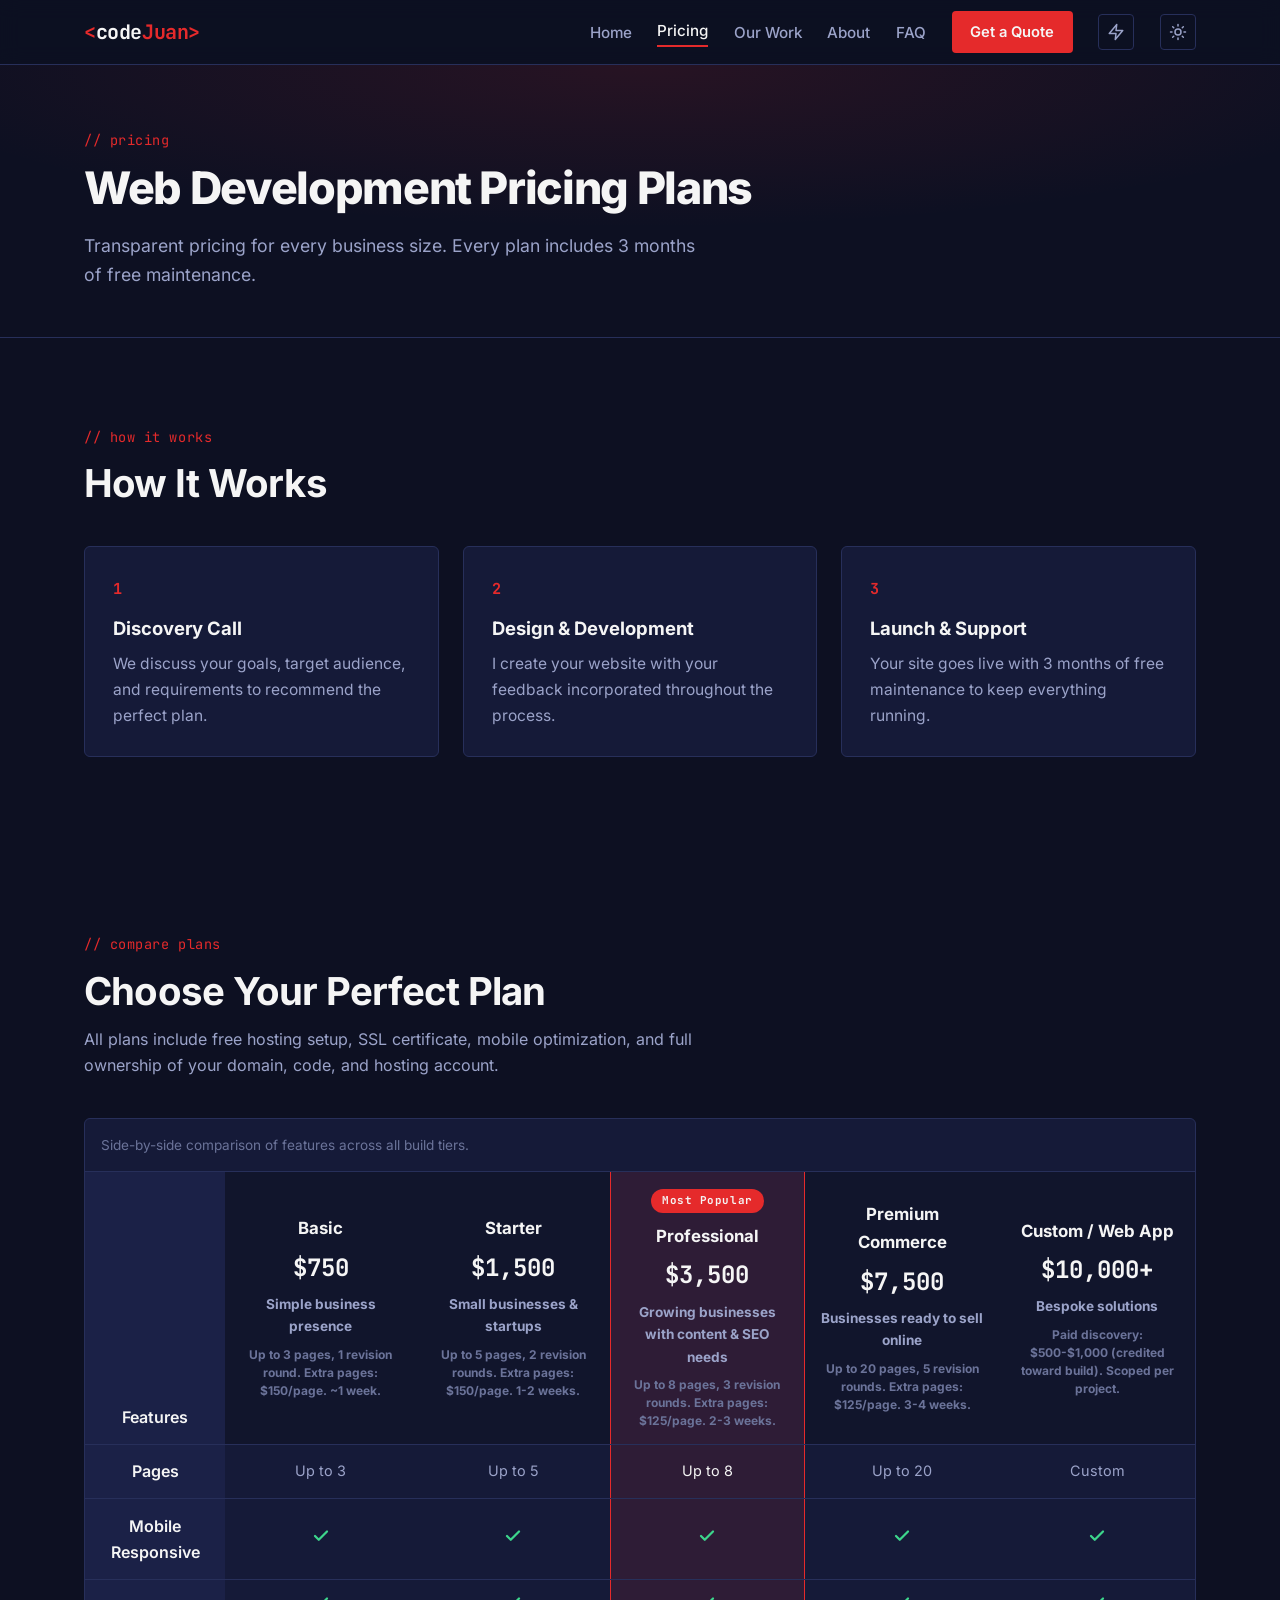
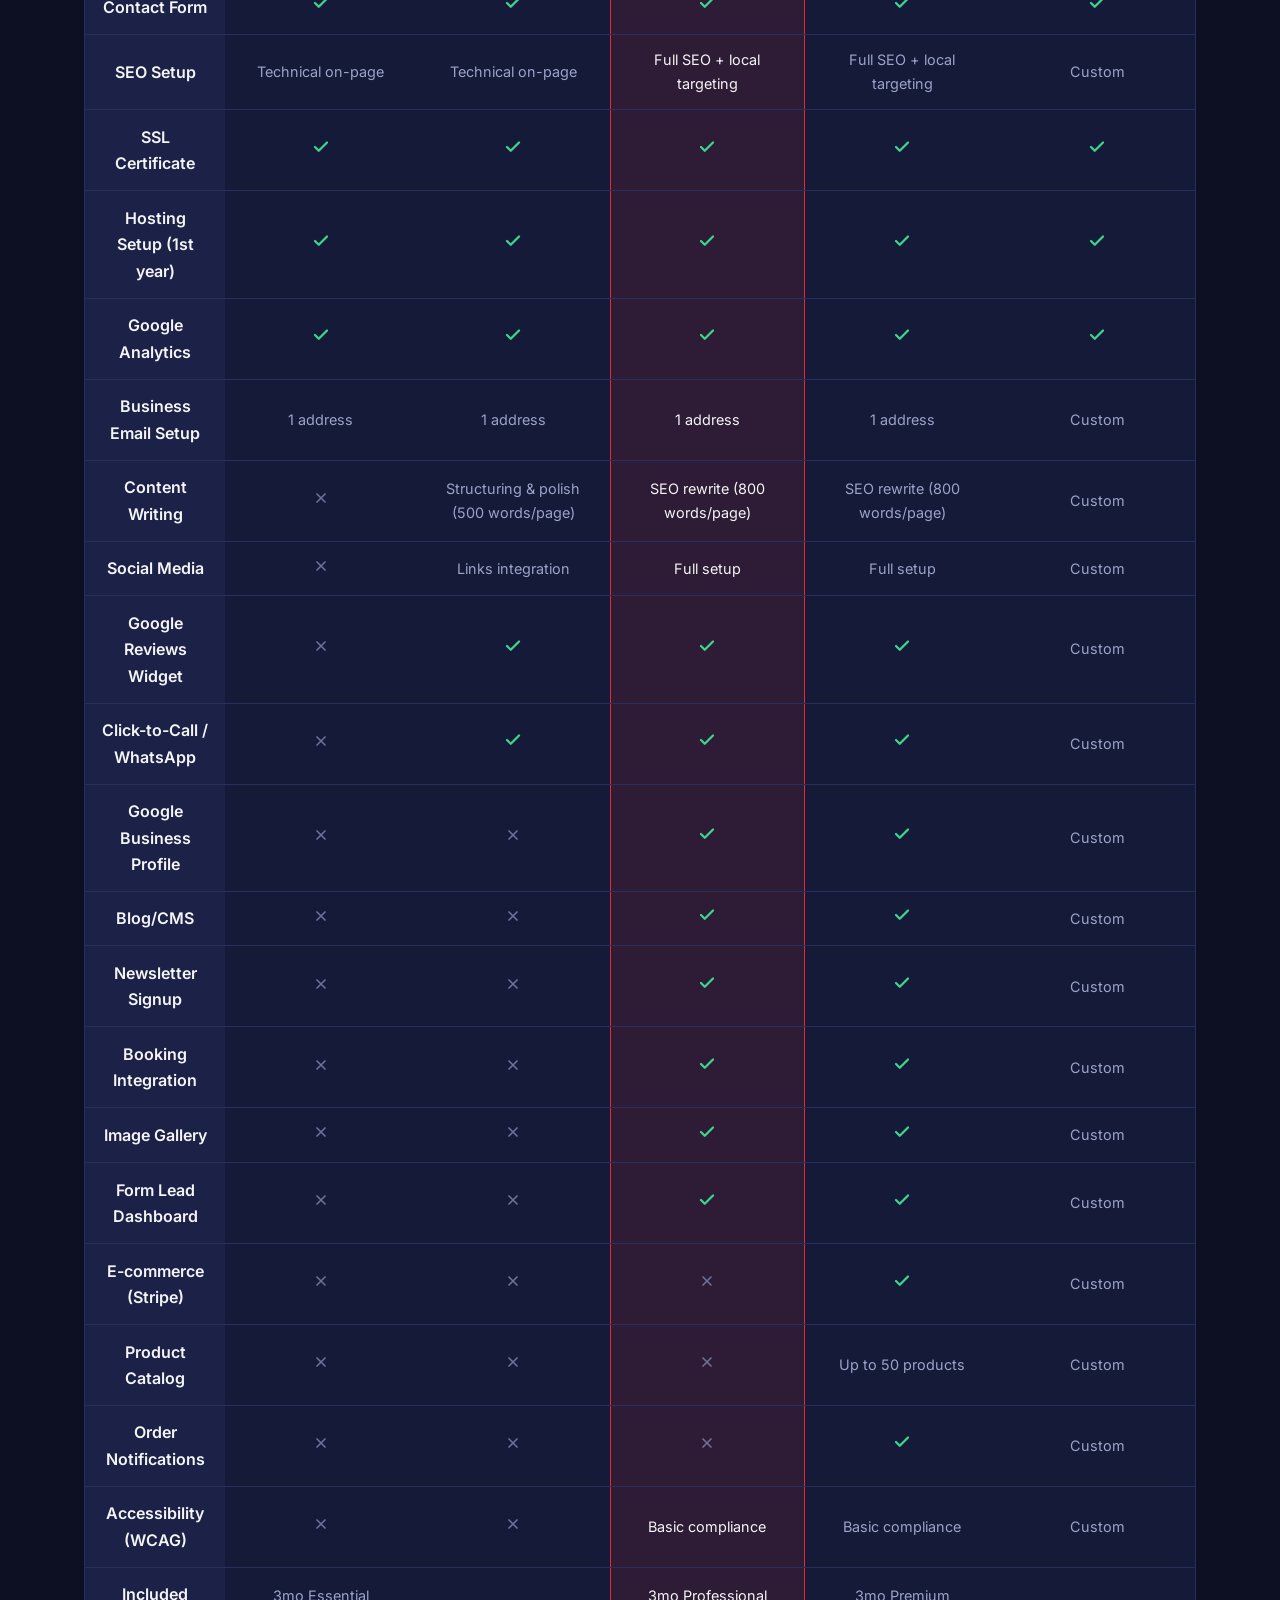
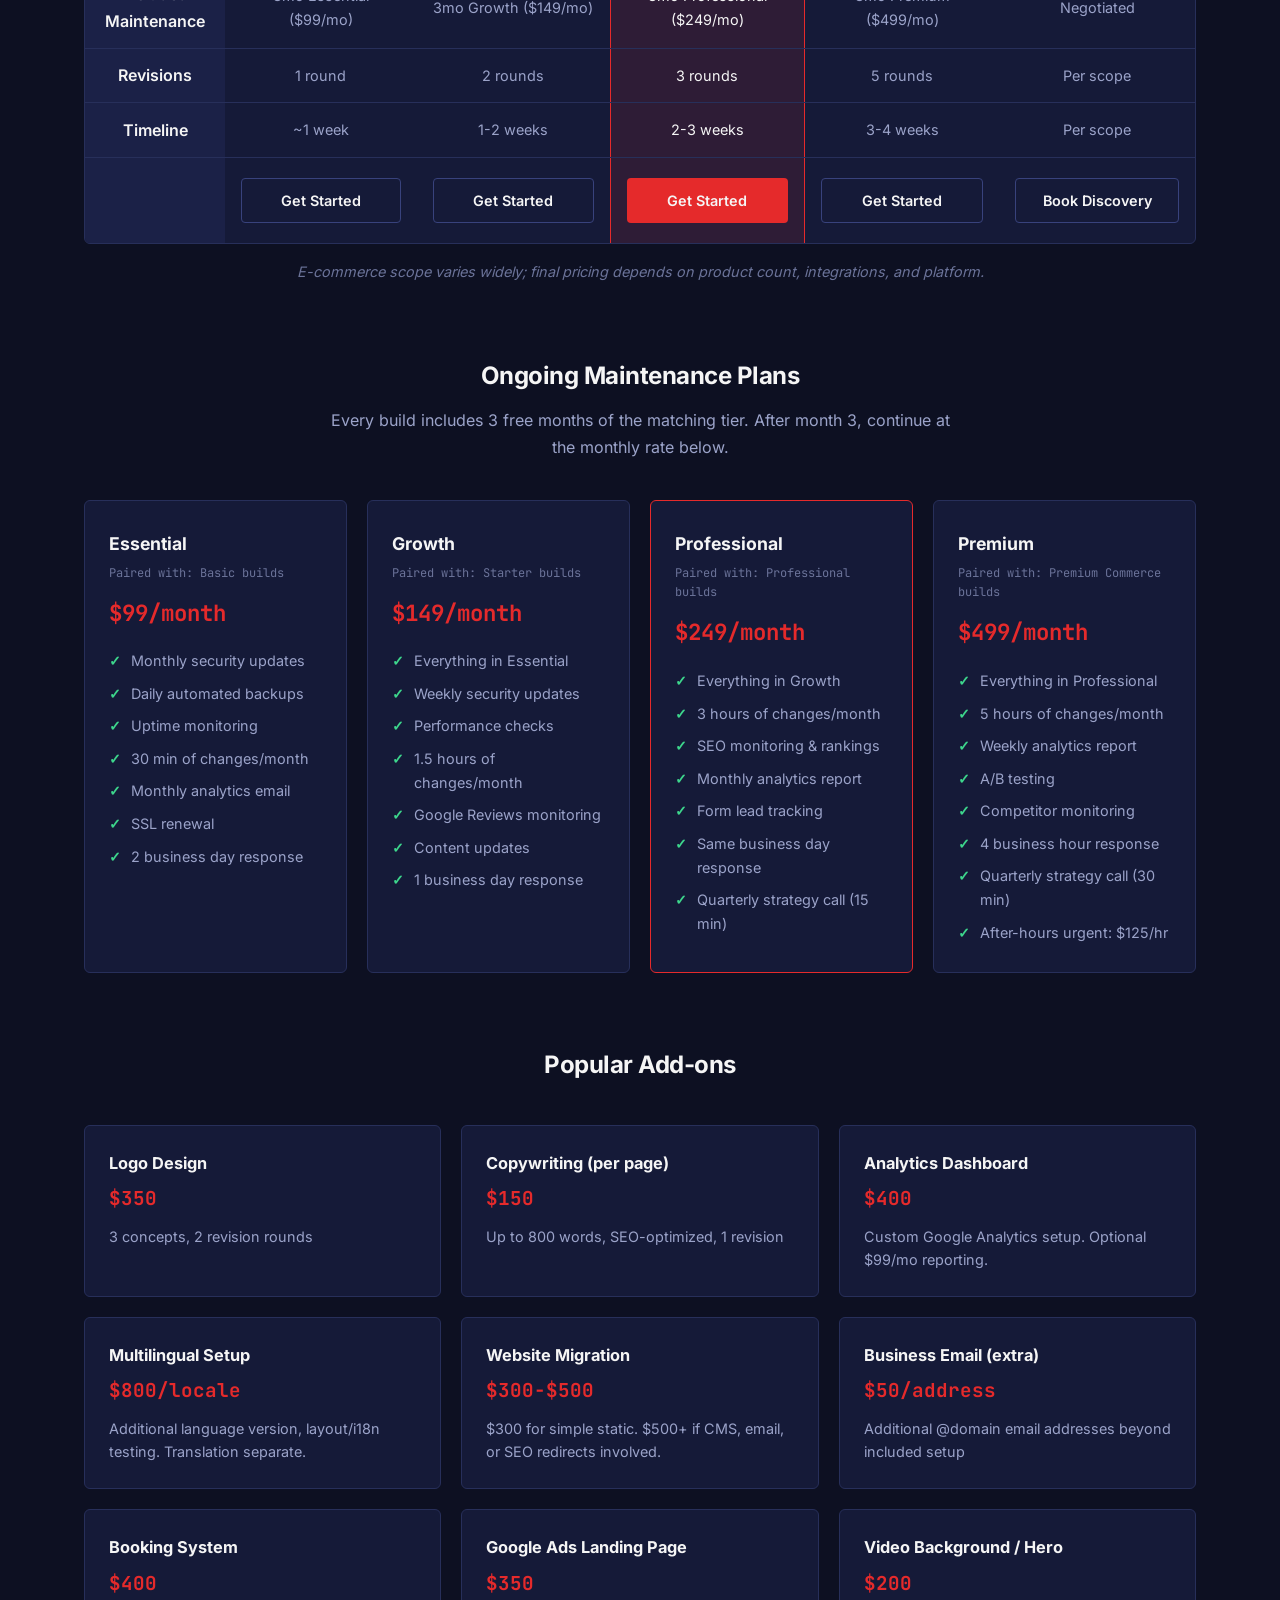
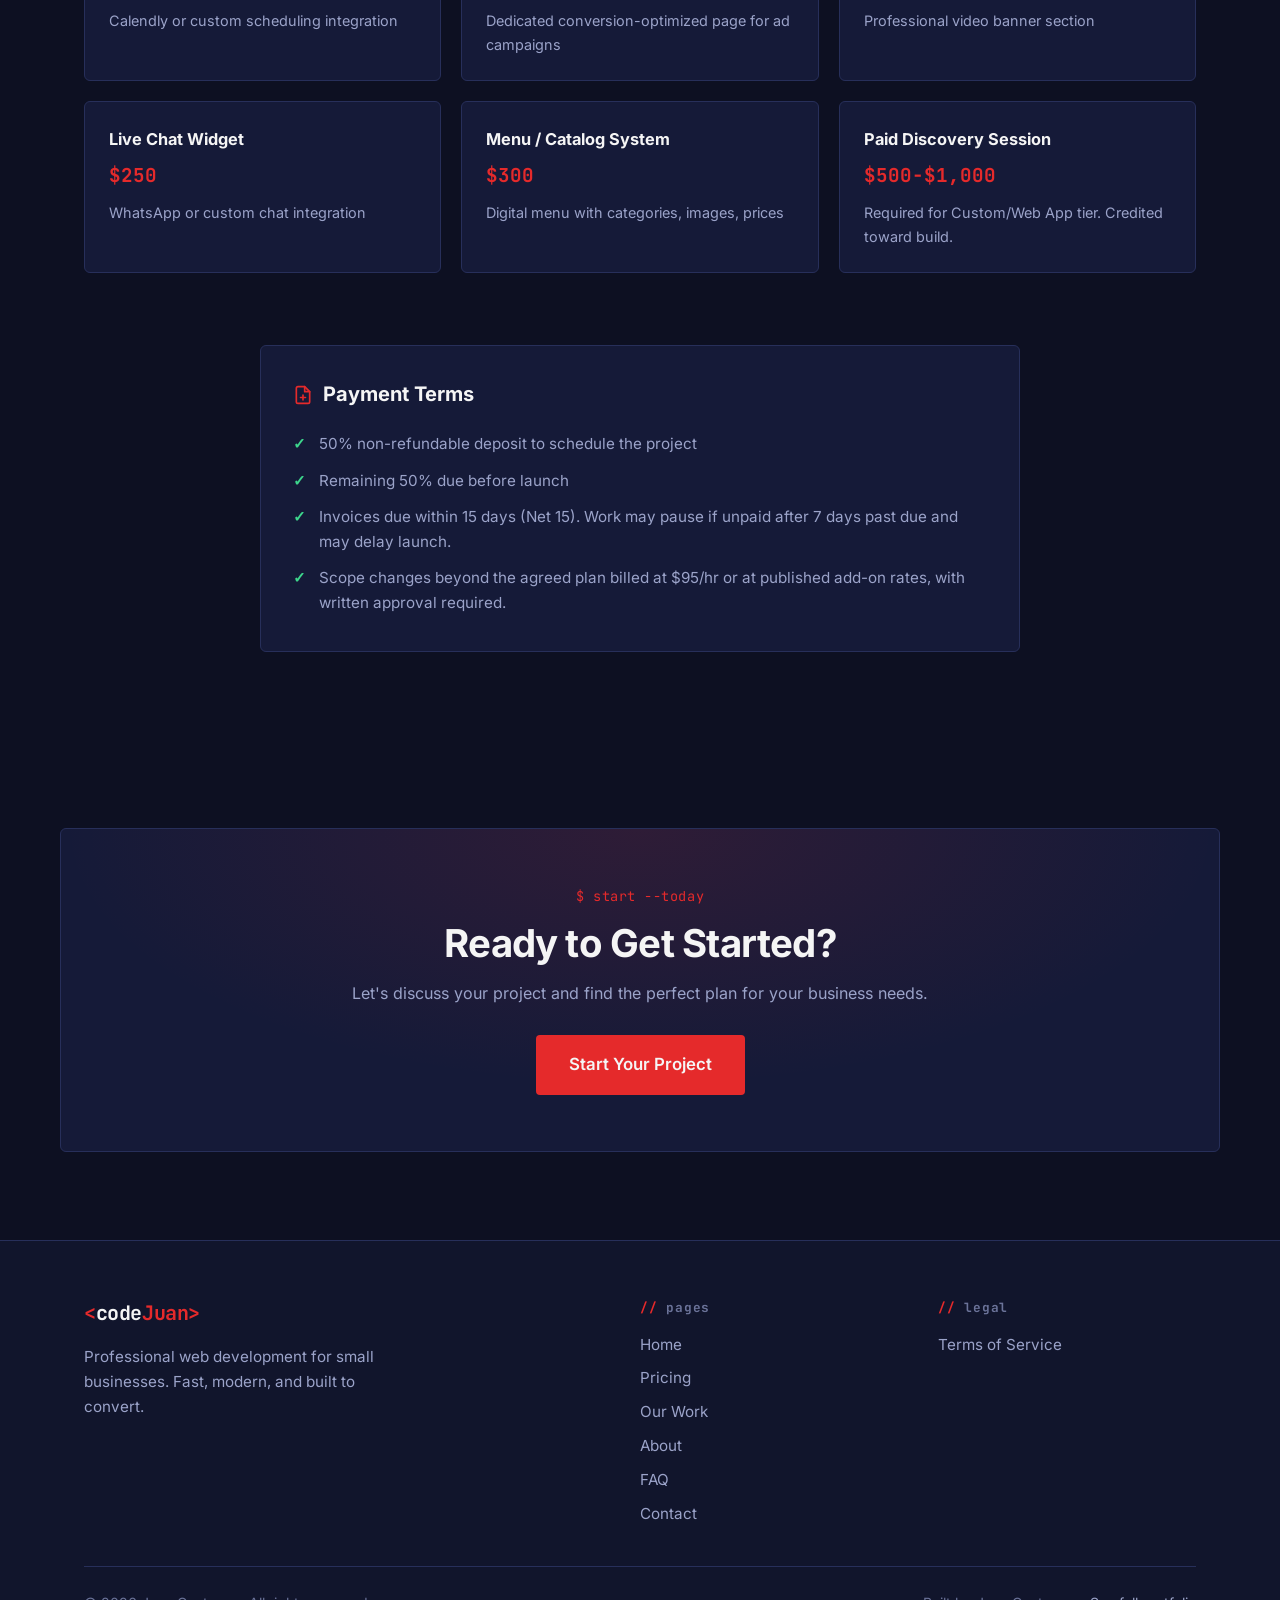
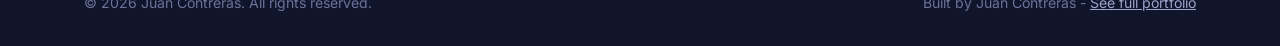
<file: pricing.html>
<!DOCTYPE html><html lang="en"> <head><meta charset="UTF-8"><meta name="viewport" content="width=device-width, initial-scale=1.0"><title>Web Development Pricing Plans - CodeJuan Web Services</title><meta name="description" content="Transparent web development pricing. From $750 basic sites to full e-commerce stores. Every plan includes 3 months free maintenance and full ownership."><meta name="author" content="Juan Contreras"><link rel="canonical" href="https://services.codejuan.com/pricing.html"><meta property="og:title" content="Web Development Pricing Plans - CodeJuan Web Services"><meta property="og:description" content="Transparent pricing for every business size. Every plan includes 3 months free maintenance."><meta property="og:type" content="website"><meta property="og:url" content="https://services.codejuan.com/pricing.html"><meta property="og:image" content="https://services.codejuan.com/og-image.png"><meta property="og:image:width" content="1200"><meta property="og:image:height" content="630"><meta name="twitter:card" content="summary_large_image"><meta name="twitter:title" content="Web Development Pricing Plans - CodeJuan Web Services"><meta name="twitter:description" content="Transparent pricing for every business size. Every plan includes 3 months free maintenance."><meta name="twitter:image" content="https://services.codejuan.com/og-image.png"><link rel="icon" href="/favicon.ico" sizes="any"><link rel="icon" href="/favicon.svg" type="image/svg+xml"><link rel="apple-touch-icon" href="/apple-touch-icon.png"><link rel="manifest" href="/site.webmanifest"><!-- set theme + motion before paint; dark is the default, continuity with the old key --><script>
      (function () {
        document.documentElement.classList.add('js');
        var stored = null;
        try {
          stored = localStorage.getItem('services-theme');
        } catch (e) {}
        if (stored === 'light') {
          document.documentElement.setAttribute('data-theme', 'light');
        }

        var motion = null;
        try {
          motion = localStorage.getItem('motion');
        } catch (e) {}
        if (motion !== 'full' && motion !== 'reduced') {
          motion =
            window.matchMedia && window.matchMedia('(prefers-reduced-motion: reduce)').matches ? 'reduced' : 'full';
        }
        document.documentElement.setAttribute('data-motion', motion);
      })();
    </script><script type="application/ld+json">
    {
      "@context": "https://schema.org",
      "@type": "Product",
      "name": "Professional Website Plan",
      "brand": { "@type": "Brand", "name": "CodeJuan Web Services" },
      "description": "Custom design, CMS, blog, advanced SEO, booking integration, 3 rounds of revisions, 3 months professional maintenance included.",
      "url": "https://services.codejuan.com/pricing.html",
      "offers": {
        "@type": "Offer",
        "price": "3500",
        "priceCurrency": "USD",
        "availability": "https://schema.org/InStock"
      }
    }
  </script><link rel="stylesheet" href="/_astro/about.0-Ntxcn5.css">
<link rel="stylesheet" href="/_astro/pricing.BqbGKHET.css"></head> <body> <a class="skip-link" href="#main">Skip to content</a> <header class="navbar" data-astro-cid-dmqpwcec> <div class="container nav-container" data-astro-cid-dmqpwcec> <a href="/index.html" class="nav-logo" aria-label="codeJuan home" data-astro-cid-dmqpwcec> <span class="wordmark" aria-label="codeJuan" data-astro-cid-hhuuaa7r> <span class="bracket" aria-hidden="true" data-astro-cid-hhuuaa7r>&lt;</span><span class="code" data-astro-cid-hhuuaa7r>code</span><span class="juan" data-astro-cid-hhuuaa7r>Juan</span><span class="bracket" aria-hidden="true" data-astro-cid-hhuuaa7r>&gt;</span> </span>  </a> <nav class="nav-menu" id="nav-menu" aria-label="Main navigation" data-astro-cid-dmqpwcec> <ul data-astro-cid-dmqpwcec> <li data-astro-cid-dmqpwcec> <a href="/index.html" class="nav-link" data-astro-cid-dmqpwcec> Home </a> </li><li data-astro-cid-dmqpwcec> <a href="/pricing.html" class="nav-link" aria-current="page" data-astro-cid-dmqpwcec> Pricing </a> </li><li data-astro-cid-dmqpwcec> <a href="/work.html" class="nav-link" data-astro-cid-dmqpwcec> Our Work </a> </li><li data-astro-cid-dmqpwcec> <a href="/about.html" class="nav-link" data-astro-cid-dmqpwcec> About </a> </li><li data-astro-cid-dmqpwcec> <a href="/faq.html" class="nav-link" data-astro-cid-dmqpwcec> FAQ </a> </li> <li data-astro-cid-dmqpwcec> <a href="/contact.html" class="btn btn-primary nav-cta" data-astro-cid-dmqpwcec>Get a Quote</a> </li> <li data-astro-cid-dmqpwcec> <button id="motion-toggle" class="theme-toggle" type="button" aria-pressed="true" aria-label="Turn off animations" data-astro-cid-dmqpwcec> <svg class="motion-icon" aria-hidden="true" width="18" height="18" viewBox="0 0 24 24" fill="none" stroke="currentColor" stroke-width="2" stroke-linecap="round" stroke-linejoin="round" data-astro-cid-dmqpwcec> <polygon points="13 2 3 14 12 14 11 22 21 10 12 10 13 2" data-astro-cid-dmqpwcec></polygon> </svg> </button> </li> <li data-astro-cid-dmqpwcec> <button id="theme-toggle" class="theme-toggle" type="button" aria-pressed="false" aria-label="Switch to light theme" data-astro-cid-dmqpwcec> <svg class="icon-sun" aria-hidden="true" width="18" height="18" viewBox="0 0 24 24" fill="none" stroke="currentColor" stroke-width="2" stroke-linecap="round" data-astro-cid-dmqpwcec> <circle cx="12" cy="12" r="4" data-astro-cid-dmqpwcec></circle> <path d="M12 2v2m0 16v2M4.9 4.9l1.4 1.4m11.4 11.4 1.4 1.4M2 12h2m16 0h2M4.9 19.1l1.4-1.4m11.4-11.4 1.4-1.4" data-astro-cid-dmqpwcec></path> </svg> <svg class="icon-moon" aria-hidden="true" width="18" height="18" viewBox="0 0 24 24" fill="none" stroke="currentColor" stroke-width="2" stroke-linecap="round" stroke-linejoin="round" data-astro-cid-dmqpwcec> <path d="M21 12.8A9 9 0 1 1 11.2 3a7 7 0 0 0 9.8 9.8z" data-astro-cid-dmqpwcec></path> </svg> </button> </li> </ul> </nav> <button class="hamburger" id="hamburger" type="button" aria-expanded="false" aria-controls="nav-menu" aria-label="Open menu" data-astro-cid-dmqpwcec> <span class="bar" data-astro-cid-dmqpwcec></span> <span class="bar" data-astro-cid-dmqpwcec></span> <span class="bar" data-astro-cid-dmqpwcec></span> </button> </div> </header>  <main id="main">    <section class="page-header" data-astro-cid-lmkygsfs> <div class="container" data-astro-cid-lmkygsfs> <span class="eyebrow" data-astro-cid-lmkygsfs>// pricing</span> <h1 class="page-title" data-astro-cid-lmkygsfs>Web Development Pricing Plans</h1> <p class="page-subtitle" data-astro-cid-lmkygsfs>Transparent pricing for every business size. Every plan includes 3 months of free maintenance.</p> </div> </section>  <section class="section how-it-works" data-astro-cid-lmkygsfs> <div class="container" data-astro-cid-lmkygsfs> <span class="eyebrow" data-astro-cid-lmkygsfs>// how it works</span> <h2 class="section-title" data-astro-cid-lmkygsfs>How It Works</h2> <div class="steps-grid" data-astro-cid-lmkygsfs> <div class="step reveal" data-astro-cid-lmkygsfs> <span class="step-number" data-astro-cid-lmkygsfs>1</span> <h3 data-astro-cid-lmkygsfs>Discovery Call</h3> <p data-astro-cid-lmkygsfs>We discuss your goals, target audience, and requirements to recommend the perfect plan.</p> </div> <div class="step reveal" data-astro-cid-lmkygsfs> <span class="step-number" data-astro-cid-lmkygsfs>2</span> <h3 data-astro-cid-lmkygsfs>Design &amp; Development</h3> <p data-astro-cid-lmkygsfs>I create your website with your feedback incorporated throughout the process.</p> </div> <div class="step reveal" data-astro-cid-lmkygsfs> <span class="step-number" data-astro-cid-lmkygsfs>3</span> <h3 data-astro-cid-lmkygsfs>Launch &amp; Support</h3> <p data-astro-cid-lmkygsfs>Your site goes live with 3 months of free maintenance to keep everything running.</p> </div> </div> </div> </section>  <section class="section pricing-comparison" aria-labelledby="pricing-title" data-astro-cid-lmkygsfs> <div class="container" data-astro-cid-lmkygsfs> <span class="eyebrow" data-astro-cid-lmkygsfs>// compare plans</span> <h2 id="pricing-title" class="section-title" data-astro-cid-lmkygsfs>Choose Your Perfect Plan</h2> <p class="section-subtitle" data-astro-cid-lmkygsfs>All plans include free hosting setup, SSL certificate, mobile optimization, and full ownership of your domain, code, and hosting account.</p> <div class="pricing-table-container" data-astro-cid-lmkygsfs> <table class="pricing-table" data-astro-cid-lmkygsfs> <caption data-astro-cid-lmkygsfs>Side-by-side comparison of features across all build tiers.</caption> <thead data-astro-cid-lmkygsfs> <tr data-astro-cid-lmkygsfs> <th class="feature-column" scope="col" data-astro-cid-lmkygsfs>Features</th> <th class="plan-column" scope="col" data-astro-cid-lmkygsfs>  <div class="plan-header" data-astro-cid-lmkygsfs> <span class="plan-name" data-astro-cid-lmkygsfs>Basic</span> <div class="plan-price" data-astro-cid-lmkygsfs>$750</div> <p class="plan-description" data-astro-cid-lmkygsfs>Simple business presence</p> <small class="scope-note" data-astro-cid-lmkygsfs>Up to 3 pages, 1 revision round. Extra pages: $150/page. ~1 week.</small> </div> </th><th class="plan-column" scope="col" data-astro-cid-lmkygsfs>  <div class="plan-header" data-astro-cid-lmkygsfs> <span class="plan-name" data-astro-cid-lmkygsfs>Starter</span> <div class="plan-price" data-astro-cid-lmkygsfs>$1,500</div> <p class="plan-description" data-astro-cid-lmkygsfs>Small businesses &amp; startups</p> <small class="scope-note" data-astro-cid-lmkygsfs>Up to 5 pages, 2 revision rounds. Extra pages: $150/page. 1-2 weeks.</small> </div> </th><th class="plan-column featured" scope="col" data-astro-cid-lmkygsfs> <div class="plan-badge" data-astro-cid-lmkygsfs>Most Popular</div> <div class="plan-header" data-astro-cid-lmkygsfs> <span class="plan-name" data-astro-cid-lmkygsfs>Professional</span> <div class="plan-price" data-astro-cid-lmkygsfs>$3,500</div> <p class="plan-description" data-astro-cid-lmkygsfs>Growing businesses with content &amp; SEO needs</p> <small class="scope-note" data-astro-cid-lmkygsfs>Up to 8 pages, 3 revision rounds. Extra pages: $125/page. 2-3 weeks.</small> </div> </th><th class="plan-column" scope="col" data-astro-cid-lmkygsfs>  <div class="plan-header" data-astro-cid-lmkygsfs> <span class="plan-name" data-astro-cid-lmkygsfs>Premium Commerce</span> <div class="plan-price" data-astro-cid-lmkygsfs>$7,500</div> <p class="plan-description" data-astro-cid-lmkygsfs>Businesses ready to sell online</p> <small class="scope-note" data-astro-cid-lmkygsfs>Up to 20 pages, 5 revision rounds. Extra pages: $125/page. 3-4 weeks.</small> </div> </th><th class="plan-column" scope="col" data-astro-cid-lmkygsfs>  <div class="plan-header" data-astro-cid-lmkygsfs> <span class="plan-name" data-astro-cid-lmkygsfs>Custom / Web App</span> <div class="plan-price" data-astro-cid-lmkygsfs>$10,000+</div> <p class="plan-description" data-astro-cid-lmkygsfs>Bespoke solutions</p> <small class="scope-note" data-astro-cid-lmkygsfs>Paid discovery: $500-$1,000 (credited toward build). Scoped per project.</small> </div> </th> </tr> </thead> <tbody data-astro-cid-lmkygsfs> <tr class="feature-row" data-astro-cid-lmkygsfs> <th class="feature-name" scope="row" data-astro-cid-lmkygsfs>Pages</th> <td class="feature-cell" data-astro-cid-lmkygsfs> <span data-astro-cid-lmkygsfs>Up to 3</span> </td><td class="feature-cell" data-astro-cid-lmkygsfs> <span data-astro-cid-lmkygsfs>Up to 5</span> </td><td class="feature-cell featured" data-astro-cid-lmkygsfs> <span data-astro-cid-lmkygsfs>Up to 8</span> </td><td class="feature-cell" data-astro-cid-lmkygsfs> <span data-astro-cid-lmkygsfs>Up to 20</span> </td><td class="feature-cell" data-astro-cid-lmkygsfs> <span data-astro-cid-lmkygsfs>Custom</span> </td> </tr><tr class="feature-row" data-astro-cid-lmkygsfs> <th class="feature-name" scope="row" data-astro-cid-lmkygsfs>Mobile Responsive</th> <td class="feature-cell" data-astro-cid-lmkygsfs> <span class="cell-yes" data-astro-cid-lmkygsfs> <svg aria-hidden="true" width="18" height="18" viewBox="0 0 24 24" fill="none" stroke="currentColor" stroke-width="3" stroke-linecap="round" stroke-linejoin="round" data-astro-cid-lmkygsfs> <polyline points="20 6 9 17 4 12" data-astro-cid-lmkygsfs></polyline> </svg> <span class="sr-only" data-astro-cid-lmkygsfs>Included</span> </span> </td><td class="feature-cell" data-astro-cid-lmkygsfs> <span class="cell-yes" data-astro-cid-lmkygsfs> <svg aria-hidden="true" width="18" height="18" viewBox="0 0 24 24" fill="none" stroke="currentColor" stroke-width="3" stroke-linecap="round" stroke-linejoin="round" data-astro-cid-lmkygsfs> <polyline points="20 6 9 17 4 12" data-astro-cid-lmkygsfs></polyline> </svg> <span class="sr-only" data-astro-cid-lmkygsfs>Included</span> </span> </td><td class="feature-cell featured" data-astro-cid-lmkygsfs> <span class="cell-yes" data-astro-cid-lmkygsfs> <svg aria-hidden="true" width="18" height="18" viewBox="0 0 24 24" fill="none" stroke="currentColor" stroke-width="3" stroke-linecap="round" stroke-linejoin="round" data-astro-cid-lmkygsfs> <polyline points="20 6 9 17 4 12" data-astro-cid-lmkygsfs></polyline> </svg> <span class="sr-only" data-astro-cid-lmkygsfs>Included</span> </span> </td><td class="feature-cell" data-astro-cid-lmkygsfs> <span class="cell-yes" data-astro-cid-lmkygsfs> <svg aria-hidden="true" width="18" height="18" viewBox="0 0 24 24" fill="none" stroke="currentColor" stroke-width="3" stroke-linecap="round" stroke-linejoin="round" data-astro-cid-lmkygsfs> <polyline points="20 6 9 17 4 12" data-astro-cid-lmkygsfs></polyline> </svg> <span class="sr-only" data-astro-cid-lmkygsfs>Included</span> </span> </td><td class="feature-cell" data-astro-cid-lmkygsfs> <span class="cell-yes" data-astro-cid-lmkygsfs> <svg aria-hidden="true" width="18" height="18" viewBox="0 0 24 24" fill="none" stroke="currentColor" stroke-width="3" stroke-linecap="round" stroke-linejoin="round" data-astro-cid-lmkygsfs> <polyline points="20 6 9 17 4 12" data-astro-cid-lmkygsfs></polyline> </svg> <span class="sr-only" data-astro-cid-lmkygsfs>Included</span> </span> </td> </tr><tr class="feature-row" data-astro-cid-lmkygsfs> <th class="feature-name" scope="row" data-astro-cid-lmkygsfs>Contact Form</th> <td class="feature-cell" data-astro-cid-lmkygsfs> <span class="cell-yes" data-astro-cid-lmkygsfs> <svg aria-hidden="true" width="18" height="18" viewBox="0 0 24 24" fill="none" stroke="currentColor" stroke-width="3" stroke-linecap="round" stroke-linejoin="round" data-astro-cid-lmkygsfs> <polyline points="20 6 9 17 4 12" data-astro-cid-lmkygsfs></polyline> </svg> <span class="sr-only" data-astro-cid-lmkygsfs>Included</span> </span> </td><td class="feature-cell" data-astro-cid-lmkygsfs> <span class="cell-yes" data-astro-cid-lmkygsfs> <svg aria-hidden="true" width="18" height="18" viewBox="0 0 24 24" fill="none" stroke="currentColor" stroke-width="3" stroke-linecap="round" stroke-linejoin="round" data-astro-cid-lmkygsfs> <polyline points="20 6 9 17 4 12" data-astro-cid-lmkygsfs></polyline> </svg> <span class="sr-only" data-astro-cid-lmkygsfs>Included</span> </span> </td><td class="feature-cell featured" data-astro-cid-lmkygsfs> <span class="cell-yes" data-astro-cid-lmkygsfs> <svg aria-hidden="true" width="18" height="18" viewBox="0 0 24 24" fill="none" stroke="currentColor" stroke-width="3" stroke-linecap="round" stroke-linejoin="round" data-astro-cid-lmkygsfs> <polyline points="20 6 9 17 4 12" data-astro-cid-lmkygsfs></polyline> </svg> <span class="sr-only" data-astro-cid-lmkygsfs>Included</span> </span> </td><td class="feature-cell" data-astro-cid-lmkygsfs> <span class="cell-yes" data-astro-cid-lmkygsfs> <svg aria-hidden="true" width="18" height="18" viewBox="0 0 24 24" fill="none" stroke="currentColor" stroke-width="3" stroke-linecap="round" stroke-linejoin="round" data-astro-cid-lmkygsfs> <polyline points="20 6 9 17 4 12" data-astro-cid-lmkygsfs></polyline> </svg> <span class="sr-only" data-astro-cid-lmkygsfs>Included</span> </span> </td><td class="feature-cell" data-astro-cid-lmkygsfs> <span class="cell-yes" data-astro-cid-lmkygsfs> <svg aria-hidden="true" width="18" height="18" viewBox="0 0 24 24" fill="none" stroke="currentColor" stroke-width="3" stroke-linecap="round" stroke-linejoin="round" data-astro-cid-lmkygsfs> <polyline points="20 6 9 17 4 12" data-astro-cid-lmkygsfs></polyline> </svg> <span class="sr-only" data-astro-cid-lmkygsfs>Included</span> </span> </td> </tr><tr class="feature-row" data-astro-cid-lmkygsfs> <th class="feature-name" scope="row" data-astro-cid-lmkygsfs>SEO Setup</th> <td class="feature-cell" data-astro-cid-lmkygsfs> <span data-astro-cid-lmkygsfs>Technical on-page</span> </td><td class="feature-cell" data-astro-cid-lmkygsfs> <span data-astro-cid-lmkygsfs>Technical on-page</span> </td><td class="feature-cell featured" data-astro-cid-lmkygsfs> <span data-astro-cid-lmkygsfs>Full SEO + local targeting</span> </td><td class="feature-cell" data-astro-cid-lmkygsfs> <span data-astro-cid-lmkygsfs>Full SEO + local targeting</span> </td><td class="feature-cell" data-astro-cid-lmkygsfs> <span data-astro-cid-lmkygsfs>Custom</span> </td> </tr><tr class="feature-row" data-astro-cid-lmkygsfs> <th class="feature-name" scope="row" data-astro-cid-lmkygsfs>SSL Certificate</th> <td class="feature-cell" data-astro-cid-lmkygsfs> <span class="cell-yes" data-astro-cid-lmkygsfs> <svg aria-hidden="true" width="18" height="18" viewBox="0 0 24 24" fill="none" stroke="currentColor" stroke-width="3" stroke-linecap="round" stroke-linejoin="round" data-astro-cid-lmkygsfs> <polyline points="20 6 9 17 4 12" data-astro-cid-lmkygsfs></polyline> </svg> <span class="sr-only" data-astro-cid-lmkygsfs>Included</span> </span> </td><td class="feature-cell" data-astro-cid-lmkygsfs> <span class="cell-yes" data-astro-cid-lmkygsfs> <svg aria-hidden="true" width="18" height="18" viewBox="0 0 24 24" fill="none" stroke="currentColor" stroke-width="3" stroke-linecap="round" stroke-linejoin="round" data-astro-cid-lmkygsfs> <polyline points="20 6 9 17 4 12" data-astro-cid-lmkygsfs></polyline> </svg> <span class="sr-only" data-astro-cid-lmkygsfs>Included</span> </span> </td><td class="feature-cell featured" data-astro-cid-lmkygsfs> <span class="cell-yes" data-astro-cid-lmkygsfs> <svg aria-hidden="true" width="18" height="18" viewBox="0 0 24 24" fill="none" stroke="currentColor" stroke-width="3" stroke-linecap="round" stroke-linejoin="round" data-astro-cid-lmkygsfs> <polyline points="20 6 9 17 4 12" data-astro-cid-lmkygsfs></polyline> </svg> <span class="sr-only" data-astro-cid-lmkygsfs>Included</span> </span> </td><td class="feature-cell" data-astro-cid-lmkygsfs> <span class="cell-yes" data-astro-cid-lmkygsfs> <svg aria-hidden="true" width="18" height="18" viewBox="0 0 24 24" fill="none" stroke="currentColor" stroke-width="3" stroke-linecap="round" stroke-linejoin="round" data-astro-cid-lmkygsfs> <polyline points="20 6 9 17 4 12" data-astro-cid-lmkygsfs></polyline> </svg> <span class="sr-only" data-astro-cid-lmkygsfs>Included</span> </span> </td><td class="feature-cell" data-astro-cid-lmkygsfs> <span class="cell-yes" data-astro-cid-lmkygsfs> <svg aria-hidden="true" width="18" height="18" viewBox="0 0 24 24" fill="none" stroke="currentColor" stroke-width="3" stroke-linecap="round" stroke-linejoin="round" data-astro-cid-lmkygsfs> <polyline points="20 6 9 17 4 12" data-astro-cid-lmkygsfs></polyline> </svg> <span class="sr-only" data-astro-cid-lmkygsfs>Included</span> </span> </td> </tr><tr class="feature-row" data-astro-cid-lmkygsfs> <th class="feature-name" scope="row" data-astro-cid-lmkygsfs>Hosting Setup (1st year)</th> <td class="feature-cell" data-astro-cid-lmkygsfs> <span class="cell-yes" data-astro-cid-lmkygsfs> <svg aria-hidden="true" width="18" height="18" viewBox="0 0 24 24" fill="none" stroke="currentColor" stroke-width="3" stroke-linecap="round" stroke-linejoin="round" data-astro-cid-lmkygsfs> <polyline points="20 6 9 17 4 12" data-astro-cid-lmkygsfs></polyline> </svg> <span class="sr-only" data-astro-cid-lmkygsfs>Included</span> </span> </td><td class="feature-cell" data-astro-cid-lmkygsfs> <span class="cell-yes" data-astro-cid-lmkygsfs> <svg aria-hidden="true" width="18" height="18" viewBox="0 0 24 24" fill="none" stroke="currentColor" stroke-width="3" stroke-linecap="round" stroke-linejoin="round" data-astro-cid-lmkygsfs> <polyline points="20 6 9 17 4 12" data-astro-cid-lmkygsfs></polyline> </svg> <span class="sr-only" data-astro-cid-lmkygsfs>Included</span> </span> </td><td class="feature-cell featured" data-astro-cid-lmkygsfs> <span class="cell-yes" data-astro-cid-lmkygsfs> <svg aria-hidden="true" width="18" height="18" viewBox="0 0 24 24" fill="none" stroke="currentColor" stroke-width="3" stroke-linecap="round" stroke-linejoin="round" data-astro-cid-lmkygsfs> <polyline points="20 6 9 17 4 12" data-astro-cid-lmkygsfs></polyline> </svg> <span class="sr-only" data-astro-cid-lmkygsfs>Included</span> </span> </td><td class="feature-cell" data-astro-cid-lmkygsfs> <span class="cell-yes" data-astro-cid-lmkygsfs> <svg aria-hidden="true" width="18" height="18" viewBox="0 0 24 24" fill="none" stroke="currentColor" stroke-width="3" stroke-linecap="round" stroke-linejoin="round" data-astro-cid-lmkygsfs> <polyline points="20 6 9 17 4 12" data-astro-cid-lmkygsfs></polyline> </svg> <span class="sr-only" data-astro-cid-lmkygsfs>Included</span> </span> </td><td class="feature-cell" data-astro-cid-lmkygsfs> <span class="cell-yes" data-astro-cid-lmkygsfs> <svg aria-hidden="true" width="18" height="18" viewBox="0 0 24 24" fill="none" stroke="currentColor" stroke-width="3" stroke-linecap="round" stroke-linejoin="round" data-astro-cid-lmkygsfs> <polyline points="20 6 9 17 4 12" data-astro-cid-lmkygsfs></polyline> </svg> <span class="sr-only" data-astro-cid-lmkygsfs>Included</span> </span> </td> </tr><tr class="feature-row" data-astro-cid-lmkygsfs> <th class="feature-name" scope="row" data-astro-cid-lmkygsfs>Google Analytics</th> <td class="feature-cell" data-astro-cid-lmkygsfs> <span class="cell-yes" data-astro-cid-lmkygsfs> <svg aria-hidden="true" width="18" height="18" viewBox="0 0 24 24" fill="none" stroke="currentColor" stroke-width="3" stroke-linecap="round" stroke-linejoin="round" data-astro-cid-lmkygsfs> <polyline points="20 6 9 17 4 12" data-astro-cid-lmkygsfs></polyline> </svg> <span class="sr-only" data-astro-cid-lmkygsfs>Included</span> </span> </td><td class="feature-cell" data-astro-cid-lmkygsfs> <span class="cell-yes" data-astro-cid-lmkygsfs> <svg aria-hidden="true" width="18" height="18" viewBox="0 0 24 24" fill="none" stroke="currentColor" stroke-width="3" stroke-linecap="round" stroke-linejoin="round" data-astro-cid-lmkygsfs> <polyline points="20 6 9 17 4 12" data-astro-cid-lmkygsfs></polyline> </svg> <span class="sr-only" data-astro-cid-lmkygsfs>Included</span> </span> </td><td class="feature-cell featured" data-astro-cid-lmkygsfs> <span class="cell-yes" data-astro-cid-lmkygsfs> <svg aria-hidden="true" width="18" height="18" viewBox="0 0 24 24" fill="none" stroke="currentColor" stroke-width="3" stroke-linecap="round" stroke-linejoin="round" data-astro-cid-lmkygsfs> <polyline points="20 6 9 17 4 12" data-astro-cid-lmkygsfs></polyline> </svg> <span class="sr-only" data-astro-cid-lmkygsfs>Included</span> </span> </td><td class="feature-cell" data-astro-cid-lmkygsfs> <span class="cell-yes" data-astro-cid-lmkygsfs> <svg aria-hidden="true" width="18" height="18" viewBox="0 0 24 24" fill="none" stroke="currentColor" stroke-width="3" stroke-linecap="round" stroke-linejoin="round" data-astro-cid-lmkygsfs> <polyline points="20 6 9 17 4 12" data-astro-cid-lmkygsfs></polyline> </svg> <span class="sr-only" data-astro-cid-lmkygsfs>Included</span> </span> </td><td class="feature-cell" data-astro-cid-lmkygsfs> <span class="cell-yes" data-astro-cid-lmkygsfs> <svg aria-hidden="true" width="18" height="18" viewBox="0 0 24 24" fill="none" stroke="currentColor" stroke-width="3" stroke-linecap="round" stroke-linejoin="round" data-astro-cid-lmkygsfs> <polyline points="20 6 9 17 4 12" data-astro-cid-lmkygsfs></polyline> </svg> <span class="sr-only" data-astro-cid-lmkygsfs>Included</span> </span> </td> </tr><tr class="feature-row" data-astro-cid-lmkygsfs> <th class="feature-name" scope="row" data-astro-cid-lmkygsfs>Business Email Setup</th> <td class="feature-cell" data-astro-cid-lmkygsfs> <span data-astro-cid-lmkygsfs>1 address</span> </td><td class="feature-cell" data-astro-cid-lmkygsfs> <span data-astro-cid-lmkygsfs>1 address</span> </td><td class="feature-cell featured" data-astro-cid-lmkygsfs> <span data-astro-cid-lmkygsfs>1 address</span> </td><td class="feature-cell" data-astro-cid-lmkygsfs> <span data-astro-cid-lmkygsfs>1 address</span> </td><td class="feature-cell" data-astro-cid-lmkygsfs> <span data-astro-cid-lmkygsfs>Custom</span> </td> </tr><tr class="feature-row" data-astro-cid-lmkygsfs> <th class="feature-name" scope="row" data-astro-cid-lmkygsfs>Content Writing</th> <td class="feature-cell" data-astro-cid-lmkygsfs> <span class="cell-no" data-astro-cid-lmkygsfs> <svg aria-hidden="true" width="16" height="16" viewBox="0 0 24 24" fill="none" stroke="currentColor" stroke-width="2.5" stroke-linecap="round" stroke-linejoin="round" data-astro-cid-lmkygsfs> <line x1="18" y1="6" x2="6" y2="18" data-astro-cid-lmkygsfs></line> <line x1="6" y1="6" x2="18" y2="18" data-astro-cid-lmkygsfs></line> </svg> <span class="sr-only" data-astro-cid-lmkygsfs>Not included</span> </span> </td><td class="feature-cell" data-astro-cid-lmkygsfs> <span data-astro-cid-lmkygsfs>Structuring &amp; polish (500 words/page)</span> </td><td class="feature-cell featured" data-astro-cid-lmkygsfs> <span data-astro-cid-lmkygsfs>SEO rewrite (800 words/page)</span> </td><td class="feature-cell" data-astro-cid-lmkygsfs> <span data-astro-cid-lmkygsfs>SEO rewrite (800 words/page)</span> </td><td class="feature-cell" data-astro-cid-lmkygsfs> <span data-astro-cid-lmkygsfs>Custom</span> </td> </tr><tr class="feature-row" data-astro-cid-lmkygsfs> <th class="feature-name" scope="row" data-astro-cid-lmkygsfs>Social Media</th> <td class="feature-cell" data-astro-cid-lmkygsfs> <span class="cell-no" data-astro-cid-lmkygsfs> <svg aria-hidden="true" width="16" height="16" viewBox="0 0 24 24" fill="none" stroke="currentColor" stroke-width="2.5" stroke-linecap="round" stroke-linejoin="round" data-astro-cid-lmkygsfs> <line x1="18" y1="6" x2="6" y2="18" data-astro-cid-lmkygsfs></line> <line x1="6" y1="6" x2="18" y2="18" data-astro-cid-lmkygsfs></line> </svg> <span class="sr-only" data-astro-cid-lmkygsfs>Not included</span> </span> </td><td class="feature-cell" data-astro-cid-lmkygsfs> <span data-astro-cid-lmkygsfs>Links integration</span> </td><td class="feature-cell featured" data-astro-cid-lmkygsfs> <span data-astro-cid-lmkygsfs>Full setup</span> </td><td class="feature-cell" data-astro-cid-lmkygsfs> <span data-astro-cid-lmkygsfs>Full setup</span> </td><td class="feature-cell" data-astro-cid-lmkygsfs> <span data-astro-cid-lmkygsfs>Custom</span> </td> </tr><tr class="feature-row" data-astro-cid-lmkygsfs> <th class="feature-name" scope="row" data-astro-cid-lmkygsfs>Google Reviews Widget</th> <td class="feature-cell" data-astro-cid-lmkygsfs> <span class="cell-no" data-astro-cid-lmkygsfs> <svg aria-hidden="true" width="16" height="16" viewBox="0 0 24 24" fill="none" stroke="currentColor" stroke-width="2.5" stroke-linecap="round" stroke-linejoin="round" data-astro-cid-lmkygsfs> <line x1="18" y1="6" x2="6" y2="18" data-astro-cid-lmkygsfs></line> <line x1="6" y1="6" x2="18" y2="18" data-astro-cid-lmkygsfs></line> </svg> <span class="sr-only" data-astro-cid-lmkygsfs>Not included</span> </span> </td><td class="feature-cell" data-astro-cid-lmkygsfs> <span class="cell-yes" data-astro-cid-lmkygsfs> <svg aria-hidden="true" width="18" height="18" viewBox="0 0 24 24" fill="none" stroke="currentColor" stroke-width="3" stroke-linecap="round" stroke-linejoin="round" data-astro-cid-lmkygsfs> <polyline points="20 6 9 17 4 12" data-astro-cid-lmkygsfs></polyline> </svg> <span class="sr-only" data-astro-cid-lmkygsfs>Included</span> </span> </td><td class="feature-cell featured" data-astro-cid-lmkygsfs> <span class="cell-yes" data-astro-cid-lmkygsfs> <svg aria-hidden="true" width="18" height="18" viewBox="0 0 24 24" fill="none" stroke="currentColor" stroke-width="3" stroke-linecap="round" stroke-linejoin="round" data-astro-cid-lmkygsfs> <polyline points="20 6 9 17 4 12" data-astro-cid-lmkygsfs></polyline> </svg> <span class="sr-only" data-astro-cid-lmkygsfs>Included</span> </span> </td><td class="feature-cell" data-astro-cid-lmkygsfs> <span class="cell-yes" data-astro-cid-lmkygsfs> <svg aria-hidden="true" width="18" height="18" viewBox="0 0 24 24" fill="none" stroke="currentColor" stroke-width="3" stroke-linecap="round" stroke-linejoin="round" data-astro-cid-lmkygsfs> <polyline points="20 6 9 17 4 12" data-astro-cid-lmkygsfs></polyline> </svg> <span class="sr-only" data-astro-cid-lmkygsfs>Included</span> </span> </td><td class="feature-cell" data-astro-cid-lmkygsfs> <span data-astro-cid-lmkygsfs>Custom</span> </td> </tr><tr class="feature-row" data-astro-cid-lmkygsfs> <th class="feature-name" scope="row" data-astro-cid-lmkygsfs>Click-to-Call / WhatsApp</th> <td class="feature-cell" data-astro-cid-lmkygsfs> <span class="cell-no" data-astro-cid-lmkygsfs> <svg aria-hidden="true" width="16" height="16" viewBox="0 0 24 24" fill="none" stroke="currentColor" stroke-width="2.5" stroke-linecap="round" stroke-linejoin="round" data-astro-cid-lmkygsfs> <line x1="18" y1="6" x2="6" y2="18" data-astro-cid-lmkygsfs></line> <line x1="6" y1="6" x2="18" y2="18" data-astro-cid-lmkygsfs></line> </svg> <span class="sr-only" data-astro-cid-lmkygsfs>Not included</span> </span> </td><td class="feature-cell" data-astro-cid-lmkygsfs> <span class="cell-yes" data-astro-cid-lmkygsfs> <svg aria-hidden="true" width="18" height="18" viewBox="0 0 24 24" fill="none" stroke="currentColor" stroke-width="3" stroke-linecap="round" stroke-linejoin="round" data-astro-cid-lmkygsfs> <polyline points="20 6 9 17 4 12" data-astro-cid-lmkygsfs></polyline> </svg> <span class="sr-only" data-astro-cid-lmkygsfs>Included</span> </span> </td><td class="feature-cell featured" data-astro-cid-lmkygsfs> <span class="cell-yes" data-astro-cid-lmkygsfs> <svg aria-hidden="true" width="18" height="18" viewBox="0 0 24 24" fill="none" stroke="currentColor" stroke-width="3" stroke-linecap="round" stroke-linejoin="round" data-astro-cid-lmkygsfs> <polyline points="20 6 9 17 4 12" data-astro-cid-lmkygsfs></polyline> </svg> <span class="sr-only" data-astro-cid-lmkygsfs>Included</span> </span> </td><td class="feature-cell" data-astro-cid-lmkygsfs> <span class="cell-yes" data-astro-cid-lmkygsfs> <svg aria-hidden="true" width="18" height="18" viewBox="0 0 24 24" fill="none" stroke="currentColor" stroke-width="3" stroke-linecap="round" stroke-linejoin="round" data-astro-cid-lmkygsfs> <polyline points="20 6 9 17 4 12" data-astro-cid-lmkygsfs></polyline> </svg> <span class="sr-only" data-astro-cid-lmkygsfs>Included</span> </span> </td><td class="feature-cell" data-astro-cid-lmkygsfs> <span data-astro-cid-lmkygsfs>Custom</span> </td> </tr><tr class="feature-row" data-astro-cid-lmkygsfs> <th class="feature-name" scope="row" data-astro-cid-lmkygsfs>Google Business Profile</th> <td class="feature-cell" data-astro-cid-lmkygsfs> <span class="cell-no" data-astro-cid-lmkygsfs> <svg aria-hidden="true" width="16" height="16" viewBox="0 0 24 24" fill="none" stroke="currentColor" stroke-width="2.5" stroke-linecap="round" stroke-linejoin="round" data-astro-cid-lmkygsfs> <line x1="18" y1="6" x2="6" y2="18" data-astro-cid-lmkygsfs></line> <line x1="6" y1="6" x2="18" y2="18" data-astro-cid-lmkygsfs></line> </svg> <span class="sr-only" data-astro-cid-lmkygsfs>Not included</span> </span> </td><td class="feature-cell" data-astro-cid-lmkygsfs> <span class="cell-no" data-astro-cid-lmkygsfs> <svg aria-hidden="true" width="16" height="16" viewBox="0 0 24 24" fill="none" stroke="currentColor" stroke-width="2.5" stroke-linecap="round" stroke-linejoin="round" data-astro-cid-lmkygsfs> <line x1="18" y1="6" x2="6" y2="18" data-astro-cid-lmkygsfs></line> <line x1="6" y1="6" x2="18" y2="18" data-astro-cid-lmkygsfs></line> </svg> <span class="sr-only" data-astro-cid-lmkygsfs>Not included</span> </span> </td><td class="feature-cell featured" data-astro-cid-lmkygsfs> <span class="cell-yes" data-astro-cid-lmkygsfs> <svg aria-hidden="true" width="18" height="18" viewBox="0 0 24 24" fill="none" stroke="currentColor" stroke-width="3" stroke-linecap="round" stroke-linejoin="round" data-astro-cid-lmkygsfs> <polyline points="20 6 9 17 4 12" data-astro-cid-lmkygsfs></polyline> </svg> <span class="sr-only" data-astro-cid-lmkygsfs>Included</span> </span> </td><td class="feature-cell" data-astro-cid-lmkygsfs> <span class="cell-yes" data-astro-cid-lmkygsfs> <svg aria-hidden="true" width="18" height="18" viewBox="0 0 24 24" fill="none" stroke="currentColor" stroke-width="3" stroke-linecap="round" stroke-linejoin="round" data-astro-cid-lmkygsfs> <polyline points="20 6 9 17 4 12" data-astro-cid-lmkygsfs></polyline> </svg> <span class="sr-only" data-astro-cid-lmkygsfs>Included</span> </span> </td><td class="feature-cell" data-astro-cid-lmkygsfs> <span data-astro-cid-lmkygsfs>Custom</span> </td> </tr><tr class="feature-row" data-astro-cid-lmkygsfs> <th class="feature-name" scope="row" data-astro-cid-lmkygsfs>Blog/CMS</th> <td class="feature-cell" data-astro-cid-lmkygsfs> <span class="cell-no" data-astro-cid-lmkygsfs> <svg aria-hidden="true" width="16" height="16" viewBox="0 0 24 24" fill="none" stroke="currentColor" stroke-width="2.5" stroke-linecap="round" stroke-linejoin="round" data-astro-cid-lmkygsfs> <line x1="18" y1="6" x2="6" y2="18" data-astro-cid-lmkygsfs></line> <line x1="6" y1="6" x2="18" y2="18" data-astro-cid-lmkygsfs></line> </svg> <span class="sr-only" data-astro-cid-lmkygsfs>Not included</span> </span> </td><td class="feature-cell" data-astro-cid-lmkygsfs> <span class="cell-no" data-astro-cid-lmkygsfs> <svg aria-hidden="true" width="16" height="16" viewBox="0 0 24 24" fill="none" stroke="currentColor" stroke-width="2.5" stroke-linecap="round" stroke-linejoin="round" data-astro-cid-lmkygsfs> <line x1="18" y1="6" x2="6" y2="18" data-astro-cid-lmkygsfs></line> <line x1="6" y1="6" x2="18" y2="18" data-astro-cid-lmkygsfs></line> </svg> <span class="sr-only" data-astro-cid-lmkygsfs>Not included</span> </span> </td><td class="feature-cell featured" data-astro-cid-lmkygsfs> <span class="cell-yes" data-astro-cid-lmkygsfs> <svg aria-hidden="true" width="18" height="18" viewBox="0 0 24 24" fill="none" stroke="currentColor" stroke-width="3" stroke-linecap="round" stroke-linejoin="round" data-astro-cid-lmkygsfs> <polyline points="20 6 9 17 4 12" data-astro-cid-lmkygsfs></polyline> </svg> <span class="sr-only" data-astro-cid-lmkygsfs>Included</span> </span> </td><td class="feature-cell" data-astro-cid-lmkygsfs> <span class="cell-yes" data-astro-cid-lmkygsfs> <svg aria-hidden="true" width="18" height="18" viewBox="0 0 24 24" fill="none" stroke="currentColor" stroke-width="3" stroke-linecap="round" stroke-linejoin="round" data-astro-cid-lmkygsfs> <polyline points="20 6 9 17 4 12" data-astro-cid-lmkygsfs></polyline> </svg> <span class="sr-only" data-astro-cid-lmkygsfs>Included</span> </span> </td><td class="feature-cell" data-astro-cid-lmkygsfs> <span data-astro-cid-lmkygsfs>Custom</span> </td> </tr><tr class="feature-row" data-astro-cid-lmkygsfs> <th class="feature-name" scope="row" data-astro-cid-lmkygsfs>Newsletter Signup</th> <td class="feature-cell" data-astro-cid-lmkygsfs> <span class="cell-no" data-astro-cid-lmkygsfs> <svg aria-hidden="true" width="16" height="16" viewBox="0 0 24 24" fill="none" stroke="currentColor" stroke-width="2.5" stroke-linecap="round" stroke-linejoin="round" data-astro-cid-lmkygsfs> <line x1="18" y1="6" x2="6" y2="18" data-astro-cid-lmkygsfs></line> <line x1="6" y1="6" x2="18" y2="18" data-astro-cid-lmkygsfs></line> </svg> <span class="sr-only" data-astro-cid-lmkygsfs>Not included</span> </span> </td><td class="feature-cell" data-astro-cid-lmkygsfs> <span class="cell-no" data-astro-cid-lmkygsfs> <svg aria-hidden="true" width="16" height="16" viewBox="0 0 24 24" fill="none" stroke="currentColor" stroke-width="2.5" stroke-linecap="round" stroke-linejoin="round" data-astro-cid-lmkygsfs> <line x1="18" y1="6" x2="6" y2="18" data-astro-cid-lmkygsfs></line> <line x1="6" y1="6" x2="18" y2="18" data-astro-cid-lmkygsfs></line> </svg> <span class="sr-only" data-astro-cid-lmkygsfs>Not included</span> </span> </td><td class="feature-cell featured" data-astro-cid-lmkygsfs> <span class="cell-yes" data-astro-cid-lmkygsfs> <svg aria-hidden="true" width="18" height="18" viewBox="0 0 24 24" fill="none" stroke="currentColor" stroke-width="3" stroke-linecap="round" stroke-linejoin="round" data-astro-cid-lmkygsfs> <polyline points="20 6 9 17 4 12" data-astro-cid-lmkygsfs></polyline> </svg> <span class="sr-only" data-astro-cid-lmkygsfs>Included</span> </span> </td><td class="feature-cell" data-astro-cid-lmkygsfs> <span class="cell-yes" data-astro-cid-lmkygsfs> <svg aria-hidden="true" width="18" height="18" viewBox="0 0 24 24" fill="none" stroke="currentColor" stroke-width="3" stroke-linecap="round" stroke-linejoin="round" data-astro-cid-lmkygsfs> <polyline points="20 6 9 17 4 12" data-astro-cid-lmkygsfs></polyline> </svg> <span class="sr-only" data-astro-cid-lmkygsfs>Included</span> </span> </td><td class="feature-cell" data-astro-cid-lmkygsfs> <span data-astro-cid-lmkygsfs>Custom</span> </td> </tr><tr class="feature-row" data-astro-cid-lmkygsfs> <th class="feature-name" scope="row" data-astro-cid-lmkygsfs>Booking Integration</th> <td class="feature-cell" data-astro-cid-lmkygsfs> <span class="cell-no" data-astro-cid-lmkygsfs> <svg aria-hidden="true" width="16" height="16" viewBox="0 0 24 24" fill="none" stroke="currentColor" stroke-width="2.5" stroke-linecap="round" stroke-linejoin="round" data-astro-cid-lmkygsfs> <line x1="18" y1="6" x2="6" y2="18" data-astro-cid-lmkygsfs></line> <line x1="6" y1="6" x2="18" y2="18" data-astro-cid-lmkygsfs></line> </svg> <span class="sr-only" data-astro-cid-lmkygsfs>Not included</span> </span> </td><td class="feature-cell" data-astro-cid-lmkygsfs> <span class="cell-no" data-astro-cid-lmkygsfs> <svg aria-hidden="true" width="16" height="16" viewBox="0 0 24 24" fill="none" stroke="currentColor" stroke-width="2.5" stroke-linecap="round" stroke-linejoin="round" data-astro-cid-lmkygsfs> <line x1="18" y1="6" x2="6" y2="18" data-astro-cid-lmkygsfs></line> <line x1="6" y1="6" x2="18" y2="18" data-astro-cid-lmkygsfs></line> </svg> <span class="sr-only" data-astro-cid-lmkygsfs>Not included</span> </span> </td><td class="feature-cell featured" data-astro-cid-lmkygsfs> <span class="cell-yes" data-astro-cid-lmkygsfs> <svg aria-hidden="true" width="18" height="18" viewBox="0 0 24 24" fill="none" stroke="currentColor" stroke-width="3" stroke-linecap="round" stroke-linejoin="round" data-astro-cid-lmkygsfs> <polyline points="20 6 9 17 4 12" data-astro-cid-lmkygsfs></polyline> </svg> <span class="sr-only" data-astro-cid-lmkygsfs>Included</span> </span> </td><td class="feature-cell" data-astro-cid-lmkygsfs> <span class="cell-yes" data-astro-cid-lmkygsfs> <svg aria-hidden="true" width="18" height="18" viewBox="0 0 24 24" fill="none" stroke="currentColor" stroke-width="3" stroke-linecap="round" stroke-linejoin="round" data-astro-cid-lmkygsfs> <polyline points="20 6 9 17 4 12" data-astro-cid-lmkygsfs></polyline> </svg> <span class="sr-only" data-astro-cid-lmkygsfs>Included</span> </span> </td><td class="feature-cell" data-astro-cid-lmkygsfs> <span data-astro-cid-lmkygsfs>Custom</span> </td> </tr><tr class="feature-row" data-astro-cid-lmkygsfs> <th class="feature-name" scope="row" data-astro-cid-lmkygsfs>Image Gallery</th> <td class="feature-cell" data-astro-cid-lmkygsfs> <span class="cell-no" data-astro-cid-lmkygsfs> <svg aria-hidden="true" width="16" height="16" viewBox="0 0 24 24" fill="none" stroke="currentColor" stroke-width="2.5" stroke-linecap="round" stroke-linejoin="round" data-astro-cid-lmkygsfs> <line x1="18" y1="6" x2="6" y2="18" data-astro-cid-lmkygsfs></line> <line x1="6" y1="6" x2="18" y2="18" data-astro-cid-lmkygsfs></line> </svg> <span class="sr-only" data-astro-cid-lmkygsfs>Not included</span> </span> </td><td class="feature-cell" data-astro-cid-lmkygsfs> <span class="cell-no" data-astro-cid-lmkygsfs> <svg aria-hidden="true" width="16" height="16" viewBox="0 0 24 24" fill="none" stroke="currentColor" stroke-width="2.5" stroke-linecap="round" stroke-linejoin="round" data-astro-cid-lmkygsfs> <line x1="18" y1="6" x2="6" y2="18" data-astro-cid-lmkygsfs></line> <line x1="6" y1="6" x2="18" y2="18" data-astro-cid-lmkygsfs></line> </svg> <span class="sr-only" data-astro-cid-lmkygsfs>Not included</span> </span> </td><td class="feature-cell featured" data-astro-cid-lmkygsfs> <span class="cell-yes" data-astro-cid-lmkygsfs> <svg aria-hidden="true" width="18" height="18" viewBox="0 0 24 24" fill="none" stroke="currentColor" stroke-width="3" stroke-linecap="round" stroke-linejoin="round" data-astro-cid-lmkygsfs> <polyline points="20 6 9 17 4 12" data-astro-cid-lmkygsfs></polyline> </svg> <span class="sr-only" data-astro-cid-lmkygsfs>Included</span> </span> </td><td class="feature-cell" data-astro-cid-lmkygsfs> <span class="cell-yes" data-astro-cid-lmkygsfs> <svg aria-hidden="true" width="18" height="18" viewBox="0 0 24 24" fill="none" stroke="currentColor" stroke-width="3" stroke-linecap="round" stroke-linejoin="round" data-astro-cid-lmkygsfs> <polyline points="20 6 9 17 4 12" data-astro-cid-lmkygsfs></polyline> </svg> <span class="sr-only" data-astro-cid-lmkygsfs>Included</span> </span> </td><td class="feature-cell" data-astro-cid-lmkygsfs> <span data-astro-cid-lmkygsfs>Custom</span> </td> </tr><tr class="feature-row" data-astro-cid-lmkygsfs> <th class="feature-name" scope="row" data-astro-cid-lmkygsfs>Form Lead Dashboard</th> <td class="feature-cell" data-astro-cid-lmkygsfs> <span class="cell-no" data-astro-cid-lmkygsfs> <svg aria-hidden="true" width="16" height="16" viewBox="0 0 24 24" fill="none" stroke="currentColor" stroke-width="2.5" stroke-linecap="round" stroke-linejoin="round" data-astro-cid-lmkygsfs> <line x1="18" y1="6" x2="6" y2="18" data-astro-cid-lmkygsfs></line> <line x1="6" y1="6" x2="18" y2="18" data-astro-cid-lmkygsfs></line> </svg> <span class="sr-only" data-astro-cid-lmkygsfs>Not included</span> </span> </td><td class="feature-cell" data-astro-cid-lmkygsfs> <span class="cell-no" data-astro-cid-lmkygsfs> <svg aria-hidden="true" width="16" height="16" viewBox="0 0 24 24" fill="none" stroke="currentColor" stroke-width="2.5" stroke-linecap="round" stroke-linejoin="round" data-astro-cid-lmkygsfs> <line x1="18" y1="6" x2="6" y2="18" data-astro-cid-lmkygsfs></line> <line x1="6" y1="6" x2="18" y2="18" data-astro-cid-lmkygsfs></line> </svg> <span class="sr-only" data-astro-cid-lmkygsfs>Not included</span> </span> </td><td class="feature-cell featured" data-astro-cid-lmkygsfs> <span class="cell-yes" data-astro-cid-lmkygsfs> <svg aria-hidden="true" width="18" height="18" viewBox="0 0 24 24" fill="none" stroke="currentColor" stroke-width="3" stroke-linecap="round" stroke-linejoin="round" data-astro-cid-lmkygsfs> <polyline points="20 6 9 17 4 12" data-astro-cid-lmkygsfs></polyline> </svg> <span class="sr-only" data-astro-cid-lmkygsfs>Included</span> </span> </td><td class="feature-cell" data-astro-cid-lmkygsfs> <span class="cell-yes" data-astro-cid-lmkygsfs> <svg aria-hidden="true" width="18" height="18" viewBox="0 0 24 24" fill="none" stroke="currentColor" stroke-width="3" stroke-linecap="round" stroke-linejoin="round" data-astro-cid-lmkygsfs> <polyline points="20 6 9 17 4 12" data-astro-cid-lmkygsfs></polyline> </svg> <span class="sr-only" data-astro-cid-lmkygsfs>Included</span> </span> </td><td class="feature-cell" data-astro-cid-lmkygsfs> <span data-astro-cid-lmkygsfs>Custom</span> </td> </tr><tr class="feature-row" data-astro-cid-lmkygsfs> <th class="feature-name" scope="row" data-astro-cid-lmkygsfs>E-commerce (Stripe)</th> <td class="feature-cell" data-astro-cid-lmkygsfs> <span class="cell-no" data-astro-cid-lmkygsfs> <svg aria-hidden="true" width="16" height="16" viewBox="0 0 24 24" fill="none" stroke="currentColor" stroke-width="2.5" stroke-linecap="round" stroke-linejoin="round" data-astro-cid-lmkygsfs> <line x1="18" y1="6" x2="6" y2="18" data-astro-cid-lmkygsfs></line> <line x1="6" y1="6" x2="18" y2="18" data-astro-cid-lmkygsfs></line> </svg> <span class="sr-only" data-astro-cid-lmkygsfs>Not included</span> </span> </td><td class="feature-cell" data-astro-cid-lmkygsfs> <span class="cell-no" data-astro-cid-lmkygsfs> <svg aria-hidden="true" width="16" height="16" viewBox="0 0 24 24" fill="none" stroke="currentColor" stroke-width="2.5" stroke-linecap="round" stroke-linejoin="round" data-astro-cid-lmkygsfs> <line x1="18" y1="6" x2="6" y2="18" data-astro-cid-lmkygsfs></line> <line x1="6" y1="6" x2="18" y2="18" data-astro-cid-lmkygsfs></line> </svg> <span class="sr-only" data-astro-cid-lmkygsfs>Not included</span> </span> </td><td class="feature-cell featured" data-astro-cid-lmkygsfs> <span class="cell-no" data-astro-cid-lmkygsfs> <svg aria-hidden="true" width="16" height="16" viewBox="0 0 24 24" fill="none" stroke="currentColor" stroke-width="2.5" stroke-linecap="round" stroke-linejoin="round" data-astro-cid-lmkygsfs> <line x1="18" y1="6" x2="6" y2="18" data-astro-cid-lmkygsfs></line> <line x1="6" y1="6" x2="18" y2="18" data-astro-cid-lmkygsfs></line> </svg> <span class="sr-only" data-astro-cid-lmkygsfs>Not included</span> </span> </td><td class="feature-cell" data-astro-cid-lmkygsfs> <span class="cell-yes" data-astro-cid-lmkygsfs> <svg aria-hidden="true" width="18" height="18" viewBox="0 0 24 24" fill="none" stroke="currentColor" stroke-width="3" stroke-linecap="round" stroke-linejoin="round" data-astro-cid-lmkygsfs> <polyline points="20 6 9 17 4 12" data-astro-cid-lmkygsfs></polyline> </svg> <span class="sr-only" data-astro-cid-lmkygsfs>Included</span> </span> </td><td class="feature-cell" data-astro-cid-lmkygsfs> <span data-astro-cid-lmkygsfs>Custom</span> </td> </tr><tr class="feature-row" data-astro-cid-lmkygsfs> <th class="feature-name" scope="row" data-astro-cid-lmkygsfs>Product Catalog</th> <td class="feature-cell" data-astro-cid-lmkygsfs> <span class="cell-no" data-astro-cid-lmkygsfs> <svg aria-hidden="true" width="16" height="16" viewBox="0 0 24 24" fill="none" stroke="currentColor" stroke-width="2.5" stroke-linecap="round" stroke-linejoin="round" data-astro-cid-lmkygsfs> <line x1="18" y1="6" x2="6" y2="18" data-astro-cid-lmkygsfs></line> <line x1="6" y1="6" x2="18" y2="18" data-astro-cid-lmkygsfs></line> </svg> <span class="sr-only" data-astro-cid-lmkygsfs>Not included</span> </span> </td><td class="feature-cell" data-astro-cid-lmkygsfs> <span class="cell-no" data-astro-cid-lmkygsfs> <svg aria-hidden="true" width="16" height="16" viewBox="0 0 24 24" fill="none" stroke="currentColor" stroke-width="2.5" stroke-linecap="round" stroke-linejoin="round" data-astro-cid-lmkygsfs> <line x1="18" y1="6" x2="6" y2="18" data-astro-cid-lmkygsfs></line> <line x1="6" y1="6" x2="18" y2="18" data-astro-cid-lmkygsfs></line> </svg> <span class="sr-only" data-astro-cid-lmkygsfs>Not included</span> </span> </td><td class="feature-cell featured" data-astro-cid-lmkygsfs> <span class="cell-no" data-astro-cid-lmkygsfs> <svg aria-hidden="true" width="16" height="16" viewBox="0 0 24 24" fill="none" stroke="currentColor" stroke-width="2.5" stroke-linecap="round" stroke-linejoin="round" data-astro-cid-lmkygsfs> <line x1="18" y1="6" x2="6" y2="18" data-astro-cid-lmkygsfs></line> <line x1="6" y1="6" x2="18" y2="18" data-astro-cid-lmkygsfs></line> </svg> <span class="sr-only" data-astro-cid-lmkygsfs>Not included</span> </span> </td><td class="feature-cell" data-astro-cid-lmkygsfs> <span data-astro-cid-lmkygsfs>Up to 50 products</span> </td><td class="feature-cell" data-astro-cid-lmkygsfs> <span data-astro-cid-lmkygsfs>Custom</span> </td> </tr><tr class="feature-row" data-astro-cid-lmkygsfs> <th class="feature-name" scope="row" data-astro-cid-lmkygsfs>Order Notifications</th> <td class="feature-cell" data-astro-cid-lmkygsfs> <span class="cell-no" data-astro-cid-lmkygsfs> <svg aria-hidden="true" width="16" height="16" viewBox="0 0 24 24" fill="none" stroke="currentColor" stroke-width="2.5" stroke-linecap="round" stroke-linejoin="round" data-astro-cid-lmkygsfs> <line x1="18" y1="6" x2="6" y2="18" data-astro-cid-lmkygsfs></line> <line x1="6" y1="6" x2="18" y2="18" data-astro-cid-lmkygsfs></line> </svg> <span class="sr-only" data-astro-cid-lmkygsfs>Not included</span> </span> </td><td class="feature-cell" data-astro-cid-lmkygsfs> <span class="cell-no" data-astro-cid-lmkygsfs> <svg aria-hidden="true" width="16" height="16" viewBox="0 0 24 24" fill="none" stroke="currentColor" stroke-width="2.5" stroke-linecap="round" stroke-linejoin="round" data-astro-cid-lmkygsfs> <line x1="18" y1="6" x2="6" y2="18" data-astro-cid-lmkygsfs></line> <line x1="6" y1="6" x2="18" y2="18" data-astro-cid-lmkygsfs></line> </svg> <span class="sr-only" data-astro-cid-lmkygsfs>Not included</span> </span> </td><td class="feature-cell featured" data-astro-cid-lmkygsfs> <span class="cell-no" data-astro-cid-lmkygsfs> <svg aria-hidden="true" width="16" height="16" viewBox="0 0 24 24" fill="none" stroke="currentColor" stroke-width="2.5" stroke-linecap="round" stroke-linejoin="round" data-astro-cid-lmkygsfs> <line x1="18" y1="6" x2="6" y2="18" data-astro-cid-lmkygsfs></line> <line x1="6" y1="6" x2="18" y2="18" data-astro-cid-lmkygsfs></line> </svg> <span class="sr-only" data-astro-cid-lmkygsfs>Not included</span> </span> </td><td class="feature-cell" data-astro-cid-lmkygsfs> <span class="cell-yes" data-astro-cid-lmkygsfs> <svg aria-hidden="true" width="18" height="18" viewBox="0 0 24 24" fill="none" stroke="currentColor" stroke-width="3" stroke-linecap="round" stroke-linejoin="round" data-astro-cid-lmkygsfs> <polyline points="20 6 9 17 4 12" data-astro-cid-lmkygsfs></polyline> </svg> <span class="sr-only" data-astro-cid-lmkygsfs>Included</span> </span> </td><td class="feature-cell" data-astro-cid-lmkygsfs> <span data-astro-cid-lmkygsfs>Custom</span> </td> </tr><tr class="feature-row" data-astro-cid-lmkygsfs> <th class="feature-name" scope="row" data-astro-cid-lmkygsfs>Accessibility (WCAG)</th> <td class="feature-cell" data-astro-cid-lmkygsfs> <span class="cell-no" data-astro-cid-lmkygsfs> <svg aria-hidden="true" width="16" height="16" viewBox="0 0 24 24" fill="none" stroke="currentColor" stroke-width="2.5" stroke-linecap="round" stroke-linejoin="round" data-astro-cid-lmkygsfs> <line x1="18" y1="6" x2="6" y2="18" data-astro-cid-lmkygsfs></line> <line x1="6" y1="6" x2="18" y2="18" data-astro-cid-lmkygsfs></line> </svg> <span class="sr-only" data-astro-cid-lmkygsfs>Not included</span> </span> </td><td class="feature-cell" data-astro-cid-lmkygsfs> <span class="cell-no" data-astro-cid-lmkygsfs> <svg aria-hidden="true" width="16" height="16" viewBox="0 0 24 24" fill="none" stroke="currentColor" stroke-width="2.5" stroke-linecap="round" stroke-linejoin="round" data-astro-cid-lmkygsfs> <line x1="18" y1="6" x2="6" y2="18" data-astro-cid-lmkygsfs></line> <line x1="6" y1="6" x2="18" y2="18" data-astro-cid-lmkygsfs></line> </svg> <span class="sr-only" data-astro-cid-lmkygsfs>Not included</span> </span> </td><td class="feature-cell featured" data-astro-cid-lmkygsfs> <span data-astro-cid-lmkygsfs>Basic compliance</span> </td><td class="feature-cell" data-astro-cid-lmkygsfs> <span data-astro-cid-lmkygsfs>Basic compliance</span> </td><td class="feature-cell" data-astro-cid-lmkygsfs> <span data-astro-cid-lmkygsfs>Custom</span> </td> </tr><tr class="feature-row" data-astro-cid-lmkygsfs> <th class="feature-name" scope="row" data-astro-cid-lmkygsfs>Included Maintenance</th> <td class="feature-cell" data-astro-cid-lmkygsfs> <span data-astro-cid-lmkygsfs>3mo Essential ($99/mo)</span> </td><td class="feature-cell" data-astro-cid-lmkygsfs> <span data-astro-cid-lmkygsfs>3mo Growth ($149/mo)</span> </td><td class="feature-cell featured" data-astro-cid-lmkygsfs> <span data-astro-cid-lmkygsfs>3mo Professional ($249/mo)</span> </td><td class="feature-cell" data-astro-cid-lmkygsfs> <span data-astro-cid-lmkygsfs>3mo Premium ($499/mo)</span> </td><td class="feature-cell" data-astro-cid-lmkygsfs> <span data-astro-cid-lmkygsfs>Negotiated</span> </td> </tr><tr class="feature-row" data-astro-cid-lmkygsfs> <th class="feature-name" scope="row" data-astro-cid-lmkygsfs>Revisions</th> <td class="feature-cell" data-astro-cid-lmkygsfs> <span data-astro-cid-lmkygsfs>1 round</span> </td><td class="feature-cell" data-astro-cid-lmkygsfs> <span data-astro-cid-lmkygsfs>2 rounds</span> </td><td class="feature-cell featured" data-astro-cid-lmkygsfs> <span data-astro-cid-lmkygsfs>3 rounds</span> </td><td class="feature-cell" data-astro-cid-lmkygsfs> <span data-astro-cid-lmkygsfs>5 rounds</span> </td><td class="feature-cell" data-astro-cid-lmkygsfs> <span data-astro-cid-lmkygsfs>Per scope</span> </td> </tr><tr class="feature-row" data-astro-cid-lmkygsfs> <th class="feature-name" scope="row" data-astro-cid-lmkygsfs>Timeline</th> <td class="feature-cell" data-astro-cid-lmkygsfs> <span data-astro-cid-lmkygsfs>~1 week</span> </td><td class="feature-cell" data-astro-cid-lmkygsfs> <span data-astro-cid-lmkygsfs>1-2 weeks</span> </td><td class="feature-cell featured" data-astro-cid-lmkygsfs> <span data-astro-cid-lmkygsfs>2-3 weeks</span> </td><td class="feature-cell" data-astro-cid-lmkygsfs> <span data-astro-cid-lmkygsfs>3-4 weeks</span> </td><td class="feature-cell" data-astro-cid-lmkygsfs> <span data-astro-cid-lmkygsfs>Per scope</span> </td> </tr> <tr class="action-row" data-astro-cid-lmkygsfs> <td class="feature-name" data-astro-cid-lmkygsfs></td> <td class="action-cell" data-astro-cid-lmkygsfs> <a href="/contact.html" class="btn btn-secondary" data-astro-cid-lmkygsfs>Get Started</a> </td><td class="action-cell" data-astro-cid-lmkygsfs> <a href="/contact.html" class="btn btn-secondary" data-astro-cid-lmkygsfs>Get Started</a> </td><td class="action-cell featured" data-astro-cid-lmkygsfs> <a href="/contact.html" class="btn btn-primary" data-astro-cid-lmkygsfs>Get Started</a> </td><td class="action-cell" data-astro-cid-lmkygsfs> <a href="/contact.html" class="btn btn-secondary" data-astro-cid-lmkygsfs>Get Started</a> </td><td class="action-cell" data-astro-cid-lmkygsfs> <a href="/contact.html" class="btn btn-secondary" data-astro-cid-lmkygsfs>Book Discovery</a> </td> </tr> </tbody> </table> </div> <p class="table-note" data-astro-cid-lmkygsfs> <em data-astro-cid-lmkygsfs>E-commerce scope varies widely; final pricing depends on product count, integrations, and platform.</em> </p> <!-- Maintenance Plans --> <div class="maintenance-section" data-astro-cid-lmkygsfs> <h3 class="maintenance-title" data-astro-cid-lmkygsfs>Ongoing Maintenance Plans</h3> <p class="maintenance-subtitle" data-astro-cid-lmkygsfs>Every build includes 3 free months of the matching tier. After month 3, continue at the monthly rate below.</p> <div class="maintenance-grid" data-astro-cid-lmkygsfs> <div class="maintenance-card reveal" data-astro-cid-lmkygsfs> <h4 data-astro-cid-lmkygsfs>Essential</h4> <div class="paired-with" data-astro-cid-lmkygsfs>Paired with: Basic builds</div> <div class="maintenance-price" data-astro-cid-lmkygsfs>$99/month</div> <ul class="features-list" data-astro-cid-lmkygsfs> <li data-astro-cid-lmkygsfs>Monthly security updates</li><li data-astro-cid-lmkygsfs>Daily automated backups</li><li data-astro-cid-lmkygsfs>Uptime monitoring</li><li data-astro-cid-lmkygsfs>30 min of changes/month</li><li data-astro-cid-lmkygsfs>Monthly analytics email</li><li data-astro-cid-lmkygsfs>SSL renewal</li><li data-astro-cid-lmkygsfs>2 business day response</li> </ul> </div><div class="maintenance-card reveal" data-astro-cid-lmkygsfs> <h4 data-astro-cid-lmkygsfs>Growth</h4> <div class="paired-with" data-astro-cid-lmkygsfs>Paired with: Starter builds</div> <div class="maintenance-price" data-astro-cid-lmkygsfs>$149/month</div> <ul class="features-list" data-astro-cid-lmkygsfs> <li data-astro-cid-lmkygsfs>Everything in Essential</li><li data-astro-cid-lmkygsfs>Weekly security updates</li><li data-astro-cid-lmkygsfs>Performance checks</li><li data-astro-cid-lmkygsfs>1.5 hours of changes/month</li><li data-astro-cid-lmkygsfs>Google Reviews monitoring</li><li data-astro-cid-lmkygsfs>Content updates</li><li data-astro-cid-lmkygsfs>1 business day response</li> </ul> </div><div class="maintenance-card reveal featured" data-astro-cid-lmkygsfs> <h4 data-astro-cid-lmkygsfs>Professional</h4> <div class="paired-with" data-astro-cid-lmkygsfs>Paired with: Professional builds</div> <div class="maintenance-price" data-astro-cid-lmkygsfs>$249/month</div> <ul class="features-list" data-astro-cid-lmkygsfs> <li data-astro-cid-lmkygsfs>Everything in Growth</li><li data-astro-cid-lmkygsfs>3 hours of changes/month</li><li data-astro-cid-lmkygsfs>SEO monitoring &amp; rankings</li><li data-astro-cid-lmkygsfs>Monthly analytics report</li><li data-astro-cid-lmkygsfs>Form lead tracking</li><li data-astro-cid-lmkygsfs>Same business day response</li><li data-astro-cid-lmkygsfs>Quarterly strategy call (15 min)</li> </ul> </div><div class="maintenance-card reveal" data-astro-cid-lmkygsfs> <h4 data-astro-cid-lmkygsfs>Premium</h4> <div class="paired-with" data-astro-cid-lmkygsfs>Paired with: Premium Commerce builds</div> <div class="maintenance-price" data-astro-cid-lmkygsfs>$499/month</div> <ul class="features-list" data-astro-cid-lmkygsfs> <li data-astro-cid-lmkygsfs>Everything in Professional</li><li data-astro-cid-lmkygsfs>5 hours of changes/month</li><li data-astro-cid-lmkygsfs>Weekly analytics report</li><li data-astro-cid-lmkygsfs>A/B testing</li><li data-astro-cid-lmkygsfs>Competitor monitoring</li><li data-astro-cid-lmkygsfs>4 business hour response</li><li data-astro-cid-lmkygsfs>Quarterly strategy call (30 min)</li><li data-astro-cid-lmkygsfs>After-hours urgent: $125/hr</li> </ul> </div> </div> </div> <!-- Add-ons --> <div class="addons-section" data-astro-cid-lmkygsfs> <h3 class="addons-title" data-astro-cid-lmkygsfs>Popular Add-ons</h3> <div class="addons-grid" data-astro-cid-lmkygsfs> <div class="addon-item reveal" data-astro-cid-lmkygsfs> <h4 data-astro-cid-lmkygsfs>Logo Design</h4> <div class="addon-price" data-astro-cid-lmkygsfs>$350</div> <p data-astro-cid-lmkygsfs>3 concepts, 2 revision rounds</p> </div><div class="addon-item reveal" data-astro-cid-lmkygsfs> <h4 data-astro-cid-lmkygsfs>Copywriting (per page)</h4> <div class="addon-price" data-astro-cid-lmkygsfs>$150</div> <p data-astro-cid-lmkygsfs>Up to 800 words, SEO-optimized, 1 revision</p> </div><div class="addon-item reveal" data-astro-cid-lmkygsfs> <h4 data-astro-cid-lmkygsfs>Analytics Dashboard</h4> <div class="addon-price" data-astro-cid-lmkygsfs>$400</div> <p data-astro-cid-lmkygsfs>Custom Google Analytics setup. Optional $99/mo reporting.</p> </div><div class="addon-item reveal" data-astro-cid-lmkygsfs> <h4 data-astro-cid-lmkygsfs>Multilingual Setup</h4> <div class="addon-price" data-astro-cid-lmkygsfs>$800/locale</div> <p data-astro-cid-lmkygsfs>Additional language version, layout/i18n testing. Translation separate.</p> </div><div class="addon-item reveal" data-astro-cid-lmkygsfs> <h4 data-astro-cid-lmkygsfs>Website Migration</h4> <div class="addon-price" data-astro-cid-lmkygsfs>$300-$500</div> <p data-astro-cid-lmkygsfs>$300 for simple static. $500+ if CMS, email, or SEO redirects involved.</p> </div><div class="addon-item reveal" data-astro-cid-lmkygsfs> <h4 data-astro-cid-lmkygsfs>Business Email (extra)</h4> <div class="addon-price" data-astro-cid-lmkygsfs>$50/address</div> <p data-astro-cid-lmkygsfs>Additional @domain email addresses beyond included setup</p> </div><div class="addon-item reveal" data-astro-cid-lmkygsfs> <h4 data-astro-cid-lmkygsfs>Booking System</h4> <div class="addon-price" data-astro-cid-lmkygsfs>$400</div> <p data-astro-cid-lmkygsfs>Calendly or custom scheduling integration</p> </div><div class="addon-item reveal" data-astro-cid-lmkygsfs> <h4 data-astro-cid-lmkygsfs>Google Ads Landing Page</h4> <div class="addon-price" data-astro-cid-lmkygsfs>$350</div> <p data-astro-cid-lmkygsfs>Dedicated conversion-optimized page for ad campaigns</p> </div><div class="addon-item reveal" data-astro-cid-lmkygsfs> <h4 data-astro-cid-lmkygsfs>Video Background / Hero</h4> <div class="addon-price" data-astro-cid-lmkygsfs>$200</div> <p data-astro-cid-lmkygsfs>Professional video banner section</p> </div><div class="addon-item reveal" data-astro-cid-lmkygsfs> <h4 data-astro-cid-lmkygsfs>Live Chat Widget</h4> <div class="addon-price" data-astro-cid-lmkygsfs>$250</div> <p data-astro-cid-lmkygsfs>WhatsApp or custom chat integration</p> </div><div class="addon-item reveal" data-astro-cid-lmkygsfs> <h4 data-astro-cid-lmkygsfs>Menu / Catalog System</h4> <div class="addon-price" data-astro-cid-lmkygsfs>$300</div> <p data-astro-cid-lmkygsfs>Digital menu with categories, images, prices</p> </div><div class="addon-item reveal" data-astro-cid-lmkygsfs> <h4 data-astro-cid-lmkygsfs>Paid Discovery Session</h4> <div class="addon-price" data-astro-cid-lmkygsfs>$500-$1,000</div> <p data-astro-cid-lmkygsfs>Required for Custom/Web App tier. Credited toward build.</p> </div> </div> </div> <!-- Payment Terms --> <div class="payment-terms" data-astro-cid-lmkygsfs> <h3 data-astro-cid-lmkygsfs> <svg aria-hidden="true" width="20" height="20" viewBox="0 0 24 24" fill="none" stroke="currentColor" stroke-width="2" stroke-linecap="round" stroke-linejoin="round" data-astro-cid-lmkygsfs> <path d="M14 2H6a2 2 0 0 0-2 2v16a2 2 0 0 0 2 2h12a2 2 0 0 0 2-2V8z" data-astro-cid-lmkygsfs></path> <polyline points="14 2 14 8 20 8" data-astro-cid-lmkygsfs></polyline> <line x1="12" y1="18" x2="12" y2="12" data-astro-cid-lmkygsfs></line> <line x1="9" y1="15" x2="15" y2="15" data-astro-cid-lmkygsfs></line> </svg>
Payment Terms
</h3> <ul class="terms-list" data-astro-cid-lmkygsfs> <li data-astro-cid-lmkygsfs>50% non-refundable deposit to schedule the project</li> <li data-astro-cid-lmkygsfs>Remaining 50% due before launch</li> <li data-astro-cid-lmkygsfs>Invoices due within 15 days (Net 15). Work may pause if unpaid after 7 days past due and may delay launch.</li> <li data-astro-cid-lmkygsfs>Scope changes beyond the agreed plan billed at $95/hr or at published add-on rates, with written approval required.</li> </ul> </div> </div> </section>  <section class="section cta-section" data-astro-cid-lmkygsfs> <div class="container cta-panel reveal" data-astro-cid-lmkygsfs> <span class="eyebrow" data-astro-cid-lmkygsfs>$ start --today</span> <h2 class="section-title" data-astro-cid-lmkygsfs>Ready to Get Started?</h2> <p data-astro-cid-lmkygsfs>Let's discuss your project and find the perfect plan for your business needs.</p> <a href="/contact.html" class="btn btn-primary btn-large" data-astro-cid-lmkygsfs>Start Your Project</a> </div> </section>  <div class="sticky-cta" id="sticky-cta" aria-hidden="true" data-astro-cid-lmkygsfs> <div class="container sticky-cta-content" data-astro-cid-lmkygsfs> <span data-astro-cid-lmkygsfs>Ready to get started?</span> <a href="/contact.html" class="btn btn-primary" data-astro-cid-lmkygsfs>Get a Quote</a> </div> </div>  </main> <footer class="footer" data-astro-cid-sz7xmlte> <div class="container" data-astro-cid-sz7xmlte> <div class="footer-grid" data-astro-cid-sz7xmlte> <div class="footer-brand" data-astro-cid-sz7xmlte> <span class="wordmark" aria-label="codeJuan" data-astro-cid-hhuuaa7r> <span class="bracket" aria-hidden="true" data-astro-cid-hhuuaa7r>&lt;</span><span class="code" data-astro-cid-hhuuaa7r>code</span><span class="juan" data-astro-cid-hhuuaa7r>Juan</span><span class="bracket" aria-hidden="true" data-astro-cid-hhuuaa7r>&gt;</span> </span>  <p data-astro-cid-sz7xmlte>Professional web development for small businesses. Fast, modern, and built to convert.</p> </div> <div class="footer-links" data-astro-cid-sz7xmlte> <h4 data-astro-cid-sz7xmlte>Pages</h4> <a href="/index.html" data-astro-cid-sz7xmlte>Home</a> <a href="/pricing.html" data-astro-cid-sz7xmlte>Pricing</a> <a href="/work.html" data-astro-cid-sz7xmlte>Our Work</a> <a href="/about.html" data-astro-cid-sz7xmlte>About</a> <a href="/faq.html" data-astro-cid-sz7xmlte>FAQ</a> <a href="/contact.html" data-astro-cid-sz7xmlte>Contact</a> </div> <div class="footer-links" data-astro-cid-sz7xmlte> <h4 data-astro-cid-sz7xmlte>Legal</h4> <a href="/terms.html" data-astro-cid-sz7xmlte>Terms of Service</a> </div> </div> <div class="footer-bottom" data-astro-cid-sz7xmlte> <p data-astro-cid-sz7xmlte>&copy; 2026 Juan Contreras. All rights reserved.</p> <p data-astro-cid-sz7xmlte>
Built by Juan Contreras - <a href="https://codejuan.com" target="_blank" rel="noopener noreferrer" data-astro-cid-sz7xmlte>See full portfolio</a> </p> </div> </div> </footer>  <script type="module">const o=document.getElementById("theme-toggle");if(o){const t=e=>{e?document.documentElement.setAttribute("data-theme","light"):document.documentElement.removeAttribute("data-theme"),o.setAttribute("aria-pressed",String(e)),o.setAttribute("aria-label",e?"Switch to dark theme":"Switch to light theme")};t(document.documentElement.getAttribute("data-theme")==="light"),o.addEventListener("click",()=>{const e=document.documentElement.getAttribute("data-theme")!=="light";t(e);try{localStorage.setItem("services-theme",e?"light":"dark")}catch{}})}const i=document.getElementById("motion-toggle");if(i){const t=e=>{document.documentElement.setAttribute("data-motion",e?"full":"reduced"),i.setAttribute("aria-pressed",String(e)),i.setAttribute("aria-label",e?"Turn off animations":"Turn on animations")};t(document.documentElement.getAttribute("data-motion")!=="reduced"),i.addEventListener("click",()=>{const e=document.documentElement.getAttribute("data-motion")==="reduced";t(e);try{localStorage.setItem("motion",e?"full":"reduced")}catch{}})}const r=document.getElementById("hamburger"),c=document.getElementById("nav-menu");r&&c&&r.addEventListener("click",()=>{const t=c.classList.toggle("open");r.setAttribute("aria-expanded",String(t)),r.setAttribute("aria-label",t?"Close menu":"Open menu")});const a=document.querySelectorAll(".reveal");if(a.length&&"IntersectionObserver"in window){const t=new IntersectionObserver(e=>{e.forEach(n=>{n.isIntersecting&&(n.target.classList.add("visible"),t.unobserve(n.target))})},{threshold:.12});a.forEach(e=>t.observe(e))}else a.forEach(t=>t.classList.add("visible"));</script> <!-- Cloudflare Web Analytics --> <script defer src="https://static.cloudflareinsights.com/beacon.min.js" data-cf-beacon="{&quot;token&quot;: &quot;25fb6c946af84f7faee1562d5176967d&quot;}"></script> </body> </html>  <script type="module">const t=document.getElementById("sticky-cta");if(t){const s=()=>{const e=window.scrollY>600;t.classList.toggle("visible",e),t.setAttribute("aria-hidden",String(!e))};s(),window.addEventListener("scroll",s,{passive:!0})}</script>
</file>
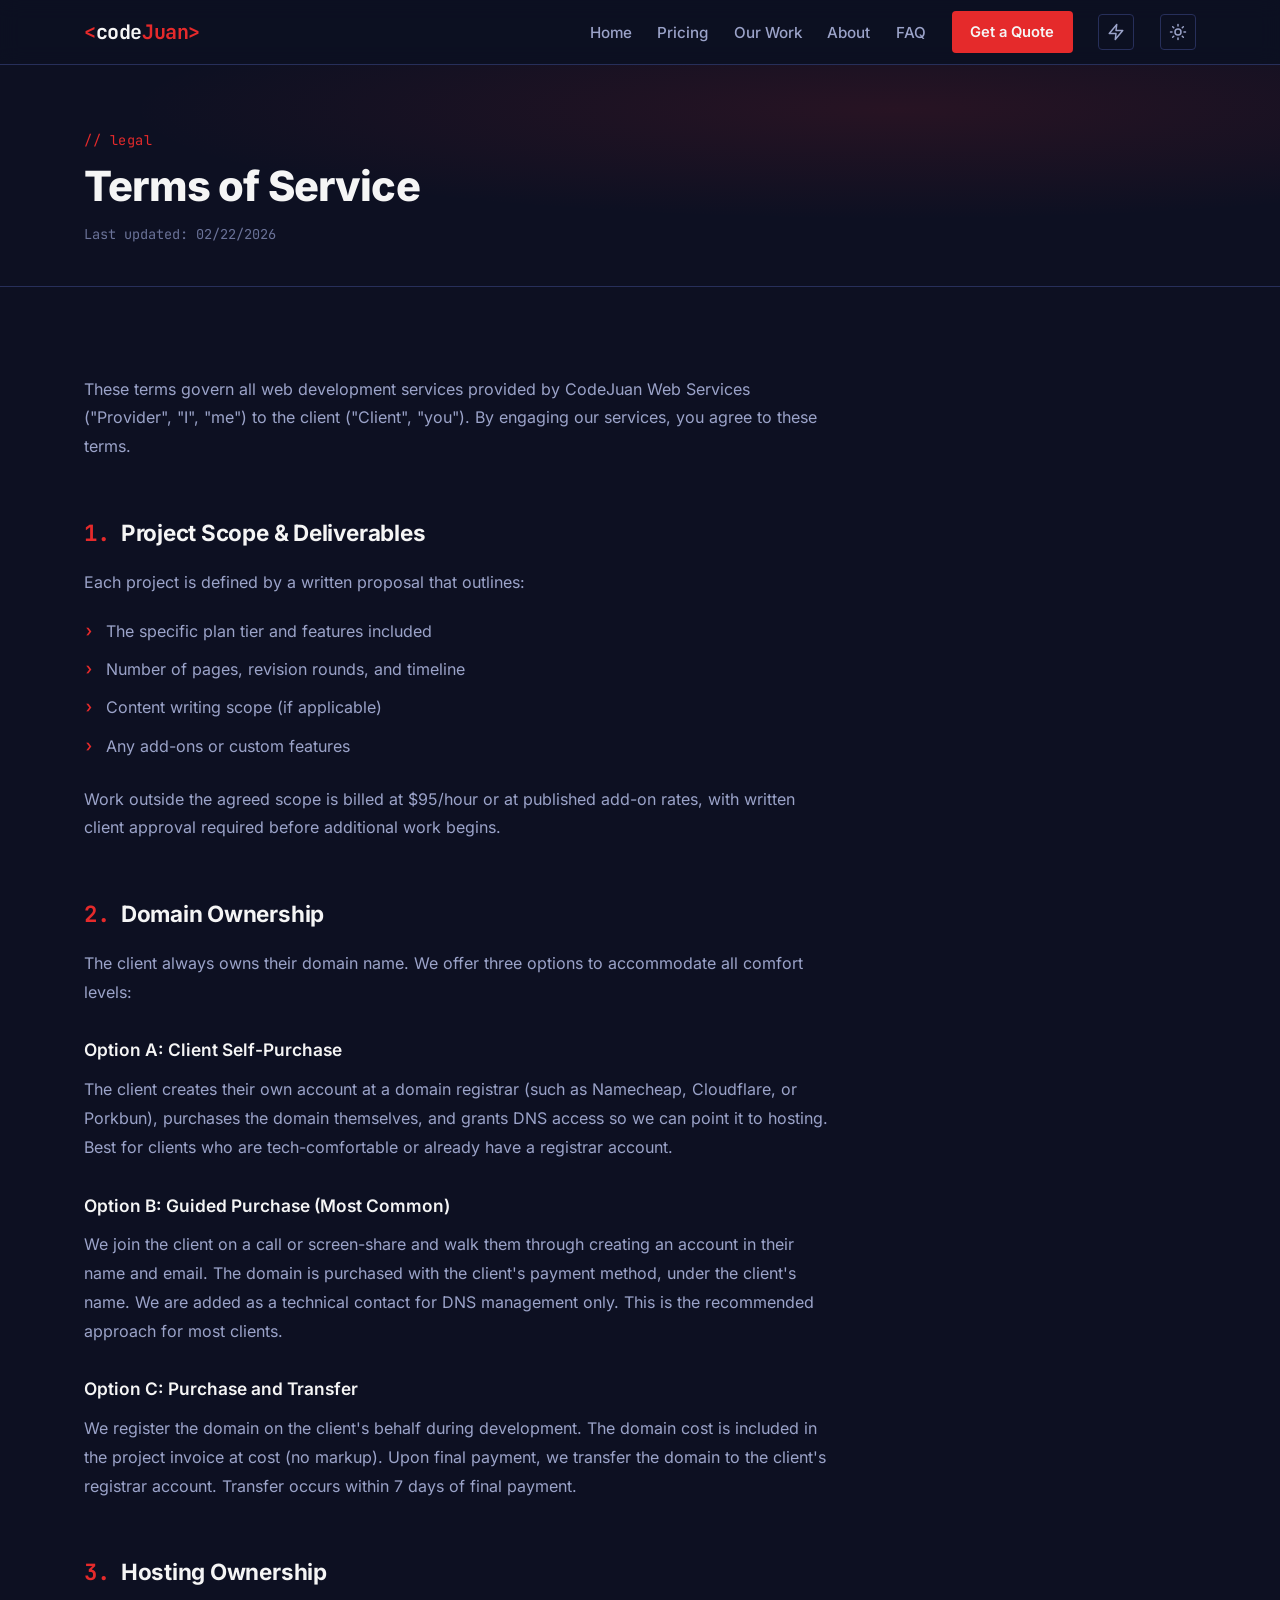
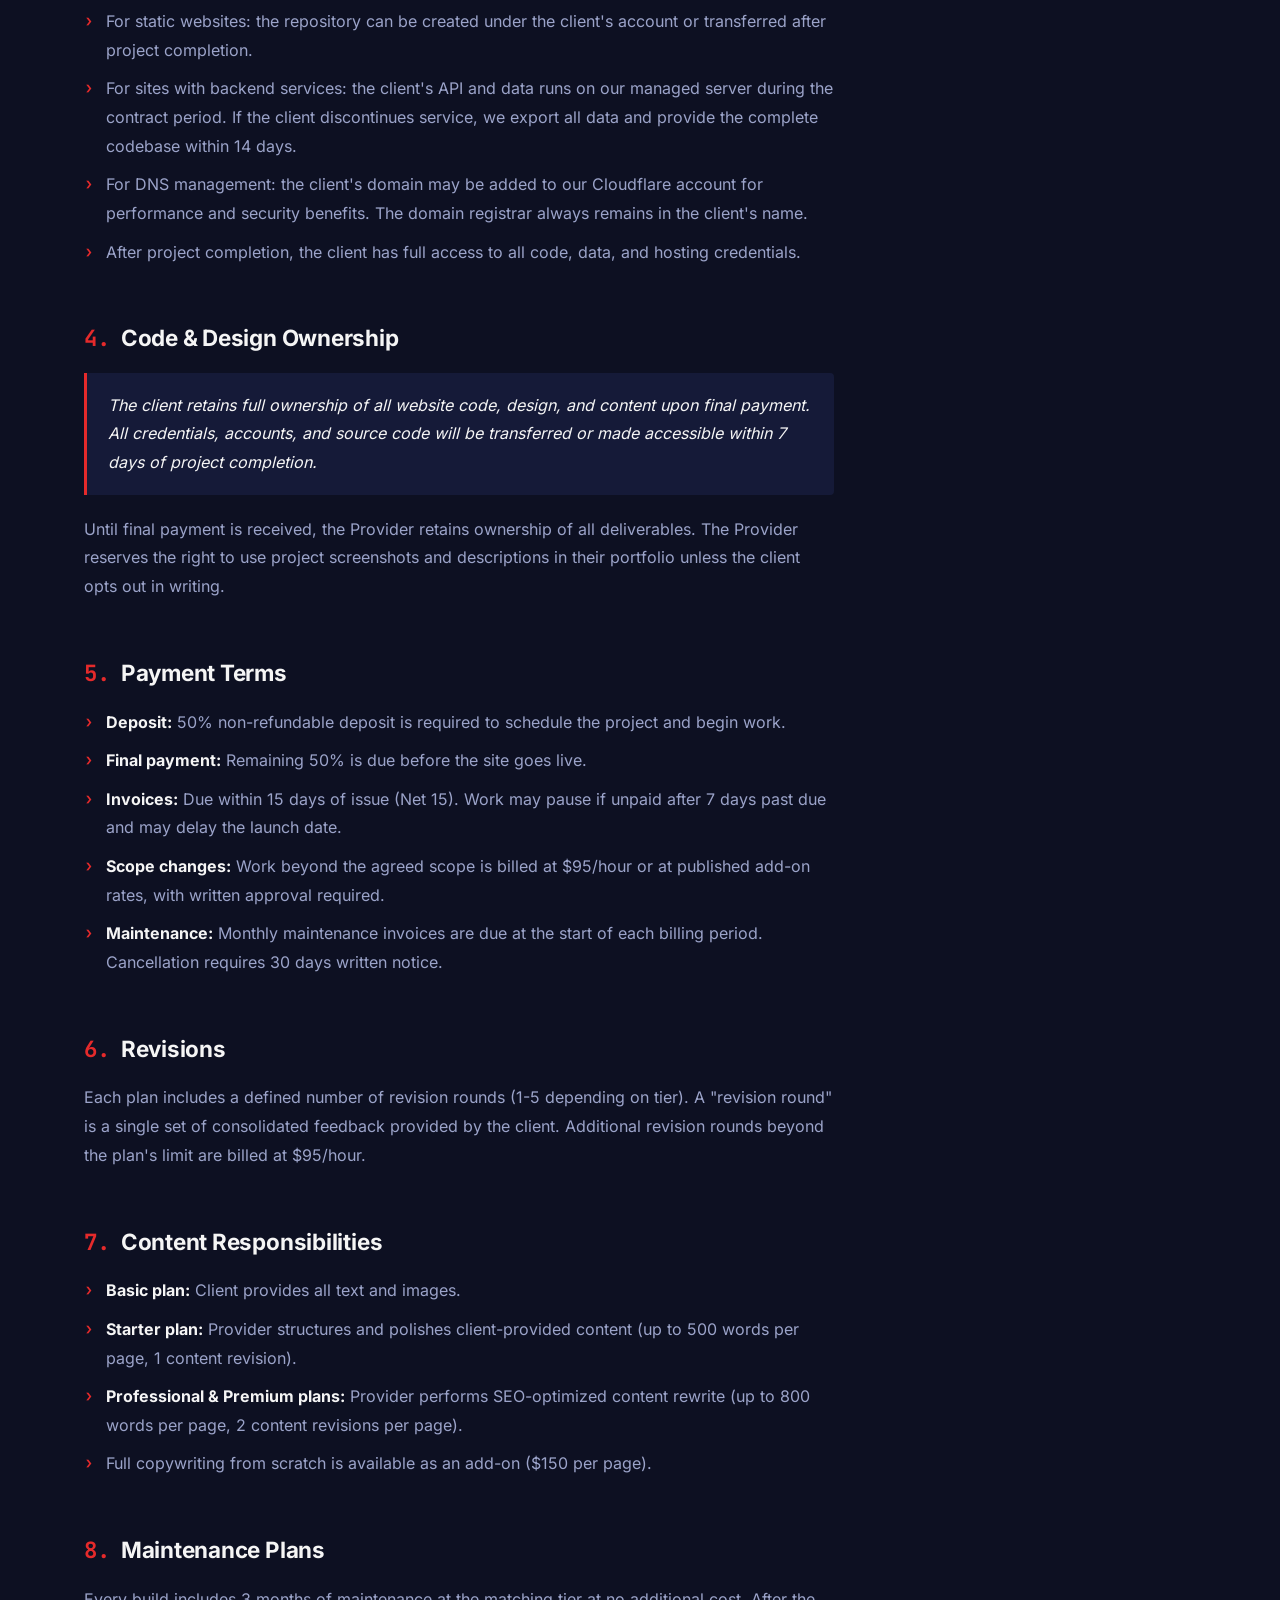
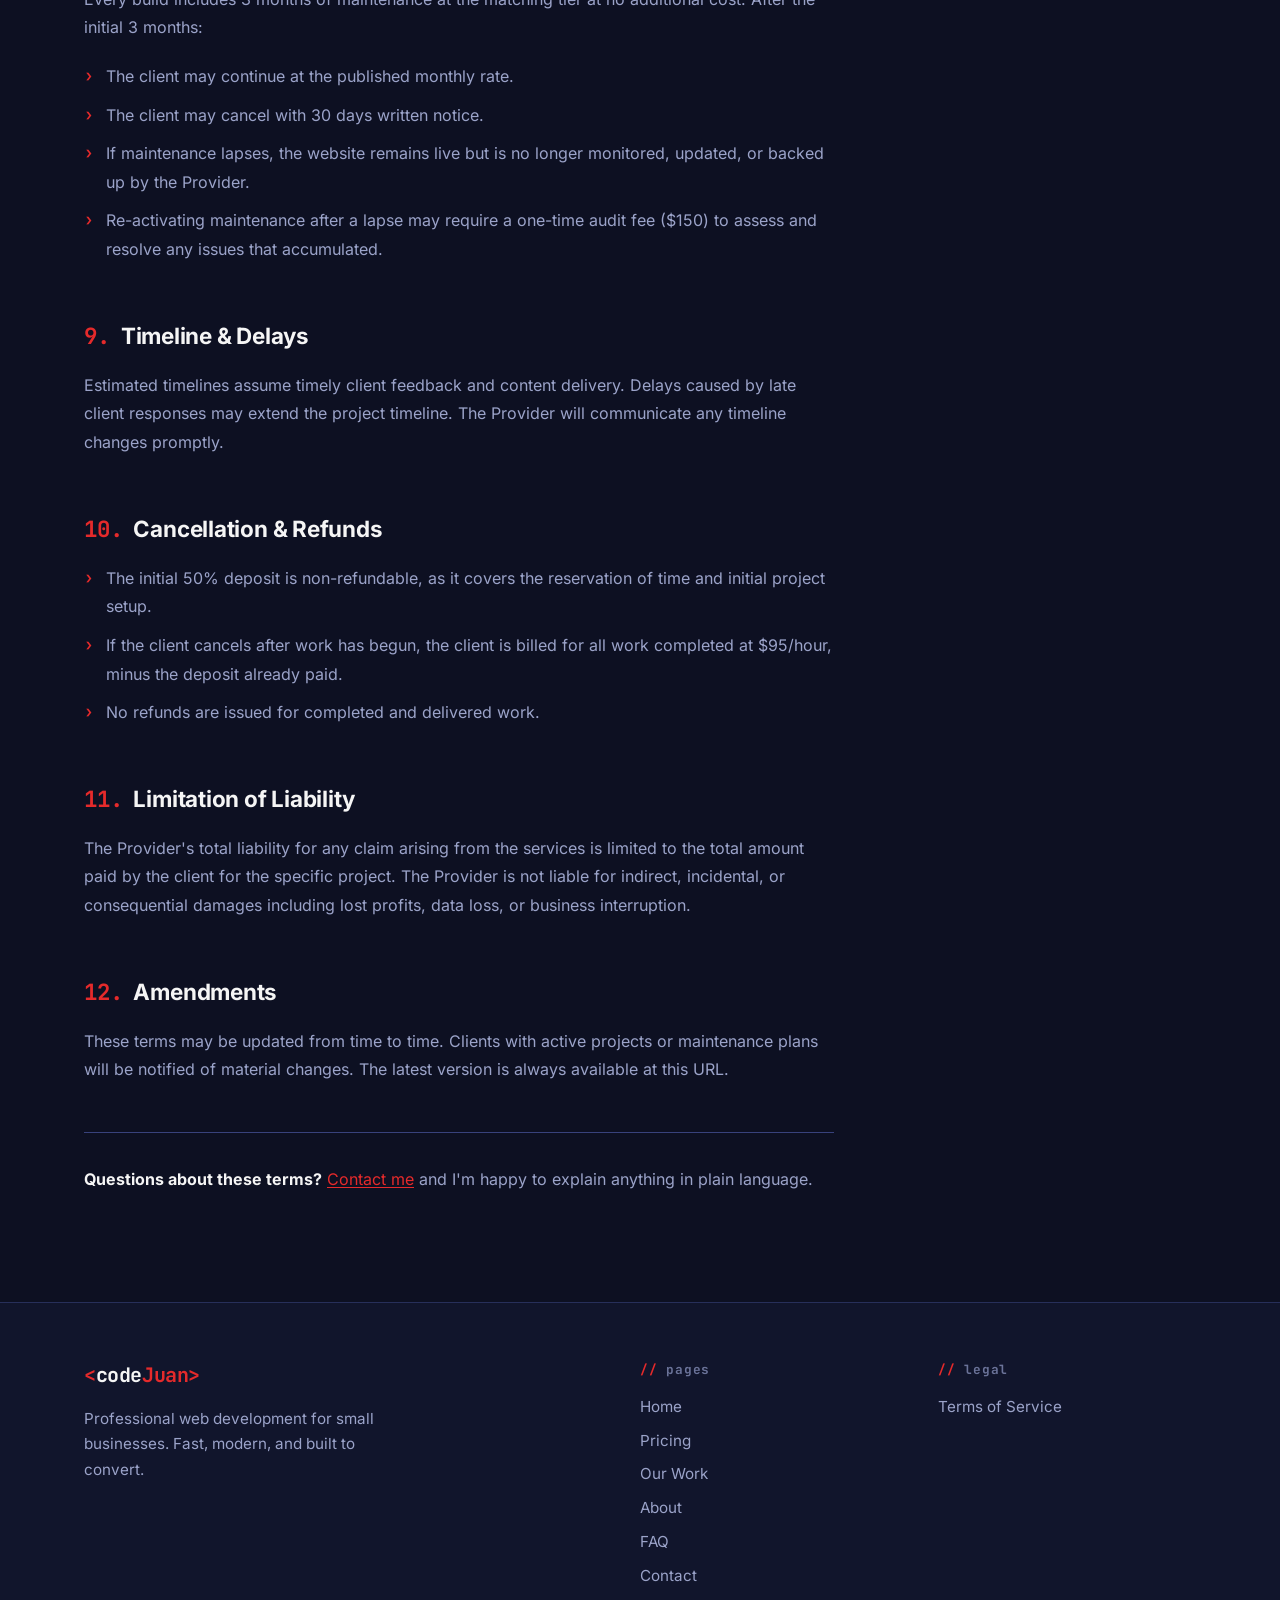
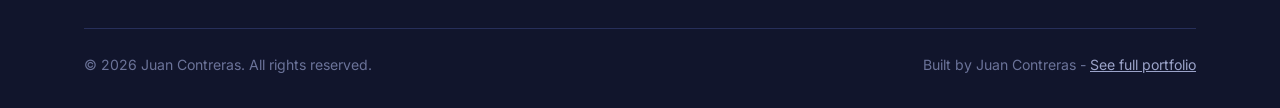
<file: terms.html>
<!DOCTYPE html><html lang="en"> <head><meta charset="UTF-8"><meta name="viewport" content="width=device-width, initial-scale=1.0"><title>Terms of Service - CodeJuan Web Services</title><meta name="description" content="Terms of service for CodeJuan Web Services. Covers project terms, domain ownership, code ownership, payment terms, and client rights."><meta name="author" content="Juan Contreras"><link rel="canonical" href="https://services.codejuan.com/terms.html"><meta property="og:title" content="Terms of Service - CodeJuan Web Services"><meta property="og:description" content="Terms of service for CodeJuan Web Services. Project terms, ownership, and payment terms."><meta property="og:type" content="website"><meta property="og:url" content="https://services.codejuan.com/terms.html"><meta property="og:image" content="https://services.codejuan.com/og-image.png"><meta property="og:image:width" content="1200"><meta property="og:image:height" content="630"><meta name="twitter:card" content="summary_large_image"><meta name="twitter:title" content="Terms of Service - CodeJuan Web Services"><meta name="twitter:description" content="Terms of service for CodeJuan Web Services. Project terms, ownership, and payment terms."><meta name="twitter:image" content="https://services.codejuan.com/og-image.png"><link rel="icon" href="/favicon.ico" sizes="any"><link rel="icon" href="/favicon.svg" type="image/svg+xml"><link rel="apple-touch-icon" href="/apple-touch-icon.png"><link rel="manifest" href="/site.webmanifest"><!-- set theme + motion before paint; dark is the default, continuity with the old key --><script>
      (function () {
        document.documentElement.classList.add('js');
        var stored = null;
        try {
          stored = localStorage.getItem('services-theme');
        } catch (e) {}
        if (stored === 'light') {
          document.documentElement.setAttribute('data-theme', 'light');
        }

        var motion = null;
        try {
          motion = localStorage.getItem('motion');
        } catch (e) {}
        if (motion !== 'full' && motion !== 'reduced') {
          motion =
            window.matchMedia && window.matchMedia('(prefers-reduced-motion: reduce)').matches ? 'reduced' : 'full';
        }
        document.documentElement.setAttribute('data-motion', motion);
      })();
    </script><link rel="stylesheet" href="/_astro/about.0-Ntxcn5.css">
<style>.page-header[data-astro-cid-y5py4vqc]{padding:4rem 0 2.5rem;border-bottom:1px solid var(--border);background:radial-gradient(ellipse 60% 50% at 70% 20%,var(--accent-soft),transparent),var(--bg)}.page-title[data-astro-cid-y5py4vqc]{font-size:clamp(1.9rem,4vw,2.6rem);font-weight:800;letter-spacing:-.02em;line-height:1.15;margin-top:.25rem}.last-updated[data-astro-cid-y5py4vqc]{font-family:var(--mono);font-size:.85rem;color:var(--text-faint);margin-top:.75rem}.terms-content[data-astro-cid-y5py4vqc]{max-width:75ch;line-height:1.8}.terms-content[data-astro-cid-y5py4vqc]>p[data-astro-cid-y5py4vqc]{color:var(--text-muted);margin-bottom:1.25rem}.terms-content[data-astro-cid-y5py4vqc] h2[data-astro-cid-y5py4vqc]{font-size:1.4rem;font-weight:700;letter-spacing:-.01em;margin:2.75rem 0 .9rem;padding-top:.5rem}.terms-content[data-astro-cid-y5py4vqc] h3[data-astro-cid-y5py4vqc]{font-size:1.08rem;font-weight:600;margin:1.75rem 0 .6rem;color:var(--text)}.sec-num[data-astro-cid-y5py4vqc]{font-family:var(--mono);color:var(--red);font-weight:700;margin-right:.4rem}.terms-content[data-astro-cid-y5py4vqc] ul[data-astro-cid-y5py4vqc]{list-style:none;margin:0 0 1.5rem;display:flex;flex-direction:column;gap:.6rem}.terms-content[data-astro-cid-y5py4vqc] li[data-astro-cid-y5py4vqc]{color:var(--text-muted);padding-left:1.4rem;position:relative}.terms-content[data-astro-cid-y5py4vqc] li[data-astro-cid-y5py4vqc]:before{content:"›";position:absolute;left:0;color:var(--red);font-family:var(--mono);font-weight:700}.terms-content[data-astro-cid-y5py4vqc] li[data-astro-cid-y5py4vqc] strong[data-astro-cid-y5py4vqc]{color:var(--text)}.terms-content[data-astro-cid-y5py4vqc] blockquote[data-astro-cid-y5py4vqc]{border-left:3px solid var(--red);background:var(--surface);border-radius:0 var(--radius-sm) var(--radius-sm) 0;padding:1.1rem 1.3rem;margin:0 0 1.25rem;color:var(--text);font-style:italic}.terms-content[data-astro-cid-y5py4vqc] a[data-astro-cid-y5py4vqc]{color:var(--red);text-decoration:underline;text-underline-offset:2px}.terms-footer[data-astro-cid-y5py4vqc]{margin-top:3rem;padding-top:2rem;border-top:1px solid var(--border-strong)}.terms-footer[data-astro-cid-y5py4vqc] strong[data-astro-cid-y5py4vqc]{color:var(--text)}
</style></head> <body> <a class="skip-link" href="#main">Skip to content</a> <header class="navbar" data-astro-cid-dmqpwcec> <div class="container nav-container" data-astro-cid-dmqpwcec> <a href="/index.html" class="nav-logo" aria-label="codeJuan home" data-astro-cid-dmqpwcec> <span class="wordmark" aria-label="codeJuan" data-astro-cid-hhuuaa7r> <span class="bracket" aria-hidden="true" data-astro-cid-hhuuaa7r>&lt;</span><span class="code" data-astro-cid-hhuuaa7r>code</span><span class="juan" data-astro-cid-hhuuaa7r>Juan</span><span class="bracket" aria-hidden="true" data-astro-cid-hhuuaa7r>&gt;</span> </span>  </a> <nav class="nav-menu" id="nav-menu" aria-label="Main navigation" data-astro-cid-dmqpwcec> <ul data-astro-cid-dmqpwcec> <li data-astro-cid-dmqpwcec> <a href="/index.html" class="nav-link" data-astro-cid-dmqpwcec> Home </a> </li><li data-astro-cid-dmqpwcec> <a href="/pricing.html" class="nav-link" data-astro-cid-dmqpwcec> Pricing </a> </li><li data-astro-cid-dmqpwcec> <a href="/work.html" class="nav-link" data-astro-cid-dmqpwcec> Our Work </a> </li><li data-astro-cid-dmqpwcec> <a href="/about.html" class="nav-link" data-astro-cid-dmqpwcec> About </a> </li><li data-astro-cid-dmqpwcec> <a href="/faq.html" class="nav-link" data-astro-cid-dmqpwcec> FAQ </a> </li> <li data-astro-cid-dmqpwcec> <a href="/contact.html" class="btn btn-primary nav-cta" data-astro-cid-dmqpwcec>Get a Quote</a> </li> <li data-astro-cid-dmqpwcec> <button id="motion-toggle" class="theme-toggle" type="button" aria-pressed="true" aria-label="Turn off animations" data-astro-cid-dmqpwcec> <svg class="motion-icon" aria-hidden="true" width="18" height="18" viewBox="0 0 24 24" fill="none" stroke="currentColor" stroke-width="2" stroke-linecap="round" stroke-linejoin="round" data-astro-cid-dmqpwcec> <polygon points="13 2 3 14 12 14 11 22 21 10 12 10 13 2" data-astro-cid-dmqpwcec></polygon> </svg> </button> </li> <li data-astro-cid-dmqpwcec> <button id="theme-toggle" class="theme-toggle" type="button" aria-pressed="false" aria-label="Switch to light theme" data-astro-cid-dmqpwcec> <svg class="icon-sun" aria-hidden="true" width="18" height="18" viewBox="0 0 24 24" fill="none" stroke="currentColor" stroke-width="2" stroke-linecap="round" data-astro-cid-dmqpwcec> <circle cx="12" cy="12" r="4" data-astro-cid-dmqpwcec></circle> <path d="M12 2v2m0 16v2M4.9 4.9l1.4 1.4m11.4 11.4 1.4 1.4M2 12h2m16 0h2M4.9 19.1l1.4-1.4m11.4-11.4 1.4-1.4" data-astro-cid-dmqpwcec></path> </svg> <svg class="icon-moon" aria-hidden="true" width="18" height="18" viewBox="0 0 24 24" fill="none" stroke="currentColor" stroke-width="2" stroke-linecap="round" stroke-linejoin="round" data-astro-cid-dmqpwcec> <path d="M21 12.8A9 9 0 1 1 11.2 3a7 7 0 0 0 9.8 9.8z" data-astro-cid-dmqpwcec></path> </svg> </button> </li> </ul> </nav> <button class="hamburger" id="hamburger" type="button" aria-expanded="false" aria-controls="nav-menu" aria-label="Open menu" data-astro-cid-dmqpwcec> <span class="bar" data-astro-cid-dmqpwcec></span> <span class="bar" data-astro-cid-dmqpwcec></span> <span class="bar" data-astro-cid-dmqpwcec></span> </button> </div> </header>  <main id="main">   <section class="page-header" data-astro-cid-y5py4vqc> <div class="container" data-astro-cid-y5py4vqc> <span class="eyebrow" data-astro-cid-y5py4vqc>// legal</span> <h1 class="page-title" data-astro-cid-y5py4vqc>Terms of Service</h1> <p class="last-updated" data-astro-cid-y5py4vqc>Last updated: 02/22/2026</p> </div> </section> <section class="section terms" data-astro-cid-y5py4vqc> <div class="container" data-astro-cid-y5py4vqc> <div class="terms-content" data-astro-cid-y5py4vqc> <p data-astro-cid-y5py4vqc>These terms govern all web development services provided by CodeJuan Web Services ("Provider",
          "I", "me") to the client ("Client", "you"). By engaging our services, you agree to these terms.</p> <h2 data-astro-cid-y5py4vqc><span class="sec-num" data-astro-cid-y5py4vqc>1.</span> Project Scope &amp; Deliverables</h2> <p data-astro-cid-y5py4vqc>Each project is defined by a written proposal that outlines:</p> <ul data-astro-cid-y5py4vqc> <li data-astro-cid-y5py4vqc>The specific plan tier and features included</li> <li data-astro-cid-y5py4vqc>Number of pages, revision rounds, and timeline</li> <li data-astro-cid-y5py4vqc>Content writing scope (if applicable)</li> <li data-astro-cid-y5py4vqc>Any add-ons or custom features</li> </ul> <p data-astro-cid-y5py4vqc>Work outside the agreed scope is billed at $95/hour or at published add-on rates, with written
          client approval required before additional work begins.</p> <h2 data-astro-cid-y5py4vqc><span class="sec-num" data-astro-cid-y5py4vqc>2.</span> Domain Ownership</h2> <p data-astro-cid-y5py4vqc>The client always owns their domain name. We offer three options to accommodate all comfort
          levels:</p> <h3 data-astro-cid-y5py4vqc>Option A: Client Self-Purchase</h3> <p data-astro-cid-y5py4vqc>The client creates their own account at a domain registrar (such as Namecheap, Cloudflare, or
          Porkbun), purchases the domain themselves, and grants DNS access so we can point it to hosting.
          Best for clients who are tech-comfortable or already have a registrar account.</p> <h3 data-astro-cid-y5py4vqc>Option B: Guided Purchase (Most Common)</h3> <p data-astro-cid-y5py4vqc>We join the client on a call or screen-share and walk them through creating an account in their
          name and email. The domain is purchased with the client's payment method, under the client's
          name. We are added as a technical contact for DNS management only. This is the recommended
          approach for most clients.</p> <h3 data-astro-cid-y5py4vqc>Option C: Purchase and Transfer</h3> <p data-astro-cid-y5py4vqc>We register the domain on the client's behalf during development. The domain cost is included in
          the project invoice at cost (no markup). Upon final payment, we transfer the domain to the
          client's registrar account. Transfer occurs within 7 days of final payment.</p> <h2 data-astro-cid-y5py4vqc><span class="sec-num" data-astro-cid-y5py4vqc>3.</span> Hosting Ownership</h2> <ul data-astro-cid-y5py4vqc> <li data-astro-cid-y5py4vqc>For static websites: the repository can be created under the client's account or transferred
            after project completion.</li> <li data-astro-cid-y5py4vqc>For sites with backend services: the client's API and data runs on our managed server during
            the contract period. If the client discontinues service, we export all data and provide the
            complete codebase within 14 days.</li> <li data-astro-cid-y5py4vqc>For DNS management: the client's domain may be added to our Cloudflare account for
            performance and security benefits. The domain registrar always remains in the client's name.</li> <li data-astro-cid-y5py4vqc>After project completion, the client has full access to all code, data, and hosting
            credentials.</li> </ul> <h2 data-astro-cid-y5py4vqc><span class="sec-num" data-astro-cid-y5py4vqc>4.</span> Code &amp; Design Ownership</h2> <blockquote data-astro-cid-y5py4vqc>
The client retains full ownership of all website code, design, and content upon final payment.
          All credentials, accounts, and source code will be transferred or made accessible within 7 days
          of project completion.
</blockquote> <p data-astro-cid-y5py4vqc>Until final payment is received, the Provider retains ownership of all deliverables. The Provider
          reserves the right to use project screenshots and descriptions in their portfolio unless the
          client opts out in writing.</p> <h2 data-astro-cid-y5py4vqc><span class="sec-num" data-astro-cid-y5py4vqc>5.</span> Payment Terms</h2> <ul data-astro-cid-y5py4vqc> <li data-astro-cid-y5py4vqc><strong data-astro-cid-y5py4vqc>Deposit:</strong> 50% non-refundable deposit is required to schedule the project and
            begin work.</li> <li data-astro-cid-y5py4vqc><strong data-astro-cid-y5py4vqc>Final payment:</strong> Remaining 50% is due before the site goes live.</li> <li data-astro-cid-y5py4vqc><strong data-astro-cid-y5py4vqc>Invoices:</strong> Due within 15 days of issue (Net 15). Work may pause if unpaid
            after 7 days past due and may delay the launch date.</li> <li data-astro-cid-y5py4vqc><strong data-astro-cid-y5py4vqc>Scope changes:</strong> Work beyond the agreed scope is billed at $95/hour or at
            published add-on rates, with written approval required.</li> <li data-astro-cid-y5py4vqc><strong data-astro-cid-y5py4vqc>Maintenance:</strong> Monthly maintenance invoices are due at the start of each
            billing period. Cancellation requires 30 days written notice.</li> </ul> <h2 data-astro-cid-y5py4vqc><span class="sec-num" data-astro-cid-y5py4vqc>6.</span> Revisions</h2> <p data-astro-cid-y5py4vqc>Each plan includes a defined number of revision rounds (1-5 depending on tier). A "revision
          round" is a single set of consolidated feedback provided by the client. Additional revision
          rounds beyond the plan's limit are billed at $95/hour.</p> <h2 data-astro-cid-y5py4vqc><span class="sec-num" data-astro-cid-y5py4vqc>7.</span> Content Responsibilities</h2> <ul data-astro-cid-y5py4vqc> <li data-astro-cid-y5py4vqc><strong data-astro-cid-y5py4vqc>Basic plan:</strong> Client provides all text and images.</li> <li data-astro-cid-y5py4vqc><strong data-astro-cid-y5py4vqc>Starter plan:</strong> Provider structures and polishes client-provided content (up
            to 500 words per page, 1 content revision).</li> <li data-astro-cid-y5py4vqc><strong data-astro-cid-y5py4vqc>Professional &amp; Premium plans:</strong> Provider performs SEO-optimized content
            rewrite (up to 800 words per page, 2 content revisions per page).</li> <li data-astro-cid-y5py4vqc>Full copywriting from scratch is available as an add-on ($150 per page).</li> </ul> <h2 data-astro-cid-y5py4vqc><span class="sec-num" data-astro-cid-y5py4vqc>8.</span> Maintenance Plans</h2> <p data-astro-cid-y5py4vqc>Every build includes 3 months of maintenance at the matching tier at no additional cost. After the
          initial 3 months:</p> <ul data-astro-cid-y5py4vqc> <li data-astro-cid-y5py4vqc>The client may continue at the published monthly rate.</li> <li data-astro-cid-y5py4vqc>The client may cancel with 30 days written notice.</li> <li data-astro-cid-y5py4vqc>If maintenance lapses, the website remains live but is no longer monitored, updated, or
            backed up by the Provider.</li> <li data-astro-cid-y5py4vqc>Re-activating maintenance after a lapse may require a one-time audit fee ($150) to assess
            and resolve any issues that accumulated.</li> </ul> <h2 data-astro-cid-y5py4vqc><span class="sec-num" data-astro-cid-y5py4vqc>9.</span> Timeline &amp; Delays</h2> <p data-astro-cid-y5py4vqc>Estimated timelines assume timely client feedback and content delivery. Delays caused by late
          client responses may extend the project timeline. The Provider will communicate any timeline
          changes promptly.</p> <h2 data-astro-cid-y5py4vqc><span class="sec-num" data-astro-cid-y5py4vqc>10.</span> Cancellation &amp; Refunds</h2> <ul data-astro-cid-y5py4vqc> <li data-astro-cid-y5py4vqc>The initial 50% deposit is non-refundable, as it covers the reservation of time and initial
            project setup.</li> <li data-astro-cid-y5py4vqc>If the client cancels after work has begun, the client is billed for all work completed at
            $95/hour, minus the deposit already paid.</li> <li data-astro-cid-y5py4vqc>No refunds are issued for completed and delivered work.</li> </ul> <h2 data-astro-cid-y5py4vqc><span class="sec-num" data-astro-cid-y5py4vqc>11.</span> Limitation of Liability</h2> <p data-astro-cid-y5py4vqc>The Provider's total liability for any claim arising from the services is limited to the total
          amount paid by the client for the specific project. The Provider is not liable for indirect,
          incidental, or consequential damages including lost profits, data loss, or business
          interruption.</p> <h2 data-astro-cid-y5py4vqc><span class="sec-num" data-astro-cid-y5py4vqc>12.</span> Amendments</h2> <p data-astro-cid-y5py4vqc>These terms may be updated from time to time. Clients with active projects or maintenance plans
          will be notified of material changes. The latest version is always available at this URL.</p> <p class="terms-footer" data-astro-cid-y5py4vqc> <strong data-astro-cid-y5py4vqc>Questions about these terms?</strong> <a href="/contact.html" data-astro-cid-y5py4vqc>Contact me</a> and I'm happy to explain anything in
          plain language.
</p> </div> </div> </section>  </main> <footer class="footer" data-astro-cid-sz7xmlte> <div class="container" data-astro-cid-sz7xmlte> <div class="footer-grid" data-astro-cid-sz7xmlte> <div class="footer-brand" data-astro-cid-sz7xmlte> <span class="wordmark" aria-label="codeJuan" data-astro-cid-hhuuaa7r> <span class="bracket" aria-hidden="true" data-astro-cid-hhuuaa7r>&lt;</span><span class="code" data-astro-cid-hhuuaa7r>code</span><span class="juan" data-astro-cid-hhuuaa7r>Juan</span><span class="bracket" aria-hidden="true" data-astro-cid-hhuuaa7r>&gt;</span> </span>  <p data-astro-cid-sz7xmlte>Professional web development for small businesses. Fast, modern, and built to convert.</p> </div> <div class="footer-links" data-astro-cid-sz7xmlte> <h4 data-astro-cid-sz7xmlte>Pages</h4> <a href="/index.html" data-astro-cid-sz7xmlte>Home</a> <a href="/pricing.html" data-astro-cid-sz7xmlte>Pricing</a> <a href="/work.html" data-astro-cid-sz7xmlte>Our Work</a> <a href="/about.html" data-astro-cid-sz7xmlte>About</a> <a href="/faq.html" data-astro-cid-sz7xmlte>FAQ</a> <a href="/contact.html" data-astro-cid-sz7xmlte>Contact</a> </div> <div class="footer-links" data-astro-cid-sz7xmlte> <h4 data-astro-cid-sz7xmlte>Legal</h4> <a href="/terms.html" data-astro-cid-sz7xmlte>Terms of Service</a> </div> </div> <div class="footer-bottom" data-astro-cid-sz7xmlte> <p data-astro-cid-sz7xmlte>&copy; 2026 Juan Contreras. All rights reserved.</p> <p data-astro-cid-sz7xmlte>
Built by Juan Contreras - <a href="https://codejuan.com" target="_blank" rel="noopener noreferrer" data-astro-cid-sz7xmlte>See full portfolio</a> </p> </div> </div> </footer>  <script type="module">const o=document.getElementById("theme-toggle");if(o){const t=e=>{e?document.documentElement.setAttribute("data-theme","light"):document.documentElement.removeAttribute("data-theme"),o.setAttribute("aria-pressed",String(e)),o.setAttribute("aria-label",e?"Switch to dark theme":"Switch to light theme")};t(document.documentElement.getAttribute("data-theme")==="light"),o.addEventListener("click",()=>{const e=document.documentElement.getAttribute("data-theme")!=="light";t(e);try{localStorage.setItem("services-theme",e?"light":"dark")}catch{}})}const i=document.getElementById("motion-toggle");if(i){const t=e=>{document.documentElement.setAttribute("data-motion",e?"full":"reduced"),i.setAttribute("aria-pressed",String(e)),i.setAttribute("aria-label",e?"Turn off animations":"Turn on animations")};t(document.documentElement.getAttribute("data-motion")!=="reduced"),i.addEventListener("click",()=>{const e=document.documentElement.getAttribute("data-motion")==="reduced";t(e);try{localStorage.setItem("motion",e?"full":"reduced")}catch{}})}const r=document.getElementById("hamburger"),c=document.getElementById("nav-menu");r&&c&&r.addEventListener("click",()=>{const t=c.classList.toggle("open");r.setAttribute("aria-expanded",String(t)),r.setAttribute("aria-label",t?"Close menu":"Open menu")});const a=document.querySelectorAll(".reveal");if(a.length&&"IntersectionObserver"in window){const t=new IntersectionObserver(e=>{e.forEach(n=>{n.isIntersecting&&(n.target.classList.add("visible"),t.unobserve(n.target))})},{threshold:.12});a.forEach(e=>t.observe(e))}else a.forEach(t=>t.classList.add("visible"));</script> <!-- Cloudflare Web Analytics --> <script defer src="https://static.cloudflareinsights.com/beacon.min.js" data-cf-beacon="{&quot;token&quot;: &quot;25fb6c946af84f7faee1562d5176967d&quot;}"></script> </body> </html>
</file>
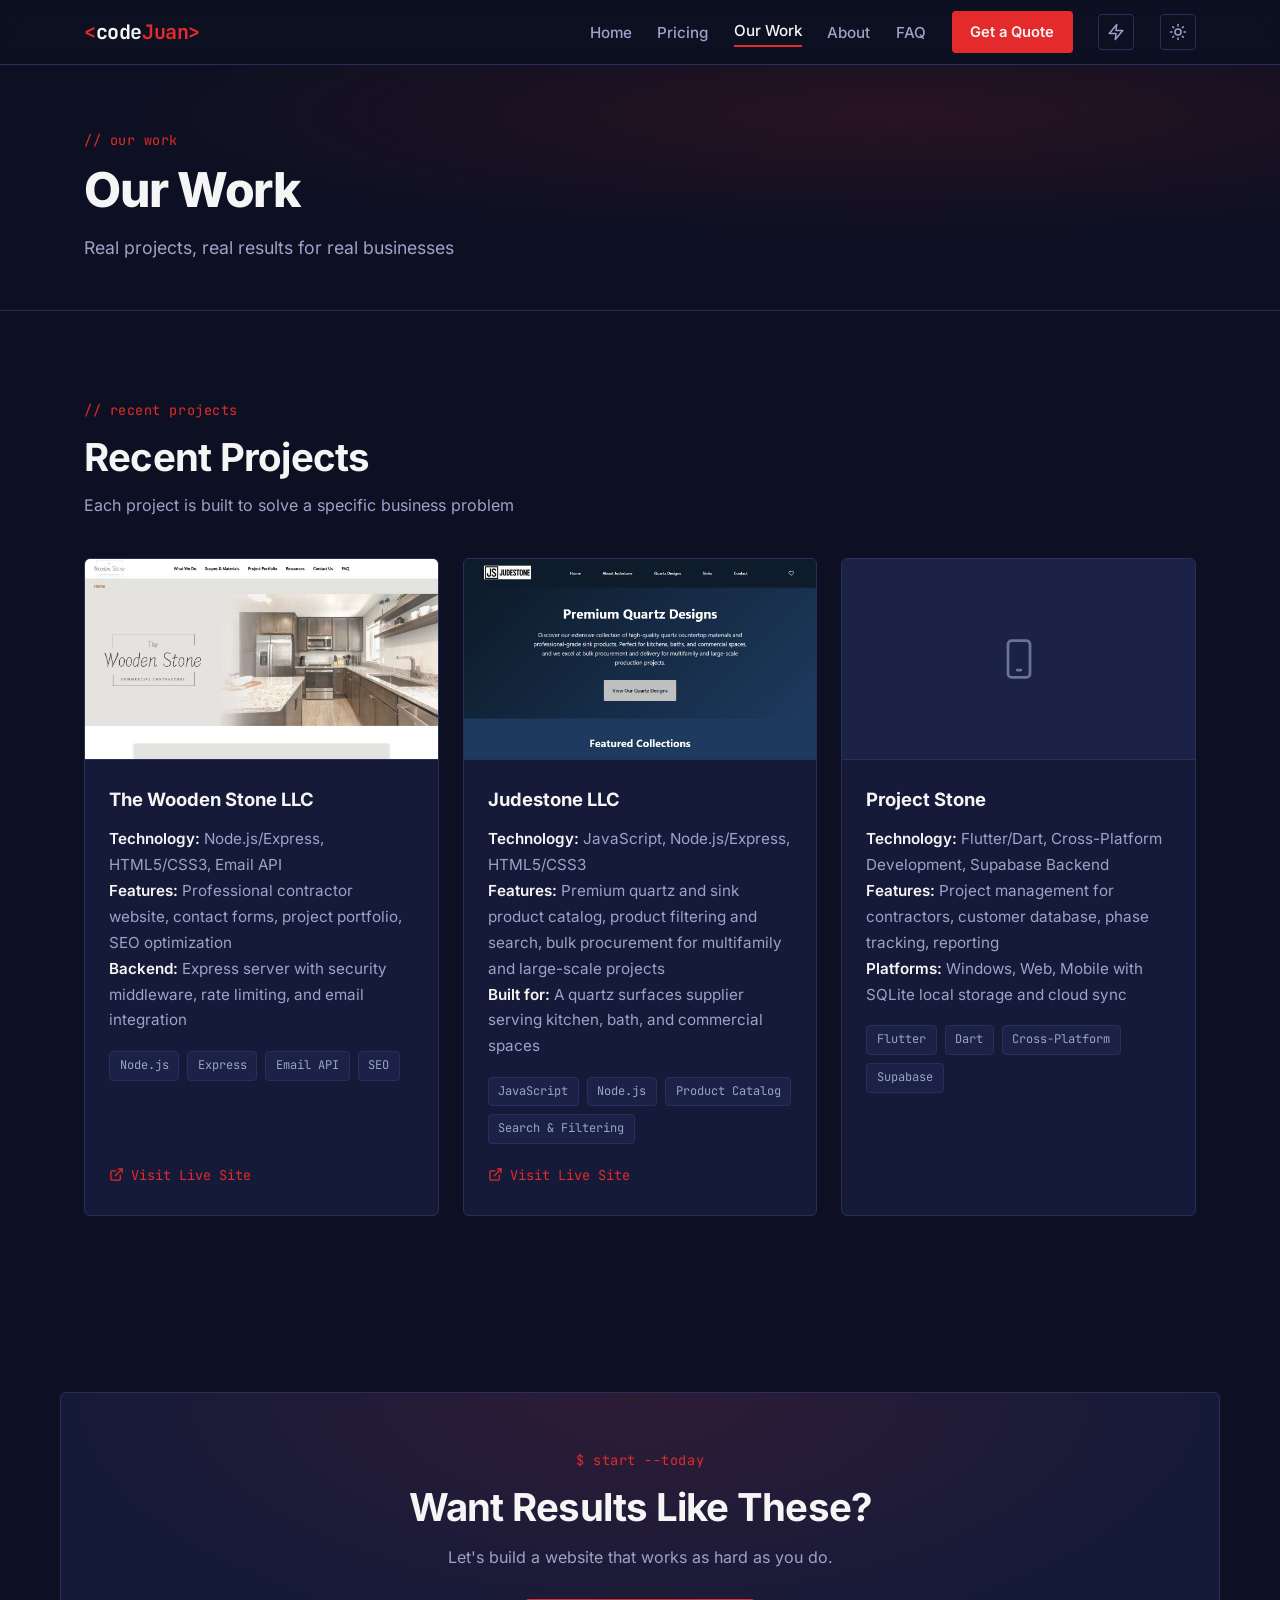
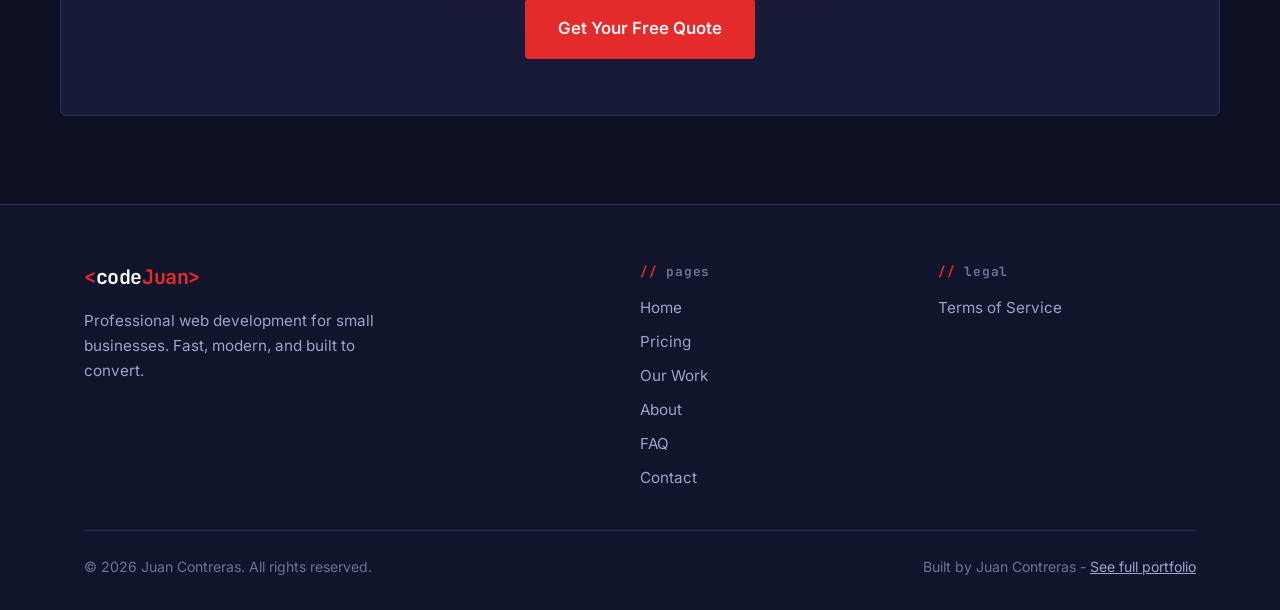
<file: work.html>
<!DOCTYPE html><html lang="en"> <head><meta charset="UTF-8"><meta name="viewport" content="width=device-width, initial-scale=1.0"><title>Our Work - CodeJuan Web Services</title><meta name="description" content="See our recent web development projects. From contractor websites to restaurant sites, we build custom solutions that drive results."><meta name="author" content="Juan Contreras"><link rel="canonical" href="https://services.codejuan.com/work.html"><meta property="og:title" content="Our Work - CodeJuan Web Services"><meta property="og:description" content="Recent web development projects that drive real business results."><meta property="og:type" content="website"><meta property="og:url" content="https://services.codejuan.com/work.html"><meta property="og:image" content="https://services.codejuan.com/og-image.png"><meta property="og:image:width" content="1200"><meta property="og:image:height" content="630"><meta name="twitter:card" content="summary_large_image"><meta name="twitter:title" content="Our Work - CodeJuan Web Services"><meta name="twitter:description" content="Recent web development projects that drive real business results."><meta name="twitter:image" content="https://services.codejuan.com/og-image.png"><link rel="icon" href="/favicon.ico" sizes="any"><link rel="icon" href="/favicon.svg" type="image/svg+xml"><link rel="apple-touch-icon" href="/apple-touch-icon.png"><link rel="manifest" href="/site.webmanifest"><!-- set theme + motion before paint; dark is the default, continuity with the old key --><script>
      (function () {
        document.documentElement.classList.add('js');
        var stored = null;
        try {
          stored = localStorage.getItem('services-theme');
        } catch (e) {}
        if (stored === 'light') {
          document.documentElement.setAttribute('data-theme', 'light');
        }

        var motion = null;
        try {
          motion = localStorage.getItem('motion');
        } catch (e) {}
        if (motion !== 'full' && motion !== 'reduced') {
          motion =
            window.matchMedia && window.matchMedia('(prefers-reduced-motion: reduce)').matches ? 'reduced' : 'full';
        }
        document.documentElement.setAttribute('data-motion', motion);
      })();
    </script><link rel="stylesheet" href="/_astro/about.0-Ntxcn5.css">
<style>.page-header[data-astro-cid-jljc7dey]{padding:4rem 0 3rem;border-bottom:1px solid var(--border);background:radial-gradient(ellipse 60% 50% at 70% 20%,var(--accent-soft),transparent),var(--bg)}.page-title[data-astro-cid-jljc7dey]{font-size:clamp(2rem,4.5vw,3rem);font-weight:800;letter-spacing:-.03em;line-height:1.12}.page-subtitle[data-astro-cid-jljc7dey]{color:var(--text-muted);font-size:1.1rem;margin-top:1rem;max-width:540px}.projects-grid[data-astro-cid-jljc7dey]{display:grid;grid-template-columns:repeat(3,1fr);gap:1.5rem;margin-top:2.5rem}.project-card[data-astro-cid-jljc7dey]{display:flex;flex-direction:column;background:var(--surface);border:1px solid var(--border);border-radius:var(--radius);overflow:hidden;transition:border-color .2s ease,transform .2s ease}.project-card[data-astro-cid-jljc7dey]:hover{border-color:var(--red);transform:translateY(-3px)}.project-image[data-astro-cid-jljc7dey]{border-bottom:1px solid var(--border)}.project-image[data-astro-cid-jljc7dey] img[data-astro-cid-jljc7dey]{width:100%;height:200px;object-fit:cover;object-position:top}.project-placeholder[data-astro-cid-jljc7dey]{display:flex;align-items:center;justify-content:center;height:200px;background:var(--surface-2);color:var(--text-faint)}.project-content[data-astro-cid-jljc7dey]{padding:1.5rem 1.5rem 1.6rem;display:flex;flex-direction:column;flex:1}.project-title[data-astro-cid-jljc7dey]{font-size:1.15rem}.project-description[data-astro-cid-jljc7dey]{color:var(--text-muted);font-size:.95rem;margin:.75rem 0 1.1rem;line-height:1.7}.project-description[data-astro-cid-jljc7dey] strong[data-astro-cid-jljc7dey]{color:var(--text);font-weight:600}.project-tech[data-astro-cid-jljc7dey]{display:flex;flex-wrap:wrap;gap:.5rem;margin-bottom:1.2rem}.tech-tag[data-astro-cid-jljc7dey]{font-family:var(--mono);font-size:.75rem;color:var(--text-muted);background:var(--surface-2);border:1px solid var(--border);border-radius:var(--radius-sm);padding:.25rem .6rem}.project-links[data-astro-cid-jljc7dey]{margin-top:auto}.project-link[data-astro-cid-jljc7dey]{display:inline-flex;align-items:center;gap:.45rem;font-family:var(--mono);font-size:.85rem;color:var(--red);text-decoration:none}.project-link[data-astro-cid-jljc7dey]:hover{color:var(--red-hover)}.cta-panel[data-astro-cid-jljc7dey]{text-align:center;background:radial-gradient(ellipse 50% 80% at 50% 0%,var(--accent-soft),transparent),var(--surface);border:1px solid var(--border);border-radius:var(--radius);padding:3.5rem 2rem}.cta-panel[data-astro-cid-jljc7dey] p[data-astro-cid-jljc7dey]{color:var(--text-muted);margin:.9rem 0 1.75rem}@media(max-width:900px){.projects-grid[data-astro-cid-jljc7dey]{grid-template-columns:repeat(2,1fr)}}@media(max-width:600px){.projects-grid[data-astro-cid-jljc7dey]{grid-template-columns:1fr}}
</style></head> <body> <a class="skip-link" href="#main">Skip to content</a> <header class="navbar" data-astro-cid-dmqpwcec> <div class="container nav-container" data-astro-cid-dmqpwcec> <a href="/index.html" class="nav-logo" aria-label="codeJuan home" data-astro-cid-dmqpwcec> <span class="wordmark" aria-label="codeJuan" data-astro-cid-hhuuaa7r> <span class="bracket" aria-hidden="true" data-astro-cid-hhuuaa7r>&lt;</span><span class="code" data-astro-cid-hhuuaa7r>code</span><span class="juan" data-astro-cid-hhuuaa7r>Juan</span><span class="bracket" aria-hidden="true" data-astro-cid-hhuuaa7r>&gt;</span> </span>  </a> <nav class="nav-menu" id="nav-menu" aria-label="Main navigation" data-astro-cid-dmqpwcec> <ul data-astro-cid-dmqpwcec> <li data-astro-cid-dmqpwcec> <a href="/index.html" class="nav-link" data-astro-cid-dmqpwcec> Home </a> </li><li data-astro-cid-dmqpwcec> <a href="/pricing.html" class="nav-link" data-astro-cid-dmqpwcec> Pricing </a> </li><li data-astro-cid-dmqpwcec> <a href="/work.html" class="nav-link" aria-current="page" data-astro-cid-dmqpwcec> Our Work </a> </li><li data-astro-cid-dmqpwcec> <a href="/about.html" class="nav-link" data-astro-cid-dmqpwcec> About </a> </li><li data-astro-cid-dmqpwcec> <a href="/faq.html" class="nav-link" data-astro-cid-dmqpwcec> FAQ </a> </li> <li data-astro-cid-dmqpwcec> <a href="/contact.html" class="btn btn-primary nav-cta" data-astro-cid-dmqpwcec>Get a Quote</a> </li> <li data-astro-cid-dmqpwcec> <button id="motion-toggle" class="theme-toggle" type="button" aria-pressed="true" aria-label="Turn off animations" data-astro-cid-dmqpwcec> <svg class="motion-icon" aria-hidden="true" width="18" height="18" viewBox="0 0 24 24" fill="none" stroke="currentColor" stroke-width="2" stroke-linecap="round" stroke-linejoin="round" data-astro-cid-dmqpwcec> <polygon points="13 2 3 14 12 14 11 22 21 10 12 10 13 2" data-astro-cid-dmqpwcec></polygon> </svg> </button> </li> <li data-astro-cid-dmqpwcec> <button id="theme-toggle" class="theme-toggle" type="button" aria-pressed="false" aria-label="Switch to light theme" data-astro-cid-dmqpwcec> <svg class="icon-sun" aria-hidden="true" width="18" height="18" viewBox="0 0 24 24" fill="none" stroke="currentColor" stroke-width="2" stroke-linecap="round" data-astro-cid-dmqpwcec> <circle cx="12" cy="12" r="4" data-astro-cid-dmqpwcec></circle> <path d="M12 2v2m0 16v2M4.9 4.9l1.4 1.4m11.4 11.4 1.4 1.4M2 12h2m16 0h2M4.9 19.1l1.4-1.4m11.4-11.4 1.4-1.4" data-astro-cid-dmqpwcec></path> </svg> <svg class="icon-moon" aria-hidden="true" width="18" height="18" viewBox="0 0 24 24" fill="none" stroke="currentColor" stroke-width="2" stroke-linecap="round" stroke-linejoin="round" data-astro-cid-dmqpwcec> <path d="M21 12.8A9 9 0 1 1 11.2 3a7 7 0 0 0 9.8 9.8z" data-astro-cid-dmqpwcec></path> </svg> </button> </li> </ul> </nav> <button class="hamburger" id="hamburger" type="button" aria-expanded="false" aria-controls="nav-menu" aria-label="Open menu" data-astro-cid-dmqpwcec> <span class="bar" data-astro-cid-dmqpwcec></span> <span class="bar" data-astro-cid-dmqpwcec></span> <span class="bar" data-astro-cid-dmqpwcec></span> </button> </div> </header>  <main id="main">   <section class="page-header" data-astro-cid-jljc7dey> <div class="container" data-astro-cid-jljc7dey> <span class="eyebrow" data-astro-cid-jljc7dey>// our work</span> <h1 class="page-title" data-astro-cid-jljc7dey>Our Work</h1> <p class="page-subtitle" data-astro-cid-jljc7dey>Real projects, real results for real businesses</p> </div> </section>  <section class="section projects-showcase" data-astro-cid-jljc7dey> <div class="container" data-astro-cid-jljc7dey> <span class="eyebrow" data-astro-cid-jljc7dey>// recent projects</span> <h2 class="section-title" data-astro-cid-jljc7dey>Recent Projects</h2> <p class="section-subtitle" data-astro-cid-jljc7dey>Each project is built to solve a specific business problem</p> <div class="projects-grid" data-astro-cid-jljc7dey> <article class="project-card reveal" data-astro-cid-jljc7dey> <div class="project-image" data-astro-cid-jljc7dey> <img src="/images/woodenstone-home.jpg" alt="The Wooden Stone LLC website homepage" loading="lazy" width="1280" height="800" data-astro-cid-jljc7dey> </div> <div class="project-content" data-astro-cid-jljc7dey> <h3 class="project-title" data-astro-cid-jljc7dey>The Wooden Stone LLC</h3> <p class="project-description" data-astro-cid-jljc7dey> <strong data-astro-cid-jljc7dey>Technology:</strong> Node.js/Express, HTML5/CSS3, Email API<br data-astro-cid-jljc7dey><strong data-astro-cid-jljc7dey>Features:</strong> Professional contractor website, contact forms, project portfolio, SEO optimization<br data-astro-cid-jljc7dey><strong data-astro-cid-jljc7dey>Backend:</strong> Express server with security middleware, rate limiting, and email integration </p> <div class="project-tech" data-astro-cid-jljc7dey> <span class="tech-tag" data-astro-cid-jljc7dey>Node.js</span><span class="tech-tag" data-astro-cid-jljc7dey>Express</span><span class="tech-tag" data-astro-cid-jljc7dey>Email API</span><span class="tech-tag" data-astro-cid-jljc7dey>SEO</span> </div> <div class="project-links" data-astro-cid-jljc7dey> <a href="https://woodenstonemi.com" target="_blank" rel="noopener noreferrer" class="project-link" data-astro-cid-jljc7dey> <svg aria-hidden="true" width="15" height="15" viewBox="0 0 24 24" fill="none" stroke="currentColor" stroke-width="2" stroke-linecap="round" stroke-linejoin="round" data-astro-cid-jljc7dey> <path d="M18 13v6a2 2 0 0 1-2 2H5a2 2 0 0 1-2-2V8a2 2 0 0 1 2-2h6" data-astro-cid-jljc7dey></path> <polyline points="15 3 21 3 21 9" data-astro-cid-jljc7dey></polyline> <line x1="10" y1="14" x2="21" y2="3" data-astro-cid-jljc7dey></line> </svg>
Visit Live Site
</a> </div> </div> </article><article class="project-card reveal" data-astro-cid-jljc7dey> <div class="project-image" data-astro-cid-jljc7dey> <img src="/images/judestone-home.jpg" alt="Judestone LLC website homepage" loading="lazy" width="1280" height="800" data-astro-cid-jljc7dey> </div> <div class="project-content" data-astro-cid-jljc7dey> <h3 class="project-title" data-astro-cid-jljc7dey>Judestone LLC</h3> <p class="project-description" data-astro-cid-jljc7dey> <strong data-astro-cid-jljc7dey>Technology:</strong> JavaScript, Node.js/Express, HTML5/CSS3<br data-astro-cid-jljc7dey><strong data-astro-cid-jljc7dey>Features:</strong> Premium quartz and sink product catalog, product filtering and search, bulk procurement for multifamily and large-scale projects<br data-astro-cid-jljc7dey><strong data-astro-cid-jljc7dey>Built for:</strong> A quartz surfaces supplier serving kitchen, bath, and commercial spaces </p> <div class="project-tech" data-astro-cid-jljc7dey> <span class="tech-tag" data-astro-cid-jljc7dey>JavaScript</span><span class="tech-tag" data-astro-cid-jljc7dey>Node.js</span><span class="tech-tag" data-astro-cid-jljc7dey>Product Catalog</span><span class="tech-tag" data-astro-cid-jljc7dey>Search &amp; Filtering</span> </div> <div class="project-links" data-astro-cid-jljc7dey> <a href="https://judestoneusa.com" target="_blank" rel="noopener noreferrer" class="project-link" data-astro-cid-jljc7dey> <svg aria-hidden="true" width="15" height="15" viewBox="0 0 24 24" fill="none" stroke="currentColor" stroke-width="2" stroke-linecap="round" stroke-linejoin="round" data-astro-cid-jljc7dey> <path d="M18 13v6a2 2 0 0 1-2 2H5a2 2 0 0 1-2-2V8a2 2 0 0 1 2-2h6" data-astro-cid-jljc7dey></path> <polyline points="15 3 21 3 21 9" data-astro-cid-jljc7dey></polyline> <line x1="10" y1="14" x2="21" y2="3" data-astro-cid-jljc7dey></line> </svg>
Visit Live Site
</a> </div> </div> </article><article class="project-card reveal" data-astro-cid-jljc7dey> <div class="project-image" data-astro-cid-jljc7dey> <div class="project-placeholder" aria-hidden="true" data-astro-cid-jljc7dey> <svg width="44" height="44" viewBox="0 0 24 24" fill="none" stroke="currentColor" stroke-width="1.5" stroke-linecap="round" stroke-linejoin="round" data-astro-cid-jljc7dey> <rect x="6" y="2" width="12" height="20" rx="2" data-astro-cid-jljc7dey></rect> <line x1="11" y1="18" x2="13" y2="18" data-astro-cid-jljc7dey></line> </svg> </div> </div> <div class="project-content" data-astro-cid-jljc7dey> <h3 class="project-title" data-astro-cid-jljc7dey>Project Stone</h3> <p class="project-description" data-astro-cid-jljc7dey> <strong data-astro-cid-jljc7dey>Technology:</strong> Flutter/Dart, Cross-Platform Development, Supabase Backend<br data-astro-cid-jljc7dey><strong data-astro-cid-jljc7dey>Features:</strong> Project management for contractors, customer database, phase tracking, reporting<br data-astro-cid-jljc7dey><strong data-astro-cid-jljc7dey>Platforms:</strong> Windows, Web, Mobile with SQLite local storage and cloud sync </p> <div class="project-tech" data-astro-cid-jljc7dey> <span class="tech-tag" data-astro-cid-jljc7dey>Flutter</span><span class="tech-tag" data-astro-cid-jljc7dey>Dart</span><span class="tech-tag" data-astro-cid-jljc7dey>Cross-Platform</span><span class="tech-tag" data-astro-cid-jljc7dey>Supabase</span> </div>  </div> </article> </div> </div> </section>  <section class="section cta-section" data-astro-cid-jljc7dey> <div class="container cta-panel reveal" data-astro-cid-jljc7dey> <span class="eyebrow" data-astro-cid-jljc7dey>$ start --today</span> <h2 class="section-title" data-astro-cid-jljc7dey>Want Results Like These?</h2> <p data-astro-cid-jljc7dey>Let's build a website that works as hard as you do.</p> <a href="/contact.html" class="btn btn-primary btn-large" data-astro-cid-jljc7dey>Get Your Free Quote</a> </div> </section>  </main> <footer class="footer" data-astro-cid-sz7xmlte> <div class="container" data-astro-cid-sz7xmlte> <div class="footer-grid" data-astro-cid-sz7xmlte> <div class="footer-brand" data-astro-cid-sz7xmlte> <span class="wordmark" aria-label="codeJuan" data-astro-cid-hhuuaa7r> <span class="bracket" aria-hidden="true" data-astro-cid-hhuuaa7r>&lt;</span><span class="code" data-astro-cid-hhuuaa7r>code</span><span class="juan" data-astro-cid-hhuuaa7r>Juan</span><span class="bracket" aria-hidden="true" data-astro-cid-hhuuaa7r>&gt;</span> </span>  <p data-astro-cid-sz7xmlte>Professional web development for small businesses. Fast, modern, and built to convert.</p> </div> <div class="footer-links" data-astro-cid-sz7xmlte> <h4 data-astro-cid-sz7xmlte>Pages</h4> <a href="/index.html" data-astro-cid-sz7xmlte>Home</a> <a href="/pricing.html" data-astro-cid-sz7xmlte>Pricing</a> <a href="/work.html" data-astro-cid-sz7xmlte>Our Work</a> <a href="/about.html" data-astro-cid-sz7xmlte>About</a> <a href="/faq.html" data-astro-cid-sz7xmlte>FAQ</a> <a href="/contact.html" data-astro-cid-sz7xmlte>Contact</a> </div> <div class="footer-links" data-astro-cid-sz7xmlte> <h4 data-astro-cid-sz7xmlte>Legal</h4> <a href="/terms.html" data-astro-cid-sz7xmlte>Terms of Service</a> </div> </div> <div class="footer-bottom" data-astro-cid-sz7xmlte> <p data-astro-cid-sz7xmlte>&copy; 2026 Juan Contreras. All rights reserved.</p> <p data-astro-cid-sz7xmlte>
Built by Juan Contreras - <a href="https://codejuan.com" target="_blank" rel="noopener noreferrer" data-astro-cid-sz7xmlte>See full portfolio</a> </p> </div> </div> </footer>  <script type="module">const o=document.getElementById("theme-toggle");if(o){const t=e=>{e?document.documentElement.setAttribute("data-theme","light"):document.documentElement.removeAttribute("data-theme"),o.setAttribute("aria-pressed",String(e)),o.setAttribute("aria-label",e?"Switch to dark theme":"Switch to light theme")};t(document.documentElement.getAttribute("data-theme")==="light"),o.addEventListener("click",()=>{const e=document.documentElement.getAttribute("data-theme")!=="light";t(e);try{localStorage.setItem("services-theme",e?"light":"dark")}catch{}})}const i=document.getElementById("motion-toggle");if(i){const t=e=>{document.documentElement.setAttribute("data-motion",e?"full":"reduced"),i.setAttribute("aria-pressed",String(e)),i.setAttribute("aria-label",e?"Turn off animations":"Turn on animations")};t(document.documentElement.getAttribute("data-motion")!=="reduced"),i.addEventListener("click",()=>{const e=document.documentElement.getAttribute("data-motion")==="reduced";t(e);try{localStorage.setItem("motion",e?"full":"reduced")}catch{}})}const r=document.getElementById("hamburger"),c=document.getElementById("nav-menu");r&&c&&r.addEventListener("click",()=>{const t=c.classList.toggle("open");r.setAttribute("aria-expanded",String(t)),r.setAttribute("aria-label",t?"Close menu":"Open menu")});const a=document.querySelectorAll(".reveal");if(a.length&&"IntersectionObserver"in window){const t=new IntersectionObserver(e=>{e.forEach(n=>{n.isIntersecting&&(n.target.classList.add("visible"),t.unobserve(n.target))})},{threshold:.12});a.forEach(e=>t.observe(e))}else a.forEach(t=>t.classList.add("visible"));</script> <!-- Cloudflare Web Analytics --> <script defer src="https://static.cloudflareinsights.com/beacon.min.js" data-cf-beacon="{&quot;token&quot;: &quot;25fb6c946af84f7faee1562d5176967d&quot;}"></script> </body> </html>
</file>
<file: _astro/about.0-Ntxcn5.css>
@font-face{font-family:Inter Variable;font-style:normal;font-display:swap;font-weight:100 900;src:url(/_astro/inter-cyrillic-ext-wght-normal.BOeWTOD4.woff2) format("woff2-variations");unicode-range:U+0460-052F,U+1C80-1C8A,U+20B4,U+2DE0-2DFF,U+A640-A69F,U+FE2E-FE2F}@font-face{font-family:Inter Variable;font-style:normal;font-display:swap;font-weight:100 900;src:url(/_astro/inter-cyrillic-wght-normal.DqGufNeO.woff2) format("woff2-variations");unicode-range:U+0301,U+0400-045F,U+0490-0491,U+04B0-04B1,U+2116}@font-face{font-family:Inter Variable;font-style:normal;font-display:swap;font-weight:100 900;src:url(/_astro/inter-greek-ext-wght-normal.DlzME5K_.woff2) format("woff2-variations");unicode-range:U+1F00-1FFF}@font-face{font-family:Inter Variable;font-style:normal;font-display:swap;font-weight:100 900;src:url(/_astro/inter-greek-wght-normal.CkhJZR-_.woff2) format("woff2-variations");unicode-range:U+0370-0377,U+037A-037F,U+0384-038A,U+038C,U+038E-03A1,U+03A3-03FF}@font-face{font-family:Inter Variable;font-style:normal;font-display:swap;font-weight:100 900;src:url(/_astro/inter-vietnamese-wght-normal.CBcvBZtf.woff2) format("woff2-variations");unicode-range:U+0102-0103,U+0110-0111,U+0128-0129,U+0168-0169,U+01A0-01A1,U+01AF-01B0,U+0300-0301,U+0303-0304,U+0308-0309,U+0323,U+0329,U+1EA0-1EF9,U+20AB}@font-face{font-family:Inter Variable;font-style:normal;font-display:swap;font-weight:100 900;src:url(/_astro/inter-latin-ext-wght-normal.DO1Apj_S.woff2) format("woff2-variations");unicode-range:U+0100-02BA,U+02BD-02C5,U+02C7-02CC,U+02CE-02D7,U+02DD-02FF,U+0304,U+0308,U+0329,U+1D00-1DBF,U+1E00-1E9F,U+1EF2-1EFF,U+2020,U+20A0-20AB,U+20AD-20C0,U+2113,U+2C60-2C7F,U+A720-A7FF}@font-face{font-family:Inter Variable;font-style:normal;font-display:swap;font-weight:100 900;src:url(/_astro/inter-latin-wght-normal.Dx4kXJAl.woff2) format("woff2-variations");unicode-range:U+0000-00FF,U+0131,U+0152-0153,U+02BB-02BC,U+02C6,U+02DA,U+02DC,U+0304,U+0308,U+0329,U+2000-206F,U+20AC,U+2122,U+2191,U+2193,U+2212,U+2215,U+FEFF,U+FFFD}@font-face{font-family:JetBrains Mono;font-style:normal;font-display:swap;font-weight:400;src:url([data-uri]) format("woff2"),url([data-uri]) format("woff");unicode-range:U+0460-052F,U+1C80-1C8A,U+20B4,U+2DE0-2DFF,U+A640-A69F,U+FE2E-FE2F}@font-face{font-family:JetBrains Mono;font-style:normal;font-display:swap;font-weight:400;src:url(/_astro/jetbrains-mono-cyrillic-400-normal.BEIGL1Tu.woff2) format("woff2"),url(/_astro/jetbrains-mono-cyrillic-400-normal.ugxPyKxw.woff) format("woff");unicode-range:U+0301,U+0400-045F,U+0490-0491,U+04B0-04B1,U+2116}@font-face{font-family:JetBrains Mono;font-style:normal;font-display:swap;font-weight:400;src:url(/_astro/jetbrains-mono-greek-400-normal.C190GLew.woff2) format("woff2"),url(/_astro/jetbrains-mono-greek-400-normal.B9oWc5Lo.woff) format("woff");unicode-range:U+0370-0377,U+037A-037F,U+0384-038A,U+038C,U+038E-03A1,U+03A3-03FF}@font-face{font-family:JetBrains Mono;font-style:normal;font-display:swap;font-weight:400;src:url([data-uri]) format("woff2"),url(/_astro/jetbrains-mono-vietnamese-400-normal.CqNFfHCs.woff) format("woff");unicode-range:U+0102-0103,U+0110-0111,U+0128-0129,U+0168-0169,U+01A0-01A1,U+01AF-01B0,U+0300-0301,U+0303-0304,U+0308-0309,U+0323,U+0329,U+1EA0-1EF9,U+20AB}@font-face{font-family:JetBrains Mono;font-style:normal;font-display:swap;font-weight:400;src:url(/_astro/jetbrains-mono-latin-ext-400-normal.Bc8Ftmh3.woff2) format("woff2"),url(/_astro/jetbrains-mono-latin-ext-400-normal.fXTG6kC5.woff) format("woff");unicode-range:U+0100-02BA,U+02BD-02C5,U+02C7-02CC,U+02CE-02D7,U+02DD-02FF,U+0304,U+0308,U+0329,U+1D00-1DBF,U+1E00-1E9F,U+1EF2-1EFF,U+2020,U+20A0-20AB,U+20AD-20C0,U+2113,U+2C60-2C7F,U+A720-A7FF}@font-face{font-family:JetBrains Mono;font-style:normal;font-display:swap;font-weight:400;src:url(/_astro/jetbrains-mono-latin-400-normal.V6pRDFza.woff2) format("woff2"),url(/_astro/jetbrains-mono-latin-400-normal.6-qcROiO.woff) format("woff");unicode-range:U+0000-00FF,U+0131,U+0152-0153,U+02BB-02BC,U+02C6,U+02DA,U+02DC,U+0304,U+0308,U+0329,U+2000-206F,U+20AC,U+2122,U+2191,U+2193,U+2212,U+2215,U+FEFF,U+FFFD}@font-face{font-family:JetBrains Mono;font-style:normal;font-display:swap;font-weight:700;src:url([data-uri]) format("woff2"),url([data-uri]) format("woff");unicode-range:U+0460-052F,U+1C80-1C8A,U+20B4,U+2DE0-2DFF,U+A640-A69F,U+FE2E-FE2F}@font-face{font-family:JetBrains Mono;font-style:normal;font-display:swap;font-weight:700;src:url(/_astro/jetbrains-mono-cyrillic-700-normal.BWTpRfYl.woff2) format("woff2"),url(/_astro/jetbrains-mono-cyrillic-700-normal.CEoEElIJ.woff) format("woff");unicode-range:U+0301,U+0400-045F,U+0490-0491,U+04B0-04B1,U+2116}@font-face{font-family:JetBrains Mono;font-style:normal;font-display:swap;font-weight:700;src:url(/_astro/jetbrains-mono-greek-700-normal.C6CZE3T8.woff2) format("woff2"),url(/_astro/jetbrains-mono-greek-700-normal.DEigVDxa.woff) format("woff");unicode-range:U+0370-0377,U+037A-037F,U+0384-038A,U+038C,U+038E-03A1,U+03A3-03FF}@font-face{font-family:JetBrains Mono;font-style:normal;font-display:swap;font-weight:700;src:url([data-uri]) format("woff2"),url(/_astro/jetbrains-mono-vietnamese-700-normal.BDLVIk2r.woff) format("woff");unicode-range:U+0102-0103,U+0110-0111,U+0128-0129,U+0168-0169,U+01A0-01A1,U+01AF-01B0,U+0300-0301,U+0303-0304,U+0308-0309,U+0323,U+0329,U+1EA0-1EF9,U+20AB}@font-face{font-family:JetBrains Mono;font-style:normal;font-display:swap;font-weight:700;src:url(/_astro/jetbrains-mono-latin-ext-700-normal.CZipNAKV.woff2) format("woff2"),url(/_astro/jetbrains-mono-latin-ext-700-normal.CxPITLHs.woff) format("woff");unicode-range:U+0100-02BA,U+02BD-02C5,U+02C7-02CC,U+02CE-02D7,U+02DD-02FF,U+0304,U+0308,U+0329,U+1D00-1DBF,U+1E00-1E9F,U+1EF2-1EFF,U+2020,U+20A0-20AB,U+20AD-20C0,U+2113,U+2C60-2C7F,U+A720-A7FF}@font-face{font-family:JetBrains Mono;font-style:normal;font-display:swap;font-weight:700;src:url(/_astro/jetbrains-mono-latin-700-normal.BYuf6tUa.woff2) format("woff2"),url(/_astro/jetbrains-mono-latin-700-normal.D3wTyLJW.woff) format("woff");unicode-range:U+0000-00FF,U+0131,U+0152-0153,U+02BB-02BC,U+02C6,U+02DA,U+02DC,U+0304,U+0308,U+0329,U+2000-206F,U+20AC,U+2122,U+2191,U+2193,U+2212,U+2215,U+FEFF,U+FFFD}:root{--navy: #0D1022;--red: #E52A2B;--red-hover: #C92223;--soft-white: #F5F5F5;--bg: #0D1022;--bg-raised: #11152C;--surface: #151A38;--surface-2: #1B2147;--border: #272F5A;--border-strong: #38427C;--text: #F5F5F5;--text-muted: #9BA3C9;--text-faint: #6B7399;--accent: #E52A2B;--accent-soft: rgba(229, 42, 43, .12);--ok: #3DD68C;--sans: "Inter Variable", system-ui, -apple-system, sans-serif;--mono: "JetBrains Mono", ui-monospace, "Cascadia Code", Consolas, monospace;--radius: 6px;--radius-sm: 4px;--container: 1160px;--section-pad: 5.5rem;--shadow-card: 0 4px 24px rgba(0, 0, 0, .35);--shadow-pop: 0 8px 40px rgba(0, 0, 0, .5)}[data-theme=light]{--bg: #F5F5F5;--bg-raised: #EEEFF4;--surface: #FFFFFF;--surface-2: #F0F1F7;--border: #D8DBE8;--border-strong: #B9BED6;--text: #0D1022;--text-muted: #4A5378;--text-faint: #8A91B0;--accent-soft: rgba(229, 42, 43, .08);--shadow-card: 0 4px 24px rgba(13, 16, 34, .08);--shadow-pop: 0 8px 40px rgba(13, 16, 34, .14)}*,*:before,*:after{margin:0;padding:0;box-sizing:border-box}html{scroll-behavior:smooth}@media(prefers-reduced-motion:reduce){html{scroll-behavior:auto}*,*:before,*:after{animation-duration:.01ms!important;animation-iteration-count:1!important;transition-duration:.01ms!important}}html[data-motion=reduced]{scroll-behavior:auto}[data-motion=reduced] *,[data-motion=reduced] *:before,[data-motion=reduced] *:after{animation:none!important;transition:none!important}[data-motion=reduced] .reveal{opacity:1;transform:none}body{font-family:var(--sans);background:var(--bg);color:var(--text);line-height:1.65;-webkit-font-smoothing:antialiased}img{max-width:100%;display:block}a{color:inherit}::selection{background:var(--red);color:var(--soft-white)}:focus-visible{outline:2px solid var(--red);outline-offset:3px;border-radius:2px}.container{max-width:var(--container);margin:0 auto;padding:0 1.5rem}.section{padding:var(--section-pad) 0}.eyebrow{font-family:var(--mono);font-size:.85rem;color:var(--red);letter-spacing:.04em;display:block;margin-bottom:.75rem}.section-title{font-size:clamp(1.7rem,3.5vw,2.4rem);font-weight:700;letter-spacing:-.02em;line-height:1.2}.section-subtitle{color:var(--text-muted);max-width:620px;margin-top:.75rem}.btn{display:inline-flex;align-items:center;gap:.5rem;font-family:var(--sans);font-weight:600;font-size:1rem;padding:.75rem 1.5rem;border-radius:var(--radius-sm);border:1px solid transparent;text-decoration:none;cursor:pointer;transition:background .15s ease,border-color .15s ease,transform .15s ease}.btn-primary{background:var(--red);color:var(--soft-white)}.btn-primary:hover{background:var(--red-hover);transform:translateY(-1px)}.btn-secondary{background:transparent;color:var(--text);border-color:var(--border-strong)}.btn-secondary:hover{border-color:var(--red);color:var(--red)}.btn-large{padding:.95rem 2rem;font-size:1.05rem}.skip-link{position:absolute;left:-9999px;top:0;background:var(--red);color:var(--soft-white);padding:.6rem 1rem;z-index:200;border-radius:0 0 var(--radius-sm) 0}.skip-link:focus{left:0}html.js .reveal{opacity:0;transform:translateY(18px);transition:opacity .5s ease,transform .5s ease}html.js .reveal.visible,html.js[data-motion=reduced] .reveal{opacity:1;transform:none}@media(prefers-reduced-motion:reduce){html.js .reveal{opacity:1;transform:none}}.wordmark[data-astro-cid-hhuuaa7r]{font-family:var(--mono);font-weight:700;font-size:1.25rem;letter-spacing:-.02em;white-space:nowrap}.bracket[data-astro-cid-hhuuaa7r],.juan[data-astro-cid-hhuuaa7r]{color:var(--red)}.code[data-astro-cid-hhuuaa7r]{color:var(--text)}.navbar[data-astro-cid-dmqpwcec]{position:sticky;top:0;z-index:100;background:color-mix(in srgb,var(--bg) 88%,transparent);backdrop-filter:blur(10px);border-bottom:1px solid var(--border)}.nav-container[data-astro-cid-dmqpwcec]{display:flex;align-items:center;justify-content:space-between;height:64px}.nav-logo[data-astro-cid-dmqpwcec]{text-decoration:none}.nav-menu[data-astro-cid-dmqpwcec] ul[data-astro-cid-dmqpwcec]{display:flex;align-items:center;gap:1.6rem;list-style:none}.nav-link[data-astro-cid-dmqpwcec]{text-decoration:none;color:var(--text-muted);font-size:.95rem;font-weight:500;transition:color .15s ease}.nav-link[data-astro-cid-dmqpwcec]:hover,.nav-link[data-astro-cid-dmqpwcec][aria-current=page]{color:var(--text)}.nav-link[data-astro-cid-dmqpwcec][aria-current=page]:after{content:"";display:block;height:2px;background:var(--red);margin-top:2px}.nav-cta[data-astro-cid-dmqpwcec]{padding:.5rem 1.1rem;font-size:.92rem}.theme-toggle[data-astro-cid-dmqpwcec]{background:none;border:1px solid var(--border);border-radius:var(--radius-sm);color:var(--text-muted);width:36px;height:36px;display:inline-flex;align-items:center;justify-content:center;cursor:pointer;transition:color .15s ease,border-color .15s ease}.theme-toggle[data-astro-cid-dmqpwcec]:hover{color:var(--text);border-color:var(--border-strong)}[data-motion=reduced] .motion-icon[data-astro-cid-dmqpwcec]{opacity:.35}.icon-moon[data-astro-cid-dmqpwcec],[data-theme=light] .icon-sun[data-astro-cid-dmqpwcec]{display:none}[data-theme=light] .icon-moon[data-astro-cid-dmqpwcec]{display:block}.hamburger[data-astro-cid-dmqpwcec]{display:none;background:none;border:none;cursor:pointer;padding:8px}.hamburger[data-astro-cid-dmqpwcec] .bar[data-astro-cid-dmqpwcec]{display:block;width:22px;height:2px;background:var(--text);margin:5px 0;transition:transform .2s ease,opacity .2s ease}@media(max-width:820px){.hamburger[data-astro-cid-dmqpwcec]{display:block}.nav-menu[data-astro-cid-dmqpwcec]{display:none;position:absolute;top:64px;left:0;right:0;background:var(--bg-raised);border-bottom:1px solid var(--border);padding:1rem 1.5rem 1.5rem}.nav-menu[data-astro-cid-dmqpwcec].open{display:block}.nav-menu[data-astro-cid-dmqpwcec] ul[data-astro-cid-dmqpwcec]{flex-direction:column;align-items:flex-start;gap:1.1rem}.hamburger[data-astro-cid-dmqpwcec][aria-expanded=true] .bar[data-astro-cid-dmqpwcec]:nth-child(1){transform:translateY(7px) rotate(45deg)}.hamburger[data-astro-cid-dmqpwcec][aria-expanded=true] .bar[data-astro-cid-dmqpwcec]:nth-child(2){opacity:0}.hamburger[data-astro-cid-dmqpwcec][aria-expanded=true] .bar[data-astro-cid-dmqpwcec]:nth-child(3){transform:translateY(-7px) rotate(-45deg)}}.footer[data-astro-cid-sz7xmlte]{border-top:1px solid var(--border);background:var(--bg-raised);padding:3.5rem 0 2rem;margin-top:auto}.footer-grid[data-astro-cid-sz7xmlte]{display:grid;grid-template-columns:2fr 1fr 1fr;gap:2.5rem}.footer-brand[data-astro-cid-sz7xmlte] p[data-astro-cid-sz7xmlte]{color:var(--text-muted);margin-top:.9rem;max-width:320px;font-size:.95rem}.footer-links[data-astro-cid-sz7xmlte]{display:flex;flex-direction:column;gap:.55rem}.footer-links[data-astro-cid-sz7xmlte] h4[data-astro-cid-sz7xmlte]{font-family:var(--mono);font-size:.8rem;color:var(--text-faint);text-transform:lowercase;letter-spacing:.06em;margin-bottom:.3rem}.footer-links[data-astro-cid-sz7xmlte] h4[data-astro-cid-sz7xmlte]:before{content:"// ";color:var(--red)}.footer-links[data-astro-cid-sz7xmlte] a[data-astro-cid-sz7xmlte]{color:var(--text-muted);text-decoration:none;font-size:.95rem;transition:color .15s ease}.footer-links[data-astro-cid-sz7xmlte] a[data-astro-cid-sz7xmlte]:hover{color:var(--text)}.footer-bottom[data-astro-cid-sz7xmlte]{display:flex;justify-content:space-between;gap:1rem;flex-wrap:wrap;border-top:1px solid var(--border);margin-top:2.5rem;padding-top:1.5rem;color:var(--text-faint);font-size:.88rem}.footer-bottom[data-astro-cid-sz7xmlte] a[data-astro-cid-sz7xmlte]{color:var(--text-muted)}@media(max-width:700px){.footer-grid[data-astro-cid-sz7xmlte]{grid-template-columns:1fr;gap:2rem}}
</file>
<file: _astro/index.6In61iDY.css>
.hero[data-astro-cid-j7pv25f6]{padding:5.5rem 0 6.5rem;border-bottom:1px solid var(--border);background:radial-gradient(ellipse 60% 50% at 70% 20%,var(--accent-soft),transparent),var(--bg);overflow:hidden}[data-motion=full] .hero-content[data-astro-cid-j7pv25f6]>[data-astro-cid-j7pv25f6]{opacity:0;transform:translateY(14px);animation:rise .55s ease-out forwards}[data-motion=full] .hero-content[data-astro-cid-j7pv25f6]>[data-astro-cid-j7pv25f6]:nth-child(2){animation-delay:.08s}[data-motion=full] .hero-content[data-astro-cid-j7pv25f6]>[data-astro-cid-j7pv25f6]:nth-child(3){animation-delay:.16s}[data-motion=full] .hero-content[data-astro-cid-j7pv25f6]>[data-astro-cid-j7pv25f6]:nth-child(4){animation-delay:.26s}[data-motion=full] .hero-content[data-astro-cid-j7pv25f6]>[data-astro-cid-j7pv25f6]:nth-child(5){animation-delay:.36s}@keyframes rise{to{opacity:1;transform:none}}.hero-grid[data-astro-cid-j7pv25f6]{display:grid;grid-template-columns:1.15fr .85fr;gap:3.5rem;align-items:center}.hero-title[data-astro-cid-j7pv25f6]{font-size:clamp(2.1rem,4.5vw,3.2rem);font-weight:800;letter-spacing:-.03em;line-height:1.12}.title-accent[data-astro-cid-j7pv25f6]{color:var(--red)}.hero-subtitle[data-astro-cid-j7pv25f6]{color:var(--text-muted);font-size:1.1rem;margin-top:1.25rem;max-width:540px}.hero-buttons[data-astro-cid-j7pv25f6]{display:flex;gap:.9rem;margin-top:2rem;flex-wrap:wrap}.hero-stats[data-astro-cid-j7pv25f6]{display:flex;gap:2.5rem;margin-top:2.75rem;flex-wrap:wrap}.hero-stat[data-astro-cid-j7pv25f6] dd[data-astro-cid-j7pv25f6]{font-family:var(--mono);font-size:1.5rem;font-weight:700;color:var(--text)}.hero-stat[data-astro-cid-j7pv25f6] dt[data-astro-cid-j7pv25f6]{font-size:.82rem;color:var(--text-faint);order:1}.hero-stat[data-astro-cid-j7pv25f6]{display:flex;flex-direction:column}.terminal[data-astro-cid-j7pv25f6]{background:var(--surface);border:1px solid var(--border);border-radius:var(--radius);box-shadow:var(--shadow-pop);overflow:hidden}.terminal-bar[data-astro-cid-j7pv25f6]{display:flex;align-items:center;gap:6px;background:var(--surface-2);border-bottom:1px solid var(--border);padding:.6rem .9rem}.dot[data-astro-cid-j7pv25f6]{width:10px;height:10px;border-radius:50%;background:var(--border-strong)}.dot[data-astro-cid-j7pv25f6]:first-child{background:var(--red)}.terminal-title[data-astro-cid-j7pv25f6]{font-family:var(--mono);font-size:.75rem;color:var(--text-faint);margin-left:.5rem}.terminal-body[data-astro-cid-j7pv25f6]{font-family:var(--mono);font-size:.86rem;line-height:1.9;padding:1.1rem 1.2rem 1.3rem;color:var(--text-muted);overflow-x:auto}.t-line[data-astro-cid-j7pv25f6]{display:block}[data-motion=full] .t-line[data-astro-cid-j7pv25f6]{opacity:0;transform:translateY(4px);animation:t-line-in .28s ease-out forwards}[data-motion=full] .t-line[data-astro-cid-j7pv25f6]:nth-child(1){animation-delay:.45s}[data-motion=full] .t-line[data-astro-cid-j7pv25f6]:nth-child(2){animation-delay:.95s}[data-motion=full] .t-line[data-astro-cid-j7pv25f6]:nth-child(3){animation-delay:1.25s}[data-motion=full] .t-line[data-astro-cid-j7pv25f6]:nth-child(4){animation-delay:1.55s}[data-motion=full] .t-line[data-astro-cid-j7pv25f6]:nth-child(5){animation-delay:1.85s}[data-motion=full] .t-line[data-astro-cid-j7pv25f6]:nth-child(6){animation-delay:2.3s}[data-motion=full] .t-line[data-astro-cid-j7pv25f6]:nth-child(7){animation-delay:2.75s}@keyframes t-line-in{to{opacity:1;transform:none}}.t-prompt[data-astro-cid-j7pv25f6]{color:var(--red);font-weight:700}.t-ok[data-astro-cid-j7pv25f6]{color:var(--ok)}.t-deploy[data-astro-cid-j7pv25f6]{color:var(--text)}.cursor{display:inline-block;width:.55em;height:1.05em;background:var(--text);vertical-align:text-bottom;margin-left:4px}[data-motion=full] .cursor{animation:blink 1.1s steps(2,start) infinite;animation-delay:3.1s}@keyframes blink{50%{opacity:0}}.steps-grid[data-astro-cid-j7pv25f6]{display:grid;grid-template-columns:repeat(3,1fr);gap:1.5rem;margin-top:2.5rem}.step[data-astro-cid-j7pv25f6]{background:var(--surface);border:1px solid var(--border);border-radius:var(--radius);padding:1.75rem;transition:border-color .2s ease}.step[data-astro-cid-j7pv25f6]:hover{border-color:var(--border-strong)}.step-number[data-astro-cid-j7pv25f6]{font-family:var(--mono);font-weight:700;color:var(--red);font-size:.95rem}.step[data-astro-cid-j7pv25f6] h3[data-astro-cid-j7pv25f6]{margin:.7rem 0 .5rem;font-size:1.15rem}.step[data-astro-cid-j7pv25f6] p[data-astro-cid-j7pv25f6]{color:var(--text-muted);font-size:.97rem}.pricing-cards[data-astro-cid-j7pv25f6]{display:grid;grid-template-columns:repeat(4,1fr);gap:1.25rem;margin-top:2.5rem}.pricing-card[data-astro-cid-j7pv25f6]{position:relative;background:var(--surface);border:1px solid var(--border);border-radius:var(--radius);padding:1.75rem 1.5rem;display:flex;flex-direction:column;transition:border-color .2s ease,transform .2s ease}.pricing-card[data-astro-cid-j7pv25f6]:hover{border-color:var(--border-strong);transform:translateY(-3px)}.pricing-card[data-astro-cid-j7pv25f6].featured{border-color:var(--red)}.plan-badge[data-astro-cid-j7pv25f6]{position:absolute;top:-11px;left:50%;transform:translate(-50%);background:var(--red);color:var(--soft-white);font-family:var(--mono);font-size:.7rem;font-weight:700;letter-spacing:.05em;padding:.2rem .7rem;border-radius:999px;white-space:nowrap}.pricing-card[data-astro-cid-j7pv25f6] h3[data-astro-cid-j7pv25f6]{font-size:1.05rem}.price[data-astro-cid-j7pv25f6]{font-family:var(--mono);font-size:2rem;font-weight:700;margin-top:.4rem}.price-note[data-astro-cid-j7pv25f6]{font-size:.8rem;color:var(--text-faint);margin-bottom:1.1rem}.features-list[data-astro-cid-j7pv25f6]{list-style:none;display:flex;flex-direction:column;gap:.55rem;margin-bottom:1.5rem;flex:1}.features-list[data-astro-cid-j7pv25f6] li[data-astro-cid-j7pv25f6]{font-size:.92rem;color:var(--text-muted);padding-left:1.4rem;position:relative}.features-list[data-astro-cid-j7pv25f6] li[data-astro-cid-j7pv25f6]:before{content:"✓";position:absolute;left:0;color:var(--ok);font-family:var(--mono);font-weight:700}.ownership-note[data-astro-cid-j7pv25f6]{display:flex;align-items:center;justify-content:center;gap:.5rem;margin-top:2rem;color:var(--text-muted);font-size:.95rem}.ownership-note[data-astro-cid-j7pv25f6] svg[data-astro-cid-j7pv25f6]{color:var(--red);flex-shrink:0}.real-work[data-astro-cid-j7pv25f6]{background:var(--bg-raised);border-top:1px solid var(--border);border-bottom:1px solid var(--border)}.work-grid[data-astro-cid-j7pv25f6]{display:grid;grid-template-columns:1fr 1fr;gap:1.5rem;margin-top:2.5rem}.work-card[data-astro-cid-j7pv25f6]{display:block;background:var(--surface);border:1px solid var(--border);border-radius:var(--radius);overflow:hidden;text-decoration:none;transition:border-color .2s ease,transform .2s ease}.work-card[data-astro-cid-j7pv25f6]:hover{border-color:var(--red);transform:translateY(-3px)}.work-card[data-astro-cid-j7pv25f6] img[data-astro-cid-j7pv25f6]{width:100%;height:230px;object-fit:cover;object-position:top;border-bottom:1px solid var(--border)}.work-info[data-astro-cid-j7pv25f6]{padding:1.4rem 1.5rem 1.5rem}.work-info[data-astro-cid-j7pv25f6] h3[data-astro-cid-j7pv25f6]{font-size:1.1rem}.work-info[data-astro-cid-j7pv25f6] p[data-astro-cid-j7pv25f6]{color:var(--text-muted);font-size:.95rem;margin:.5rem 0 .9rem}.work-link[data-astro-cid-j7pv25f6]{font-family:var(--mono);font-size:.85rem;color:var(--red)}.work-more[data-astro-cid-j7pv25f6]{text-align:center;margin-top:2.25rem}.cta-panel[data-astro-cid-j7pv25f6]{text-align:center;background:var(--surface);border:1px solid var(--border);border-radius:var(--radius);padding:3.5rem 2rem;background:radial-gradient(ellipse 50% 80% at 50% 0%,var(--accent-soft),transparent),var(--surface)}.cta-panel[data-astro-cid-j7pv25f6] p[data-astro-cid-j7pv25f6]{color:var(--text-muted);margin:.9rem 0 1.75rem}@media(max-width:1000px){.pricing-cards[data-astro-cid-j7pv25f6]{grid-template-columns:repeat(2,1fr)}}@media(max-width:880px){.hero-grid[data-astro-cid-j7pv25f6]{grid-template-columns:1fr;gap:2.5rem}.steps-grid[data-astro-cid-j7pv25f6],.work-grid[data-astro-cid-j7pv25f6]{grid-template-columns:1fr}}@media(max-width:560px){.pricing-cards[data-astro-cid-j7pv25f6]{grid-template-columns:1fr}}
</file>
<file: _astro/pricing.BqbGKHET.css>
.page-header[data-astro-cid-lmkygsfs]{padding:4rem 0 3rem;border-bottom:1px solid var(--border);background:radial-gradient(ellipse 60% 60% at 50% 0%,var(--accent-soft),transparent),var(--bg)}.page-title[data-astro-cid-lmkygsfs]{font-size:clamp(2rem,4vw,2.8rem);font-weight:800;letter-spacing:-.03em;line-height:1.15}.page-subtitle[data-astro-cid-lmkygsfs]{color:var(--text-muted);font-size:1.1rem;margin-top:1rem;max-width:620px}.steps-grid[data-astro-cid-lmkygsfs]{display:grid;grid-template-columns:repeat(3,1fr);gap:1.5rem;margin-top:2.5rem}.step[data-astro-cid-lmkygsfs]{background:var(--surface);border:1px solid var(--border);border-radius:var(--radius);padding:1.75rem;transition:border-color .2s ease}.step[data-astro-cid-lmkygsfs]:hover{border-color:var(--border-strong)}.step-number[data-astro-cid-lmkygsfs]{font-family:var(--mono);font-weight:700;color:var(--red);font-size:.95rem}.step[data-astro-cid-lmkygsfs] h3[data-astro-cid-lmkygsfs]{margin:.7rem 0 .5rem;font-size:1.15rem}.step[data-astro-cid-lmkygsfs] p[data-astro-cid-lmkygsfs]{color:var(--text-muted);font-size:.97rem}.pricing-comparison[data-astro-cid-lmkygsfs] .section-subtitle[data-astro-cid-lmkygsfs]{margin-bottom:2.5rem}.pricing-table-container[data-astro-cid-lmkygsfs]{overflow-x:auto;border:1px solid var(--border);border-radius:var(--radius);background:var(--surface)}.pricing-table[data-astro-cid-lmkygsfs]{width:100%;border-collapse:collapse;min-width:900px}.pricing-table[data-astro-cid-lmkygsfs] caption[data-astro-cid-lmkygsfs]{text-align:left;color:var(--text-faint);font-size:.85rem;padding:.9rem 1rem;border-bottom:1px solid var(--border)}.pricing-table[data-astro-cid-lmkygsfs] th[data-astro-cid-lmkygsfs],.pricing-table[data-astro-cid-lmkygsfs] td[data-astro-cid-lmkygsfs]{text-align:center;padding:.85rem 1rem;border-bottom:1px solid var(--border);vertical-align:middle}.feature-column[data-astro-cid-lmkygsfs],.feature-name[data-astro-cid-lmkygsfs]{text-align:left;font-weight:600;color:var(--text);background:var(--surface-2);position:sticky;left:0;z-index:1}thead[data-astro-cid-lmkygsfs] .feature-column[data-astro-cid-lmkygsfs]{vertical-align:bottom}.plan-column[data-astro-cid-lmkygsfs]{position:relative;background:var(--bg-raised);min-width:170px}.plan-column[data-astro-cid-lmkygsfs].featured{background:var(--accent-soft);border-left:1px solid var(--red);border-right:1px solid var(--red)}.plan-badge[data-astro-cid-lmkygsfs]{display:inline-block;background:var(--red);color:var(--soft-white);font-family:var(--mono);font-size:.68rem;font-weight:700;letter-spacing:.05em;padding:.2rem .7rem;border-radius:999px;margin-bottom:.6rem;white-space:nowrap}.plan-name[data-astro-cid-lmkygsfs]{display:block;font-size:1.05rem;font-weight:700}.plan-price[data-astro-cid-lmkygsfs]{font-family:var(--mono);font-size:1.5rem;font-weight:700;color:var(--text);margin-top:.3rem}.plan-description[data-astro-cid-lmkygsfs]{color:var(--text-muted);font-size:.85rem;margin-top:.35rem}.scope-note[data-astro-cid-lmkygsfs]{display:block;color:var(--text-faint);font-size:.75rem;margin-top:.5rem;line-height:1.5}.feature-cell[data-astro-cid-lmkygsfs]{color:var(--text-muted);font-size:.9rem}.feature-cell[data-astro-cid-lmkygsfs].featured{background:var(--accent-soft);border-left:1px solid var(--red);border-right:1px solid var(--red);color:var(--text)}.cell-yes[data-astro-cid-lmkygsfs]{display:inline-flex;color:var(--ok)}.cell-no[data-astro-cid-lmkygsfs]{display:inline-flex;color:var(--text-faint)}.action-row[data-astro-cid-lmkygsfs] td[data-astro-cid-lmkygsfs]{border-bottom:none;padding-top:1.25rem;padding-bottom:1.25rem}.action-cell[data-astro-cid-lmkygsfs].featured{background:var(--accent-soft);border-left:1px solid var(--red);border-right:1px solid var(--red);border-bottom:1px solid var(--red)}.action-cell[data-astro-cid-lmkygsfs] .btn[data-astro-cid-lmkygsfs]{width:100%;justify-content:center;font-size:.9rem;padding:.6rem 1rem}.sr-only[data-astro-cid-lmkygsfs]{position:absolute;width:1px;height:1px;padding:0;margin:-1px;overflow:hidden;clip:rect(0,0,0,0);white-space:nowrap;border:0}.table-note[data-astro-cid-lmkygsfs]{text-align:center;color:var(--text-faint);margin-top:1rem;font-size:.9rem}.maintenance-section[data-astro-cid-lmkygsfs]{margin-top:4.5rem}.maintenance-title[data-astro-cid-lmkygsfs]{font-size:1.5rem;font-weight:700;letter-spacing:-.02em;text-align:center}.maintenance-subtitle[data-astro-cid-lmkygsfs]{color:var(--text-muted);text-align:center;max-width:640px;margin:.75rem auto 0}.maintenance-grid[data-astro-cid-lmkygsfs]{display:grid;grid-template-columns:repeat(4,1fr);gap:1.25rem;margin-top:2.5rem}.maintenance-card[data-astro-cid-lmkygsfs]{background:var(--surface);border:1px solid var(--border);border-radius:var(--radius);padding:1.75rem 1.5rem;transition:border-color .2s ease,transform .2s ease}.maintenance-card[data-astro-cid-lmkygsfs]:hover{border-color:var(--border-strong);transform:translateY(-3px)}.maintenance-card[data-astro-cid-lmkygsfs].featured{border-color:var(--red)}.maintenance-card[data-astro-cid-lmkygsfs] h4[data-astro-cid-lmkygsfs]{font-size:1.1rem}.paired-with[data-astro-cid-lmkygsfs]{font-family:var(--mono);font-size:.75rem;color:var(--text-faint);margin-top:.35rem}.maintenance-price[data-astro-cid-lmkygsfs]{font-family:var(--mono);font-size:1.4rem;font-weight:700;color:var(--red);margin:.7rem 0 1.1rem}.features-list[data-astro-cid-lmkygsfs]{list-style:none;display:flex;flex-direction:column;gap:.55rem}.features-list[data-astro-cid-lmkygsfs] li[data-astro-cid-lmkygsfs]{font-size:.9rem;color:var(--text-muted);padding-left:1.4rem;position:relative}.features-list[data-astro-cid-lmkygsfs] li[data-astro-cid-lmkygsfs]:before{content:"✓";position:absolute;left:0;color:var(--ok);font-family:var(--mono);font-weight:700}.addons-section[data-astro-cid-lmkygsfs]{margin-top:4.5rem}.addons-title[data-astro-cid-lmkygsfs]{font-size:1.5rem;font-weight:700;letter-spacing:-.02em;text-align:center}.addons-grid[data-astro-cid-lmkygsfs]{display:grid;grid-template-columns:repeat(3,1fr);gap:1.25rem;margin-top:2.5rem}.addon-item[data-astro-cid-lmkygsfs]{background:var(--surface);border:1px solid var(--border);border-radius:var(--radius);padding:1.5rem;transition:border-color .2s ease}.addon-item[data-astro-cid-lmkygsfs]:hover{border-color:var(--border-strong)}.addon-item[data-astro-cid-lmkygsfs] h4[data-astro-cid-lmkygsfs]{font-size:1.02rem}.addon-price[data-astro-cid-lmkygsfs]{font-family:var(--mono);font-size:1.2rem;font-weight:700;color:var(--red);margin:.4rem 0 .6rem}.addon-item[data-astro-cid-lmkygsfs] p[data-astro-cid-lmkygsfs]{color:var(--text-muted);font-size:.9rem}.payment-terms[data-astro-cid-lmkygsfs]{margin-top:4.5rem;background:var(--surface);border:1px solid var(--border);border-radius:var(--radius);padding:2rem 2rem 2.25rem;max-width:760px;margin-left:auto;margin-right:auto}.payment-terms[data-astro-cid-lmkygsfs] h3[data-astro-cid-lmkygsfs]{display:flex;align-items:center;gap:.6rem;font-size:1.25rem;font-weight:700}.payment-terms[data-astro-cid-lmkygsfs] h3[data-astro-cid-lmkygsfs] svg[data-astro-cid-lmkygsfs]{color:var(--red);flex-shrink:0}.terms-list[data-astro-cid-lmkygsfs]{list-style:none;display:flex;flex-direction:column;gap:.7rem;margin-top:1.25rem}.terms-list[data-astro-cid-lmkygsfs] li[data-astro-cid-lmkygsfs]{color:var(--text-muted);font-size:.95rem;padding-left:1.6rem;position:relative}.terms-list[data-astro-cid-lmkygsfs] li[data-astro-cid-lmkygsfs]:before{content:"✓";position:absolute;left:0;top:0;color:var(--ok);font-family:var(--mono);font-weight:700}.cta-panel[data-astro-cid-lmkygsfs]{text-align:center;border:1px solid var(--border);border-radius:var(--radius);padding:3.5rem 2rem;background:radial-gradient(ellipse 50% 80% at 50% 0%,var(--accent-soft),transparent),var(--surface)}.cta-panel[data-astro-cid-lmkygsfs] p[data-astro-cid-lmkygsfs]{color:var(--text-muted);margin:.9rem 0 1.75rem}.sticky-cta[data-astro-cid-lmkygsfs]{position:fixed;left:0;right:0;bottom:0;z-index:90;background:var(--bg-raised);border-top:1px solid var(--border);box-shadow:var(--shadow-pop);transform:translateY(110%);visibility:hidden;transition:transform .3s ease,visibility .3s ease}.sticky-cta[data-astro-cid-lmkygsfs].visible{transform:translateY(0);visibility:visible}.sticky-cta-content[data-astro-cid-lmkygsfs]{display:flex;align-items:center;justify-content:space-between;gap:1rem;padding-top:.85rem;padding-bottom:.85rem}.sticky-cta-content[data-astro-cid-lmkygsfs] span[data-astro-cid-lmkygsfs]{font-weight:600;color:var(--text)}@media(prefers-reduced-motion:reduce){.sticky-cta[data-astro-cid-lmkygsfs]{transition:none}}@media(max-width:1000px){.maintenance-grid[data-astro-cid-lmkygsfs],.addons-grid[data-astro-cid-lmkygsfs]{grid-template-columns:repeat(2,1fr)}}@media(max-width:880px){.steps-grid[data-astro-cid-lmkygsfs]{grid-template-columns:1fr}}@media(max-width:640px){.maintenance-grid[data-astro-cid-lmkygsfs],.addons-grid[data-astro-cid-lmkygsfs]{grid-template-columns:1fr}.sticky-cta-content[data-astro-cid-lmkygsfs]{flex-direction:column;align-items:stretch;text-align:center}.sticky-cta-content[data-astro-cid-lmkygsfs] .btn[data-astro-cid-lmkygsfs]{justify-content:center}}
</file>
